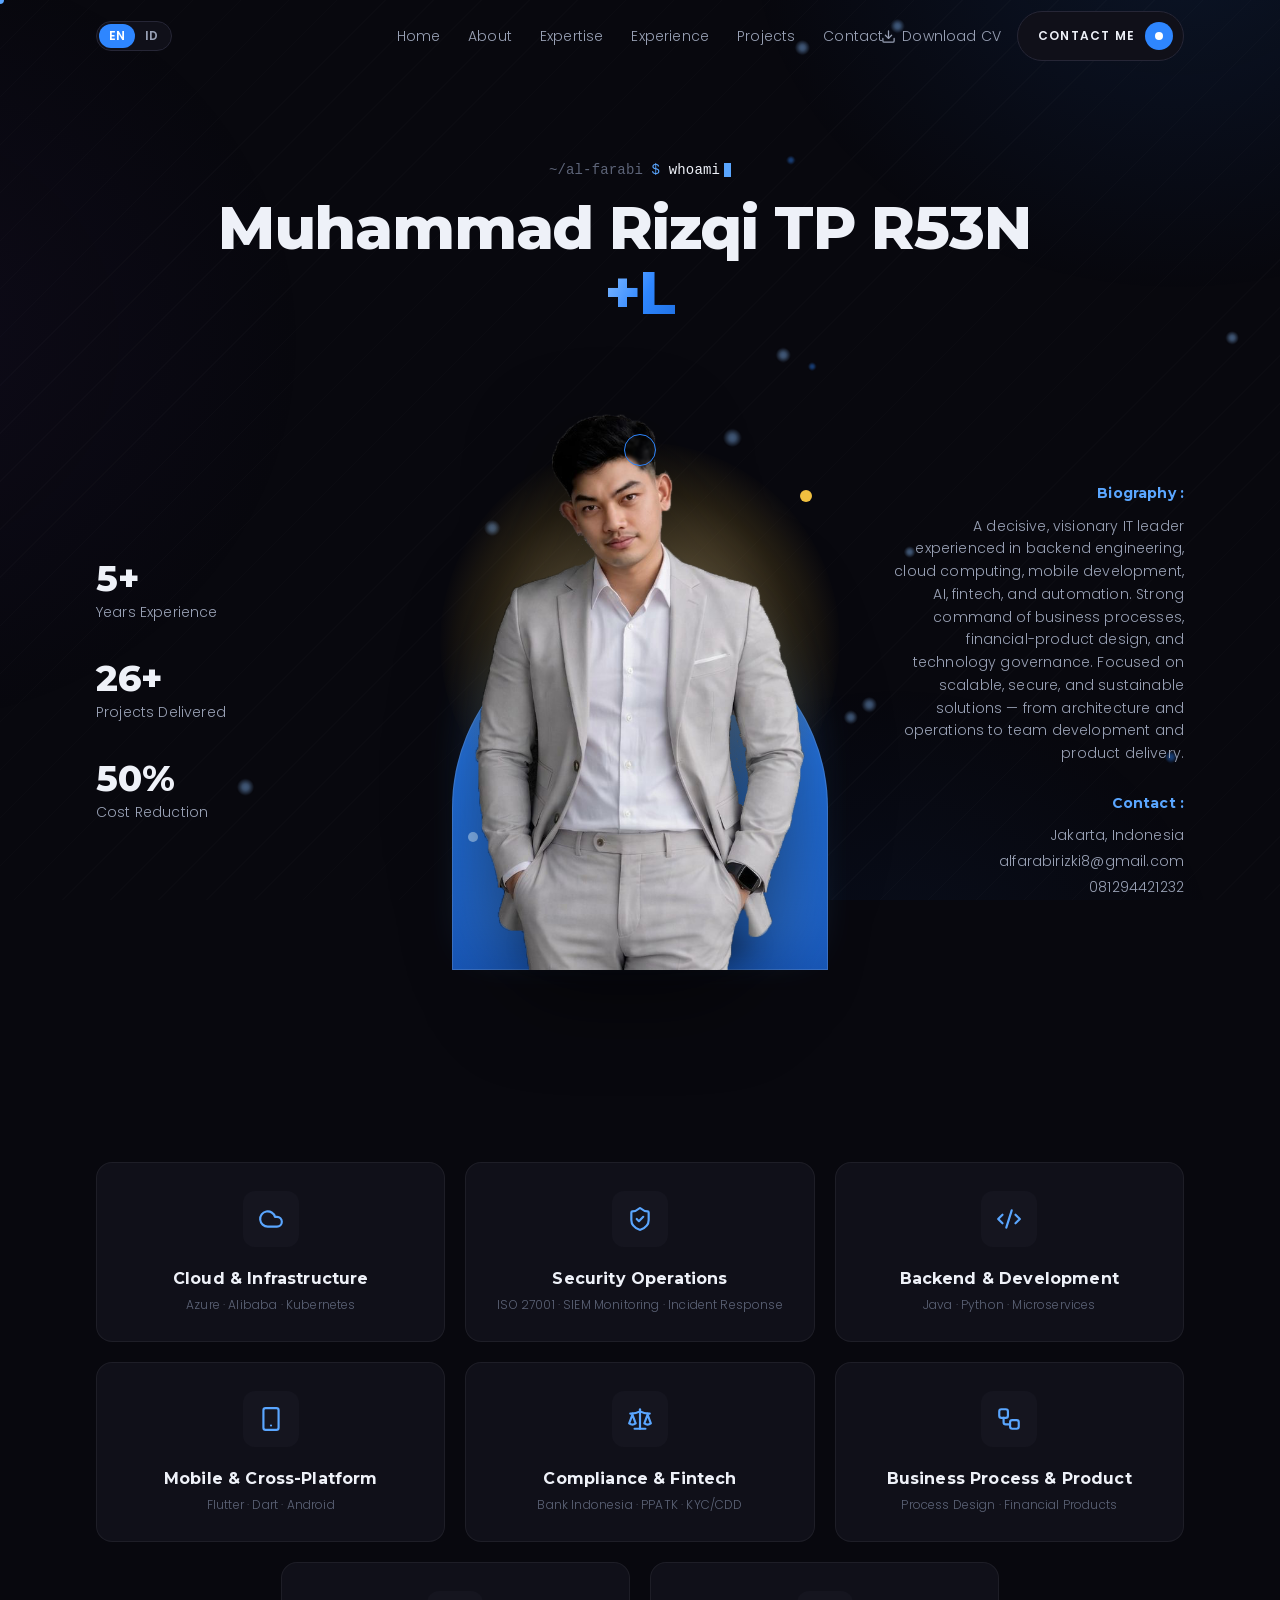
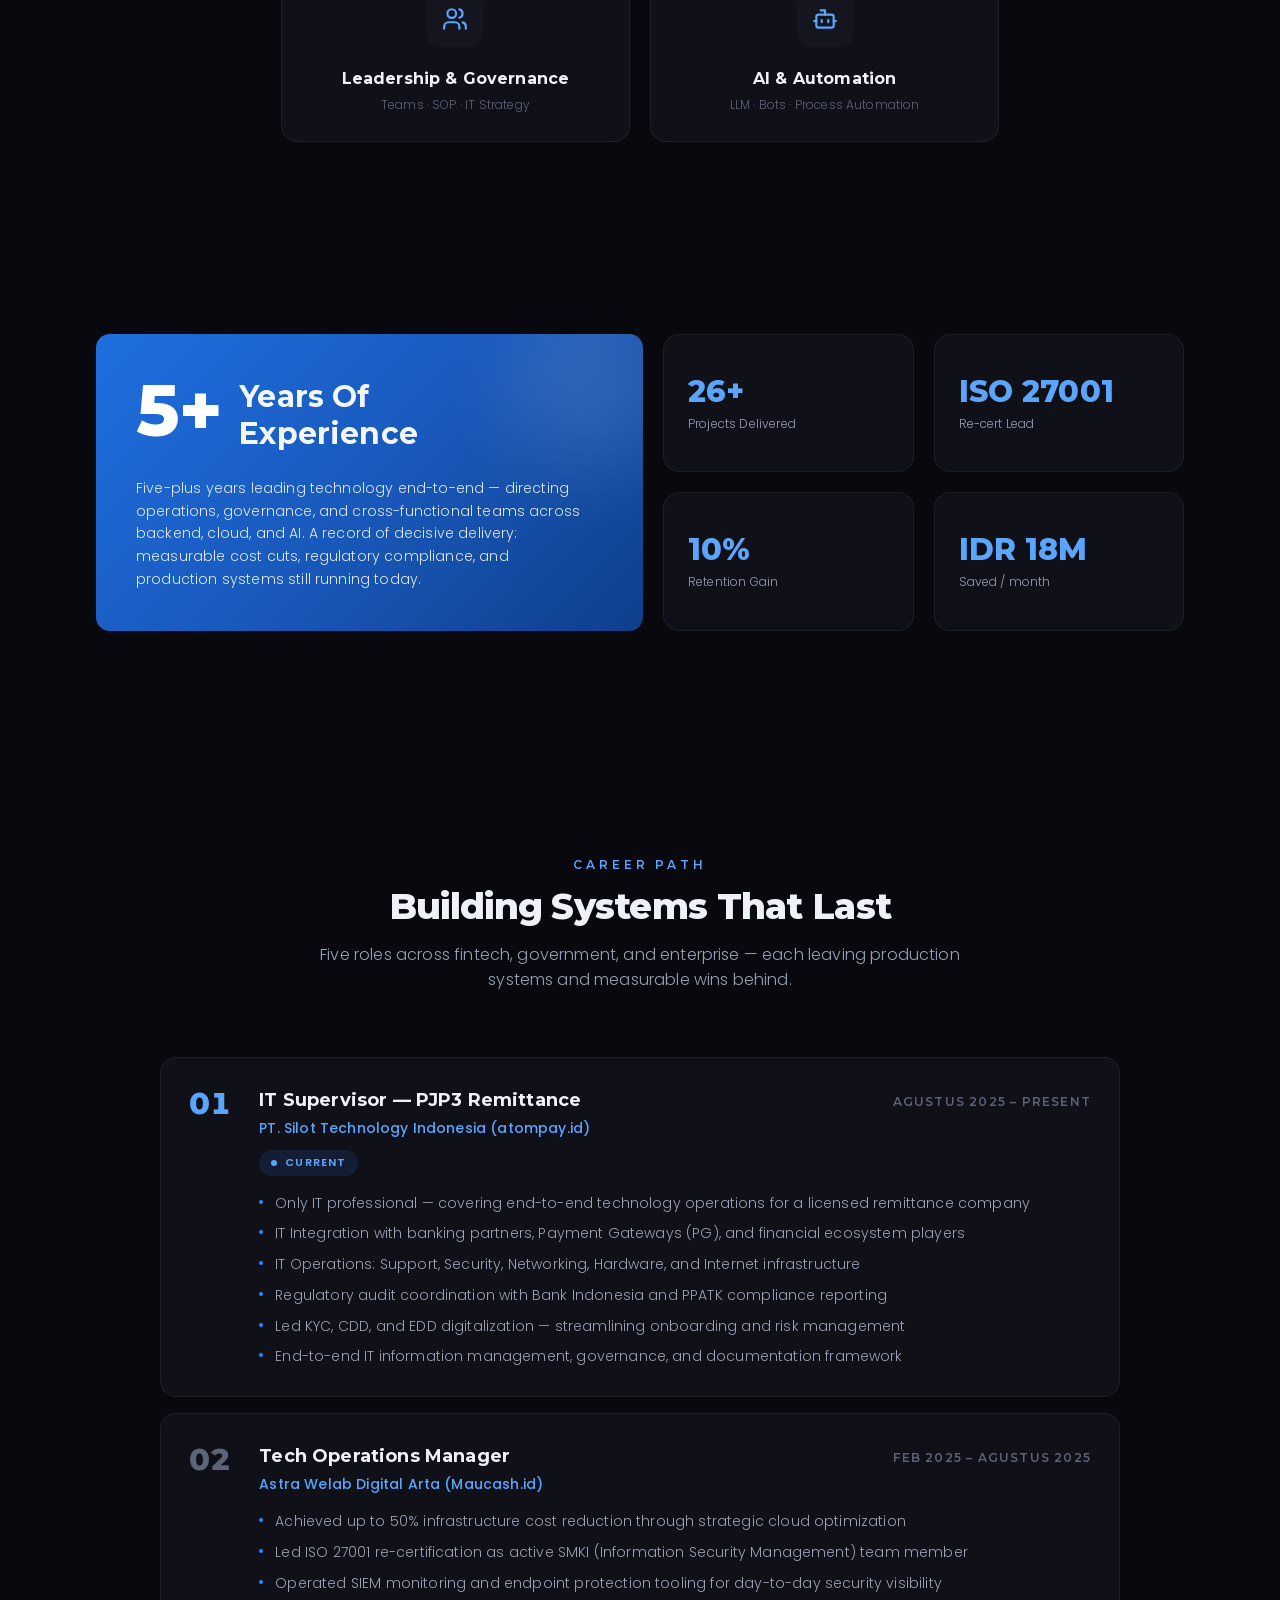
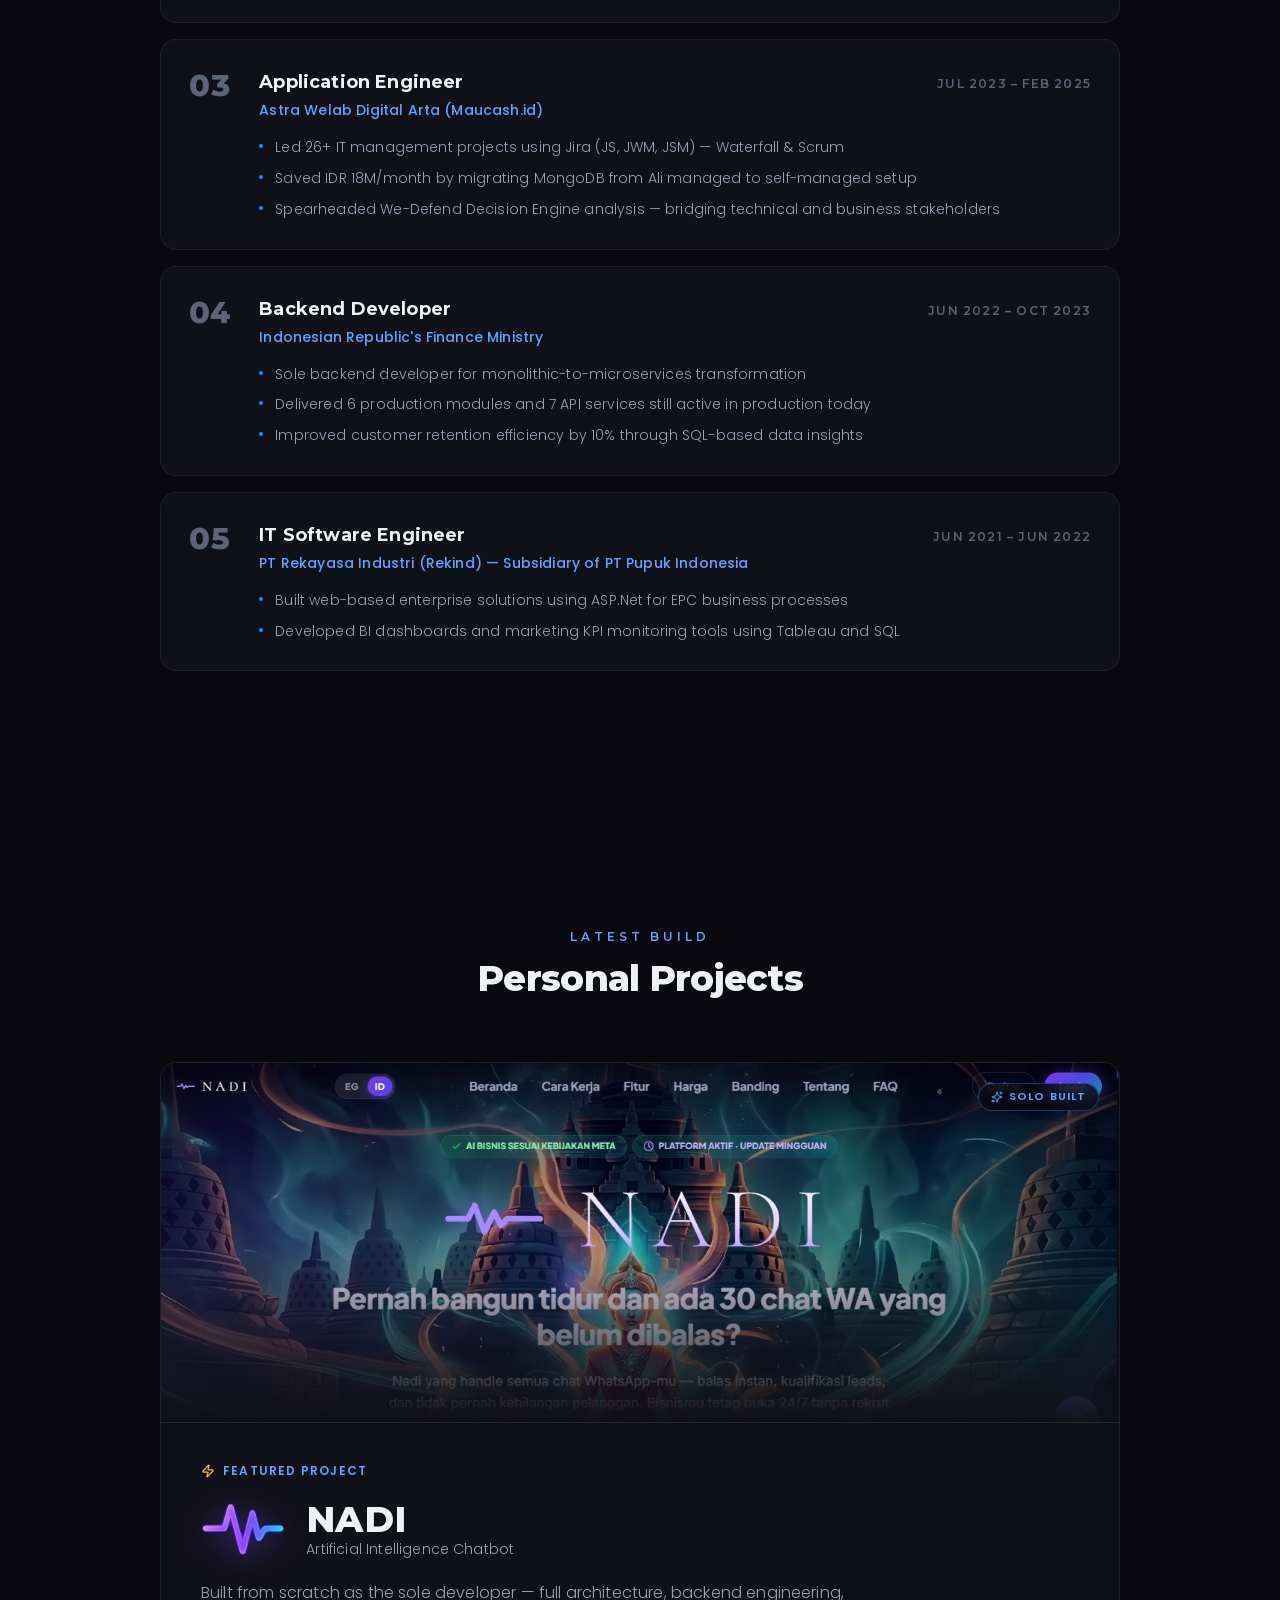
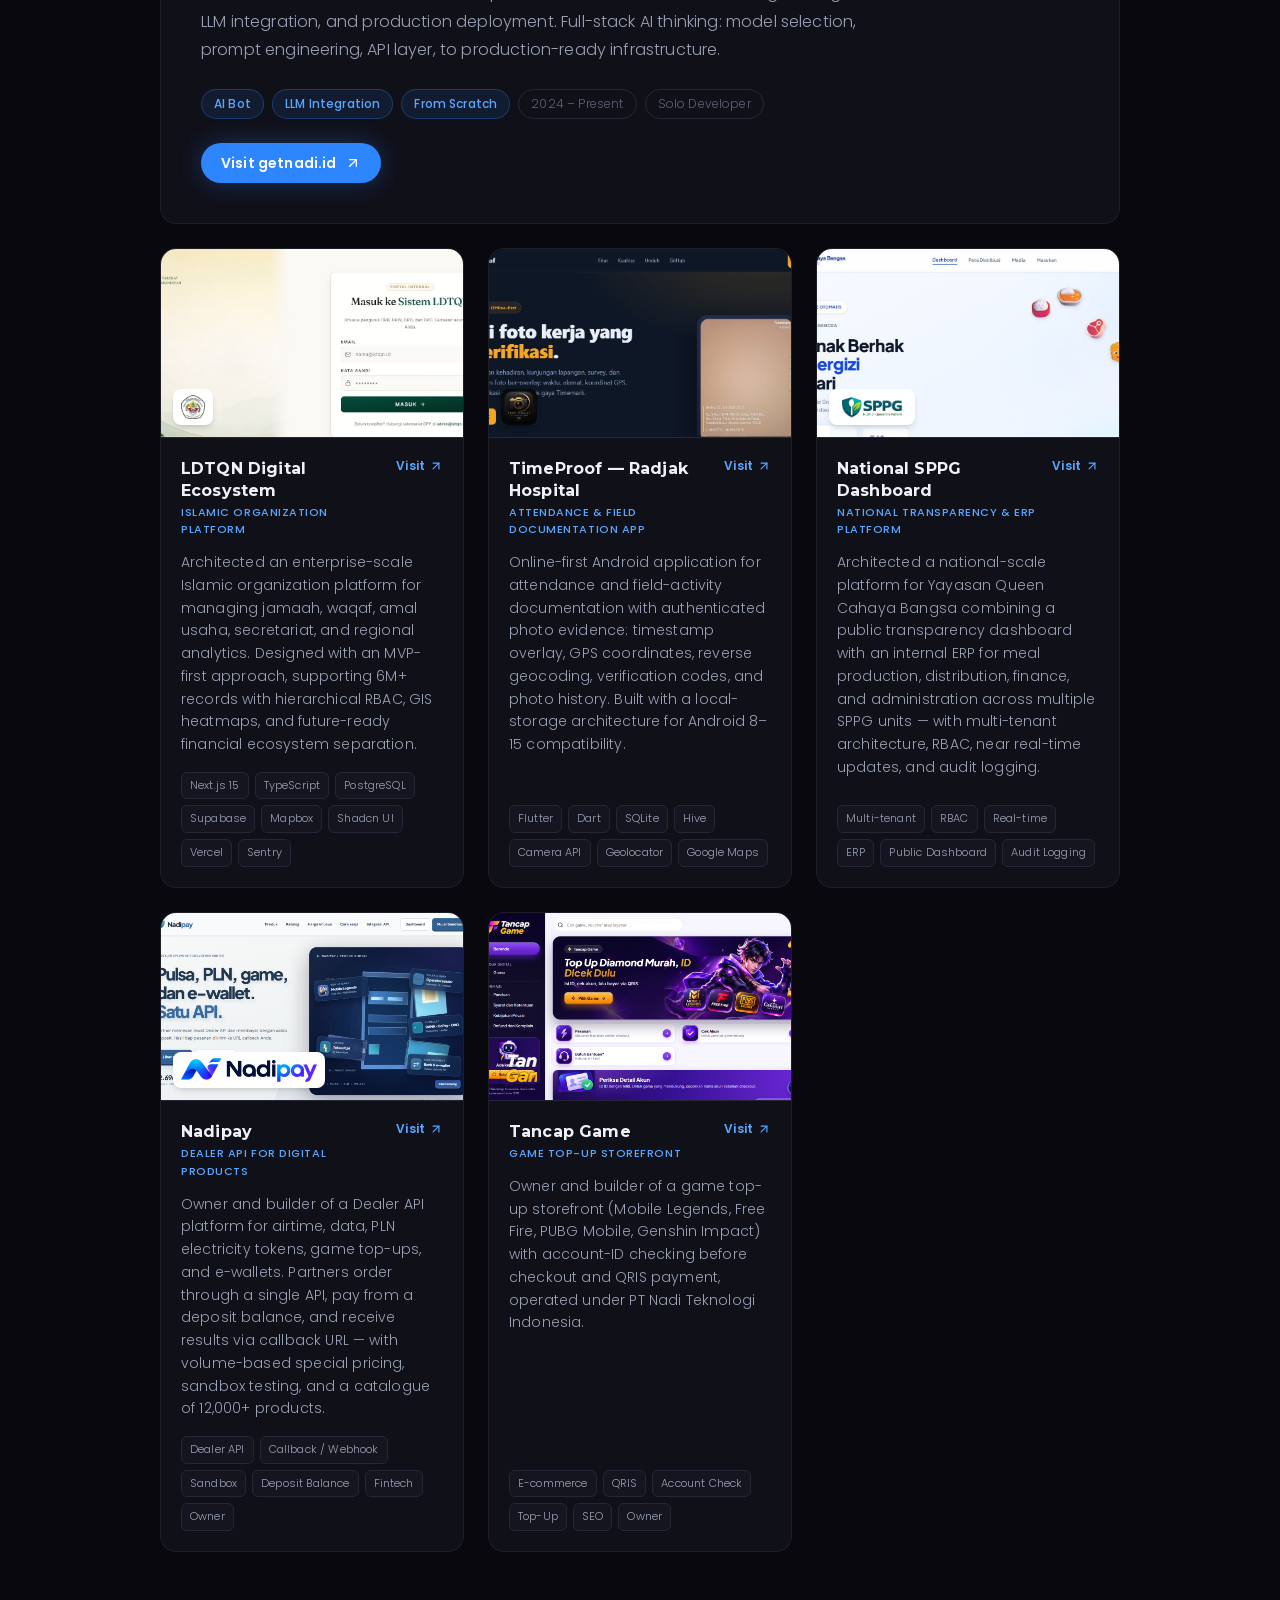
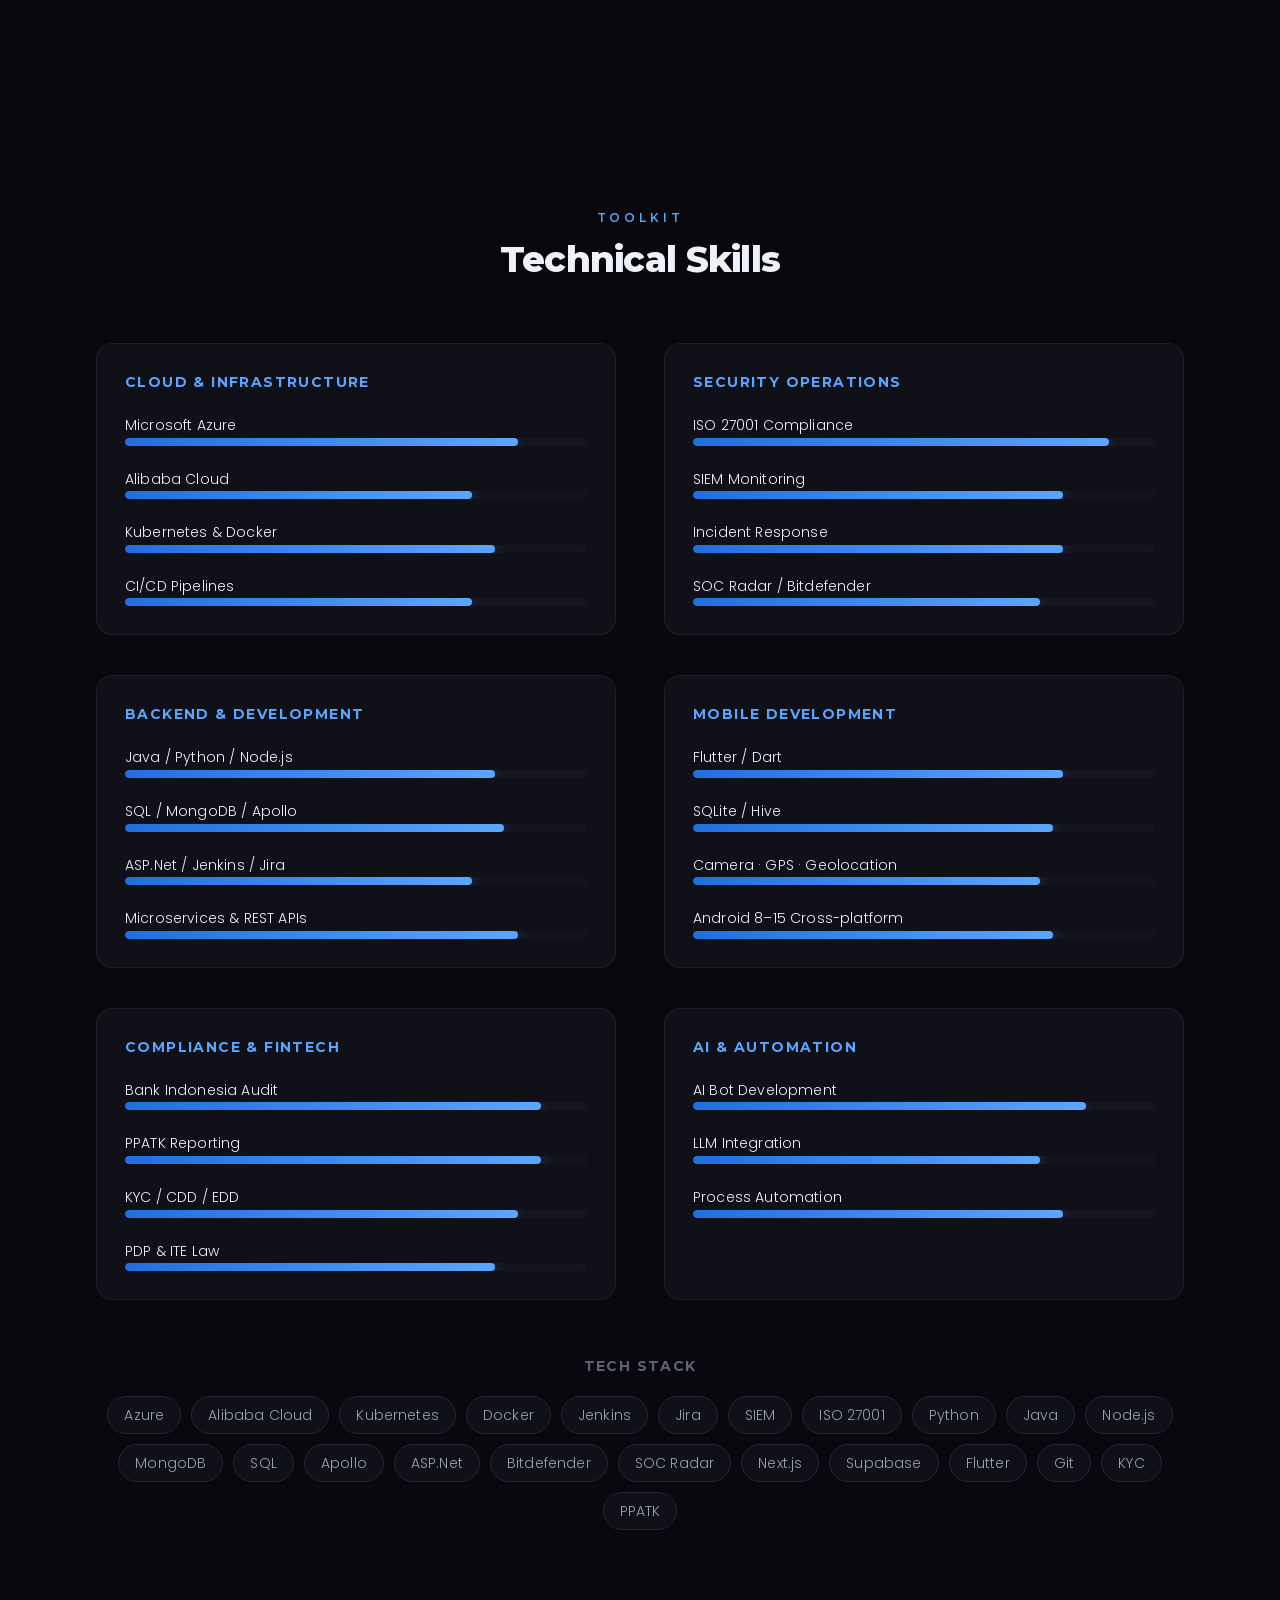
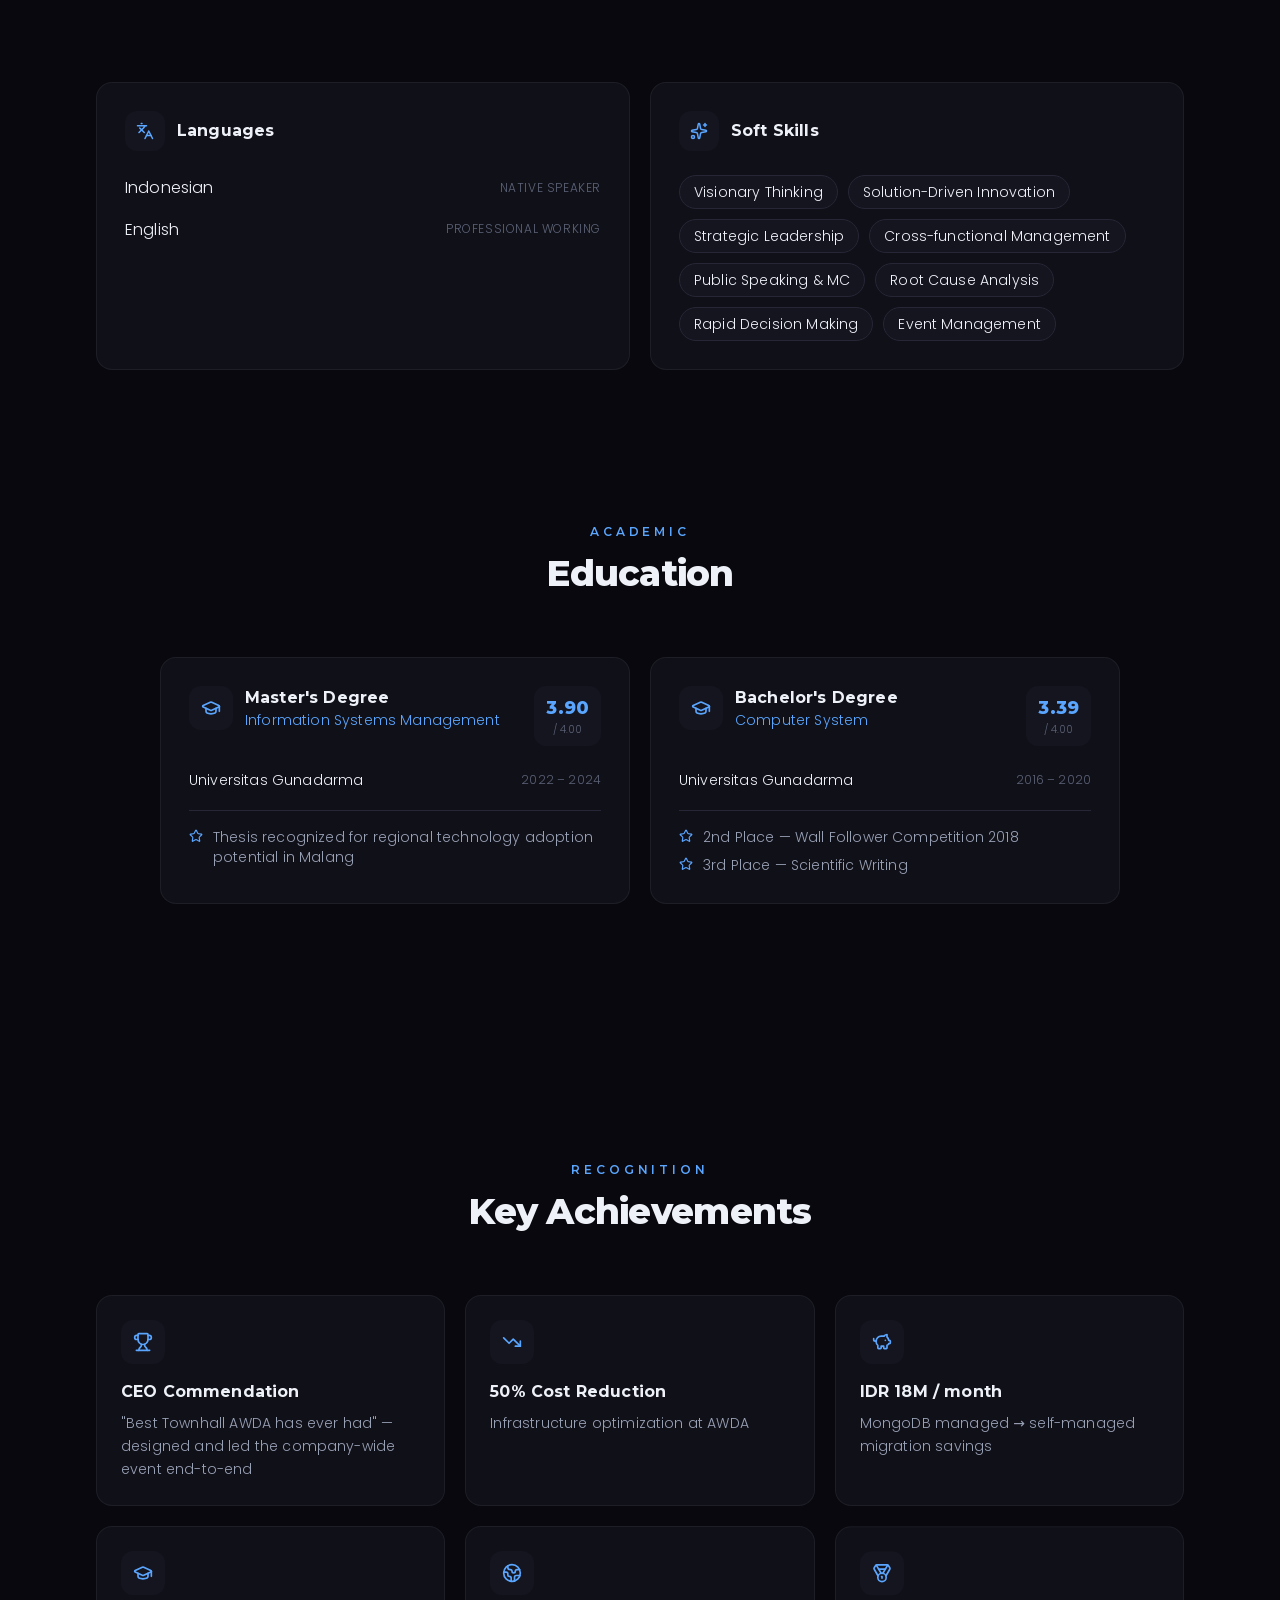
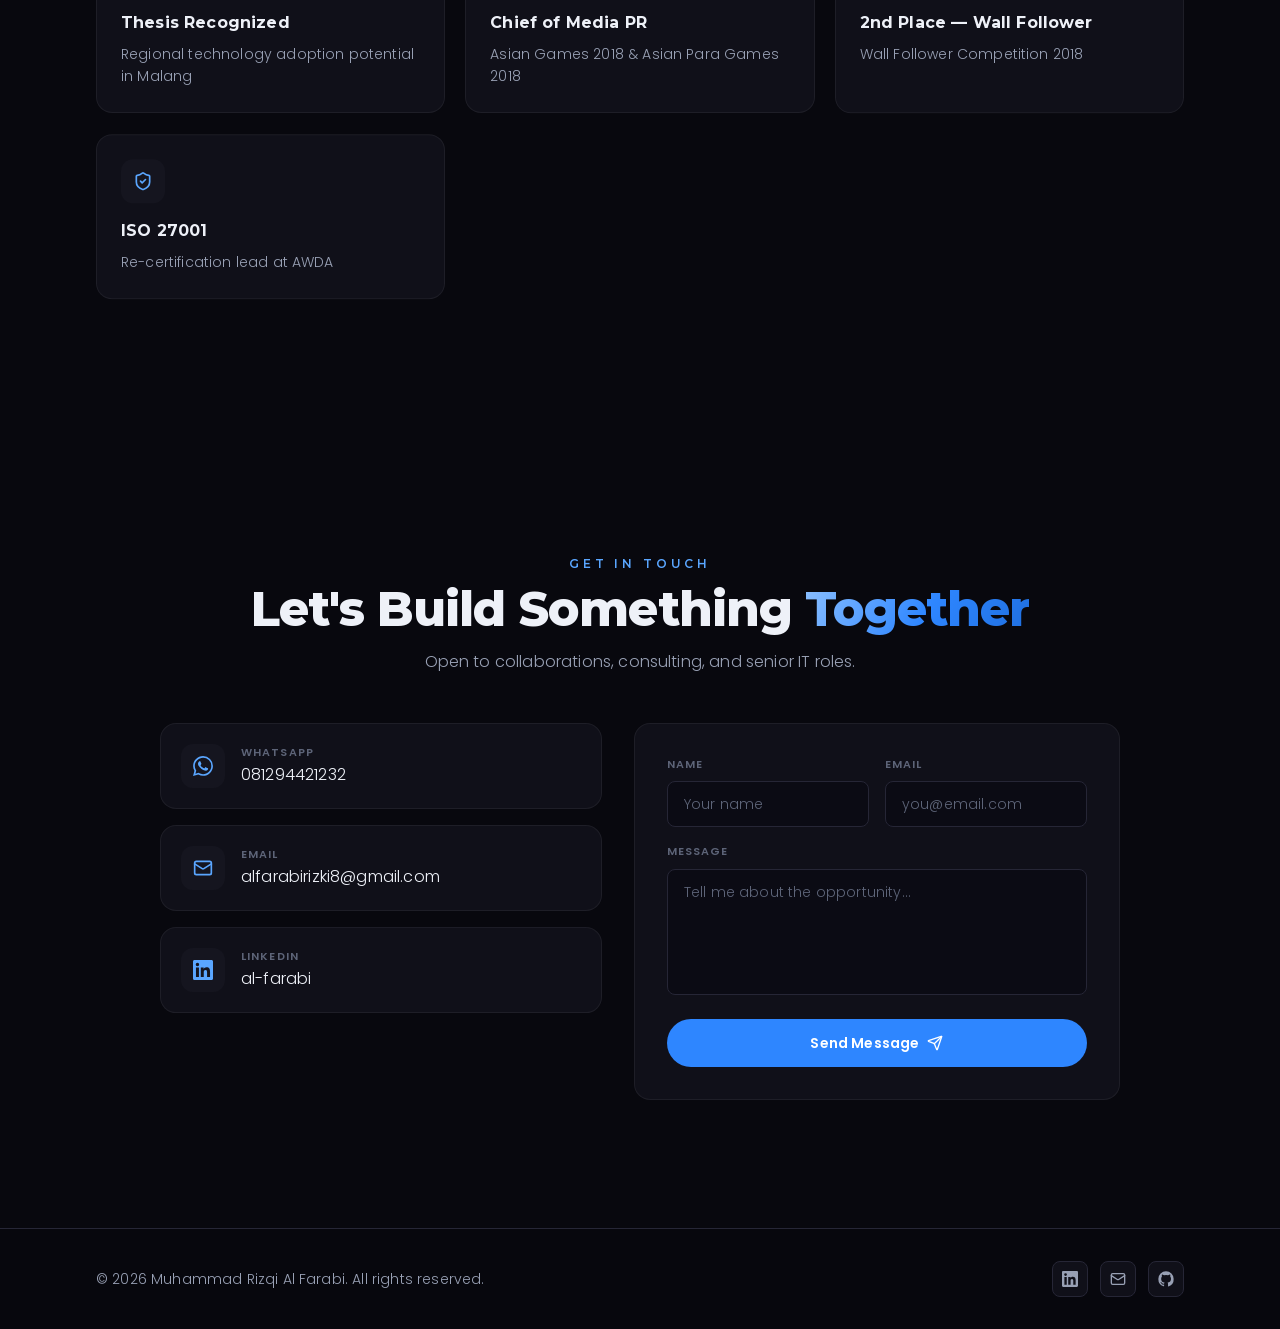
<file: index.html>
<!DOCTYPE html><html lang="en" class="montserrat_215e7918-module__QMhNja__variable poppins_9dca44cd-module__X3L-Oa__variable antialiased"><head><meta charSet="utf-8"/><meta name="viewport" content="width=device-width, initial-scale=1"/><link rel="preload" href="/_next/static/media/8e6fa89aa22d24ec-s.p.2o7m9ogm38dql.woff2" as="font" crossorigin="" type="font/woff2"/><link rel="preload" href="/_next/static/media/a218039a3287bcfd-s.p.43zbiuwnnoiok.woff2" as="font" crossorigin="" type="font/woff2"/><link rel="preload" href="/_next/static/media/c875c6f5d3e977ac-s.p.1h18_wedhzk4h.woff2" as="font" crossorigin="" type="font/woff2"/><link rel="preload" href="/_next/static/media/e2334d715941921e-s.p.3o_v2fun1jzxk.woff2" as="font" crossorigin="" type="font/woff2"/><link rel="preload" href="/_next/static/media/e8f2fbee2754df70-s.p.1dqa_6e_ad4sj.woff2" as="font" crossorigin="" type="font/woff2"/><link rel="preload" as="image" href="/photo.png"/><link rel="stylesheet" href="/_next/static/chunks/01qiyfp144fhr.css" data-precedence="next"/><link rel="preload" as="script" fetchPriority="low" href="/_next/static/chunks/1n9osgqq4gism.js"/><script src="/_next/static/chunks/0ebntuahan0ub.js" async=""></script><script src="/_next/static/chunks/3peubv2924kx4.js" async=""></script><script src="/_next/static/chunks/turbopack-3cn-w6olsgis5.js" async=""></script><script src="/_next/static/chunks/1kded4eumss_z.js" async=""></script><script src="/_next/static/chunks/14mumt5_n0xhi.js" async=""></script><script src="/_next/static/chunks/1swp6upooiqw_.js" async=""></script><script src="/_next/static/chunks/0d8bf14o58g-v.js" async=""></script><meta name="next-size-adjust" content=""/><title>Muhammad Rizqi Al Farabi - Tech Manager &amp; AI Builder</title><meta name="description" content="Decisive technology leader spanning backend, cloud, cybersecurity, AI, and fintech compliance. 5+ years leading IT operations, governance, and teams end-to-end."/><meta name="author" content="Muhammad Rizqi Al Farabi"/><meta name="keywords" content="Tech Manager,Technology Manager,AI Builder,IT Leadership,Cloud,Cybersecurity,Fintech Compliance,Indonesia IT"/><meta property="og:title" content="Muhammad Rizqi Al Farabi - Tech Manager &amp; AI Builder"/><meta property="og:description" content="Decisive technology leader across cloud, security, AI, and fintech compliance."/><meta property="og:type" content="website"/><meta name="twitter:card" content="summary"/><meta name="twitter:title" content="Muhammad Rizqi Al Farabi - Tech Manager &amp; AI Builder"/><meta name="twitter:description" content="Decisive technology leader across cloud, security, AI, and fintech compliance."/><link rel="icon" href="/favicon.ico?favicon.2vob68tjqpejf.ico" sizes="256x256" type="image/x-icon"/><script src="/_next/static/chunks/0cz1d0mv5g_q7.js" noModule=""></script></head><body><div hidden=""><!--$--><!--/$--></div><div aria-hidden="true" class="pointer-events-none fixed inset-0 z-0" style="background-image:radial-gradient(45rem 38rem at 92% -8%, rgba(31,111,224,0.12), transparent 60%),radial-gradient(42rem 40rem at -8% 38%, rgba(42,23,80,0.16), transparent 60%),radial-gradient(34rem 30rem at 70% 108%, rgba(24,87,184,0.08), transparent 60%),repeating-linear-gradient(135deg, rgba(255,255,255,0.016) 0px, rgba(255,255,255,0.016) 1px, transparent 1px, transparent 34px)"></div><header class="fixed inset-x-0 top-0 z-50 transition-all duration-300 border-b border-transparent"><nav class="relative mx-auto flex h-[68px] max-w-6xl items-center px-5 sm:px-8 md:h-[72px]"><div class="hidden md:block"><div class="flex items-center rounded-full border border-[var(--border-solid)] bg-[var(--surface)] p-0.5 text-xs font-semibold "><button class="rounded-full px-2.5 py-1 uppercase transition-colors bg-[var(--blue-500)] text-white" aria-pressed="true">en</button><button class="rounded-full px-2.5 py-1 uppercase transition-colors text-[var(--muted)] hover:text-[var(--blue-400)]" aria-pressed="false">id</button></div></div><ul class="absolute left-1/2 hidden -translate-x-1/2 items-center gap-7 md:flex"><li><a href="#hero" class="text-sm text-[var(--muted)] transition-colors hover:text-[var(--blue-400)]">Home</a></li><li><a href="#about" class="text-sm text-[var(--muted)] transition-colors hover:text-[var(--blue-400)]">About</a></li><li><a href="#expertise" class="text-sm text-[var(--muted)] transition-colors hover:text-[var(--blue-400)]">Expertise</a></li><li><a href="#experience" class="text-sm text-[var(--muted)] transition-colors hover:text-[var(--blue-400)]">Experience</a></li><li><a href="#projects" class="text-sm text-[var(--muted)] transition-colors hover:text-[var(--blue-400)]">Projects</a></li><li><a href="#contact" class="text-sm text-[var(--muted)] transition-colors hover:text-[var(--blue-400)]">Contact</a></li></ul><div class="ml-auto hidden items-center gap-4 md:flex"><a href="/cv" class="inline-flex items-center gap-1.5 text-sm text-[var(--muted)] transition-colors hover:text-[var(--blue-400)]"><svg xmlns="http://www.w3.org/2000/svg" width="15" height="15" viewBox="0 0 24 24" fill="none" stroke="currentColor" stroke-width="2" stroke-linecap="round" stroke-linejoin="round" class="lucide lucide-download" aria-hidden="true"><path d="M12 15V3"></path><path d="M21 15v4a2 2 0 0 1-2 2H5a2 2 0 0 1-2-2v-4"></path><path d="m7 10 5 5 5-5"></path></svg>Download CV</a><a href="#contact" class="group inline-flex items-center gap-2.5 rounded-full border border-[var(--border-solid)] bg-[var(--surface)] py-2.5 pl-5 pr-2.5 text-xs font-semibold uppercase tracking-widest text-[var(--text)] transition-colors hover:border-[var(--blue-500)]">Contact Me<span class="grid h-7 w-7 place-items-center rounded-full bg-[var(--blue-500)] transition-transform group-hover:scale-110"><span class="h-2 w-2 rounded-full bg-white"></span></span></a></div><div class="ml-auto flex items-center gap-3 md:hidden"><div class="flex items-center rounded-full border border-[var(--border-solid)] bg-[var(--surface)] p-0.5 text-xs font-semibold "><button class="rounded-full px-2.5 py-1 uppercase transition-colors bg-[var(--blue-500)] text-white" aria-pressed="true">en</button><button class="rounded-full px-2.5 py-1 uppercase transition-colors text-[var(--muted)] hover:text-[var(--blue-400)]" aria-pressed="false">id</button></div><button class="grid h-10 w-10 place-items-center rounded-lg border border-[var(--border-solid)] bg-[var(--surface)] text-[var(--text)]" aria-label="Toggle menu" aria-expanded="false"><svg xmlns="http://www.w3.org/2000/svg" width="20" height="20" viewBox="0 0 24 24" fill="none" stroke="currentColor" stroke-width="2" stroke-linecap="round" stroke-linejoin="round" class="lucide lucide-menu" aria-hidden="true"><path d="M4 5h16"></path><path d="M4 12h16"></path><path d="M4 19h16"></path></svg></button></div></nav></header><main class="relative"><section id="hero" class="relative z-10 mx-auto max-w-6xl px-5 pt-28 pb-16 sm:px-8 sm:pt-40 sm:pb-24"><div class="text-center"><p class="mb-4 font-mono text-xs text-[var(--blue-400)] sm:text-sm" style="opacity:0;transform:translateY(8px)"><span class="text-[var(--faint)]">~/al-farabi</span> $<!-- --> <span class="text-[var(--text)]">whoami</span><span class="ml-1 inline-block h-3.5 w-[7px] animate-pulse bg-[var(--blue-400)] align-middle"></span></p><h1 class="font-heading text-[30px] font-extrabold leading-[1.08] tracking-tight sm:text-6xl" style="opacity:0;filter:blur(14px)"><span>Muhammad Rizqi Al Farabi</span><br/><span class="inline-block min-h-[1.15em] text-blue-gradient"><span>an IT Supervisor</span></span></h1></div><div class="mt-14 grid items-center gap-12 sm:mt-20 lg:grid-cols-[0.9fr_1.1fr_0.9fr]"><div class="order-2 flex flex-row justify-center gap-6 sm:gap-8 lg:order-1 lg:flex-col lg:justify-start lg:gap-9"><div style="opacity:0;transform:translateY(32px)"><div class="font-heading text-3xl font-extrabold text-[var(--text)] sm:text-4xl">5+</div><div class="mt-1 text-xs text-[var(--muted)] sm:text-sm">Years Experience</div></div><div style="opacity:0;transform:translateY(32px)"><div class="font-heading text-3xl font-extrabold text-[var(--text)] sm:text-4xl">26+</div><div class="mt-1 text-xs text-[var(--muted)] sm:text-sm">Projects Delivered</div></div><div style="opacity:0;transform:translateY(32px)"><div class="font-heading text-3xl font-extrabold text-[var(--text)] sm:text-4xl">50%</div><div class="mt-1 text-xs text-[var(--muted)] sm:text-sm">Cost Reduction</div></div></div><div class="order-1 flex justify-center lg:order-2" style="opacity:0;transform:translateY(32px)"><div class="relative flex h-[500px] w-[340px] items-end justify-center sm:h-[560px] sm:w-[400px]"><div class="absolute inset-x-3 bottom-0 h-[350px] rounded-t-full bg-gradient-to-b from-[var(--blue-500)] via-[var(--blue-600)] to-[var(--blue-700)]"></div><div class="absolute inset-x-8 bottom-6 h-[360px] rounded-t-full bg-[var(--blue-400)] opacity-25 blur-xl"></div><div class="absolute inset-x-3 bottom-0 h-[350px] rounded-t-full border border-white/15"></div><div class="absolute left-1/2 top-8 z-[1] h-[400px] w-[400px] -translate-x-1/2 rounded-full" style="background:radial-gradient(circle, rgba(255,248,228,0.6) 0%, rgba(244,206,120,0.34) 34%, rgba(240,192,64,0.14) 54%, transparent 72%)"></div><div class="absolute bottom-3 z-[2] h-6 w-56 rounded-[50%] bg-black/45 blur-md"></div><img alt="Muhammad Rizqi Al Farabi" width="548" height="909" decoding="async" data-nimg="1" class="relative z-10 h-full w-auto object-contain object-bottom drop-shadow-[0_26px_42px_rgba(0,0,0,0.5)]" style="color:transparent" src="/photo.png"/><span class="absolute right-7 top-20 z-20 h-3 w-3 rounded-full bg-[var(--gold)]"></span><span class="absolute left-7 bottom-32 z-0 h-2.5 w-2.5 rounded-full bg-[var(--blue-300)]"></span></div></div><div class="order-3 space-y-7 text-center lg:text-right"><div style="opacity:0;transform:translateY(32px)"><p class="font-heading text-sm font-bold text-[var(--blue-400)]">Biography :</p><p class="mx-auto mt-3 max-w-xs text-sm leading-relaxed text-[var(--muted)] lg:ml-auto lg:mr-0">A decisive, visionary IT leader experienced in backend engineering, cloud computing, mobile development, AI, fintech, and automation. Strong command of business processes, financial-product design, and technology governance. Focused on scalable, secure, and sustainable solutions — from architecture and operations to team development and product delivery.</p></div><div style="opacity:0;transform:translateY(32px)"><p class="font-heading text-sm font-bold text-[var(--blue-400)]">Contact :</p><div class="mt-3 space-y-1.5 text-sm text-[var(--muted)]"><p>Jakarta, Indonesia</p><a href="mailto:alfarabirizki8@gmail.com" class="block hover:text-[var(--blue-400)]">alfarabirizki8@gmail.com</a><a href="tel:081294421232" class="block hover:text-[var(--blue-400)]">081294421232</a></div></div></div></div></section><section id="expertise" class="relative z-10 mx-auto max-w-6xl scroll-mt-24 px-5 py-16 sm:px-8 sm:py-24"><div class="flex flex-wrap justify-center gap-5"><div class="reeni-card group w-full p-7 text-center transition-colors hover:border-[var(--blue-500)] sm:w-[calc(50%-0.625rem)] lg:w-[calc(33.333%-0.84rem)]" style="opacity:0;transform:translateY(32px)"><div class="mx-auto grid h-14 w-14 place-items-center rounded-xl bg-[var(--surface-2)] text-[var(--blue-400)] transition-colors group-hover:bg-[var(--blue-500)] group-hover:text-white"><svg xmlns="http://www.w3.org/2000/svg" width="26" height="26" viewBox="0 0 24 24" fill="none" stroke="currentColor" stroke-width="2" stroke-linecap="round" stroke-linejoin="round" class="lucide lucide-cloud" aria-hidden="true"><path d="M17.5 19H9a7 7 0 1 1 6.71-9h1.79a4.5 4.5 0 1 1 0 9Z"></path></svg></div><h3 class="mt-5 font-heading text-base font-bold text-[var(--text)]">Cloud &amp; Infrastructure</h3><p class="mt-1.5 text-xs text-[var(--faint)]">Azure · Alibaba · Kubernetes</p></div><div class="reeni-card group w-full p-7 text-center transition-colors hover:border-[var(--blue-500)] sm:w-[calc(50%-0.625rem)] lg:w-[calc(33.333%-0.84rem)]" style="opacity:0;transform:translateY(32px)"><div class="mx-auto grid h-14 w-14 place-items-center rounded-xl bg-[var(--surface-2)] text-[var(--blue-400)] transition-colors group-hover:bg-[var(--blue-500)] group-hover:text-white"><svg xmlns="http://www.w3.org/2000/svg" width="26" height="26" viewBox="0 0 24 24" fill="none" stroke="currentColor" stroke-width="2" stroke-linecap="round" stroke-linejoin="round" class="lucide lucide-shield-check" aria-hidden="true"><path d="M20 13c0 5-3.5 7.5-7.66 8.95a1 1 0 0 1-.67-.01C7.5 20.5 4 18 4 13V6a1 1 0 0 1 1-1c2 0 4.5-1.2 6.24-2.72a1.17 1.17 0 0 1 1.52 0C14.51 3.81 17 5 19 5a1 1 0 0 1 1 1z"></path><path d="m9 12 2 2 4-4"></path></svg></div><h3 class="mt-5 font-heading text-base font-bold text-[var(--text)]">Security Operations</h3><p class="mt-1.5 text-xs text-[var(--faint)]">ISO 27001 · SIEM Monitoring · Incident Response</p></div><div class="reeni-card group w-full p-7 text-center transition-colors hover:border-[var(--blue-500)] sm:w-[calc(50%-0.625rem)] lg:w-[calc(33.333%-0.84rem)]" style="opacity:0;transform:translateY(32px)"><div class="mx-auto grid h-14 w-14 place-items-center rounded-xl bg-[var(--surface-2)] text-[var(--blue-400)] transition-colors group-hover:bg-[var(--blue-500)] group-hover:text-white"><svg xmlns="http://www.w3.org/2000/svg" width="26" height="26" viewBox="0 0 24 24" fill="none" stroke="currentColor" stroke-width="2" stroke-linecap="round" stroke-linejoin="round" class="lucide lucide-code-xml" aria-hidden="true"><path d="m18 16 4-4-4-4"></path><path d="m6 8-4 4 4 4"></path><path d="m14.5 4-5 16"></path></svg></div><h3 class="mt-5 font-heading text-base font-bold text-[var(--text)]">Backend &amp; Development</h3><p class="mt-1.5 text-xs text-[var(--faint)]">Java · Python · Microservices</p></div><div class="reeni-card group w-full p-7 text-center transition-colors hover:border-[var(--blue-500)] sm:w-[calc(50%-0.625rem)] lg:w-[calc(33.333%-0.84rem)]" style="opacity:0;transform:translateY(32px)"><div class="mx-auto grid h-14 w-14 place-items-center rounded-xl bg-[var(--surface-2)] text-[var(--blue-400)] transition-colors group-hover:bg-[var(--blue-500)] group-hover:text-white"><svg xmlns="http://www.w3.org/2000/svg" width="26" height="26" viewBox="0 0 24 24" fill="none" stroke="currentColor" stroke-width="2" stroke-linecap="round" stroke-linejoin="round" class="lucide lucide-smartphone" aria-hidden="true"><rect width="14" height="20" x="5" y="2" rx="2" ry="2"></rect><path d="M12 18h.01"></path></svg></div><h3 class="mt-5 font-heading text-base font-bold text-[var(--text)]">Mobile &amp; Cross-Platform</h3><p class="mt-1.5 text-xs text-[var(--faint)]">Flutter · Dart · Android</p></div><div class="reeni-card group w-full p-7 text-center transition-colors hover:border-[var(--blue-500)] sm:w-[calc(50%-0.625rem)] lg:w-[calc(33.333%-0.84rem)]" style="opacity:0;transform:translateY(32px)"><div class="mx-auto grid h-14 w-14 place-items-center rounded-xl bg-[var(--surface-2)] text-[var(--blue-400)] transition-colors group-hover:bg-[var(--blue-500)] group-hover:text-white"><svg xmlns="http://www.w3.org/2000/svg" width="26" height="26" viewBox="0 0 24 24" fill="none" stroke="currentColor" stroke-width="2" stroke-linecap="round" stroke-linejoin="round" class="lucide lucide-scale" aria-hidden="true"><path d="M12 3v18"></path><path d="m19 8 3 8a5 5 0 0 1-6 0zV7"></path><path d="M3 7h1a17 17 0 0 0 8-2 17 17 0 0 0 8 2h1"></path><path d="m5 8 3 8a5 5 0 0 1-6 0zV7"></path><path d="M7 21h10"></path></svg></div><h3 class="mt-5 font-heading text-base font-bold text-[var(--text)]">Compliance &amp; Fintech</h3><p class="mt-1.5 text-xs text-[var(--faint)]">Bank Indonesia · PPATK · KYC/CDD</p></div><div class="reeni-card group w-full p-7 text-center transition-colors hover:border-[var(--blue-500)] sm:w-[calc(50%-0.625rem)] lg:w-[calc(33.333%-0.84rem)]" style="opacity:0;transform:translateY(32px)"><div class="mx-auto grid h-14 w-14 place-items-center rounded-xl bg-[var(--surface-2)] text-[var(--blue-400)] transition-colors group-hover:bg-[var(--blue-500)] group-hover:text-white"><svg xmlns="http://www.w3.org/2000/svg" width="26" height="26" viewBox="0 0 24 24" fill="none" stroke="currentColor" stroke-width="2" stroke-linecap="round" stroke-linejoin="round" class="lucide lucide-workflow" aria-hidden="true"><rect width="8" height="8" x="3" y="3" rx="2"></rect><path d="M7 11v4a2 2 0 0 0 2 2h4"></path><rect width="8" height="8" x="13" y="13" rx="2"></rect></svg></div><h3 class="mt-5 font-heading text-base font-bold text-[var(--text)]">Business Process &amp; Product</h3><p class="mt-1.5 text-xs text-[var(--faint)]">Process Design · Financial Products</p></div><div class="reeni-card group w-full p-7 text-center transition-colors hover:border-[var(--blue-500)] sm:w-[calc(50%-0.625rem)] lg:w-[calc(33.333%-0.84rem)]" style="opacity:0;transform:translateY(32px)"><div class="mx-auto grid h-14 w-14 place-items-center rounded-xl bg-[var(--surface-2)] text-[var(--blue-400)] transition-colors group-hover:bg-[var(--blue-500)] group-hover:text-white"><svg xmlns="http://www.w3.org/2000/svg" width="26" height="26" viewBox="0 0 24 24" fill="none" stroke="currentColor" stroke-width="2" stroke-linecap="round" stroke-linejoin="round" class="lucide lucide-users" aria-hidden="true"><path d="M16 21v-2a4 4 0 0 0-4-4H6a4 4 0 0 0-4 4v2"></path><path d="M16 3.128a4 4 0 0 1 0 7.744"></path><path d="M22 21v-2a4 4 0 0 0-3-3.87"></path><circle cx="9" cy="7" r="4"></circle></svg></div><h3 class="mt-5 font-heading text-base font-bold text-[var(--text)]">Leadership &amp; Governance</h3><p class="mt-1.5 text-xs text-[var(--faint)]">Teams · SOP · IT Strategy</p></div><div class="reeni-card group w-full p-7 text-center transition-colors hover:border-[var(--blue-500)] sm:w-[calc(50%-0.625rem)] lg:w-[calc(33.333%-0.84rem)]" style="opacity:0;transform:translateY(32px)"><div class="mx-auto grid h-14 w-14 place-items-center rounded-xl bg-[var(--surface-2)] text-[var(--blue-400)] transition-colors group-hover:bg-[var(--blue-500)] group-hover:text-white"><svg xmlns="http://www.w3.org/2000/svg" width="26" height="26" viewBox="0 0 24 24" fill="none" stroke="currentColor" stroke-width="2" stroke-linecap="round" stroke-linejoin="round" class="lucide lucide-bot" aria-hidden="true"><path d="M12 8V4H8"></path><rect width="16" height="12" x="4" y="8" rx="2"></rect><path d="M2 14h2"></path><path d="M20 14h2"></path><path d="M15 13v2"></path><path d="M9 13v2"></path></svg></div><h3 class="mt-5 font-heading text-base font-bold text-[var(--text)]">AI &amp; Automation</h3><p class="mt-1.5 text-xs text-[var(--faint)]">LLM · Bots · Process Automation</p></div></div></section><section id="about" class="relative z-10 mx-auto max-w-6xl scroll-mt-24 px-5 py-16 sm:px-8 sm:py-24"><div class="grid gap-5 lg:grid-cols-[1.05fr_1fr]"><div class="feature-card relative overflow-hidden p-8 sm:p-10" style="opacity:0;transform:translateX(-60px)"><div class="absolute -right-10 -top-10 h-44 w-44 rounded-full bg-white/10 blur-2xl"></div><div class="relative flex items-start gap-4"><span class="font-heading text-6xl font-extrabold leading-none text-white sm:text-7xl">5+</span><span class="mt-1 whitespace-pre-line font-heading text-2xl font-bold leading-tight text-white/95 sm:text-3xl">Years Of
Experience</span></div><p class="relative mt-6 max-w-md text-sm leading-relaxed text-white/85">Five-plus years leading technology end-to-end — directing operations, governance, and cross-functional teams across backend, cloud, and AI. A record of decisive delivery: measurable cost cuts, regulatory compliance, and production systems still running today.</p></div><div class="grid grid-cols-2 gap-5"><div class="reeni-card flex flex-col justify-center p-6 transition-colors hover:border-[var(--blue-500)]" style="opacity:0;transform:translateY(32px)"><div class="font-heading text-2xl font-extrabold text-[var(--blue-400)] sm:text-3xl">26+</div><div class="mt-1.5 text-xs text-[var(--muted)]">Projects Delivered</div></div><div class="reeni-card flex flex-col justify-center p-6 transition-colors hover:border-[var(--blue-500)]" style="opacity:0;transform:translateY(32px)"><div class="font-heading text-2xl font-extrabold text-[var(--blue-400)] sm:text-3xl">ISO 27001</div><div class="mt-1.5 text-xs text-[var(--muted)]">Re-cert Lead</div></div><div class="reeni-card flex flex-col justify-center p-6 transition-colors hover:border-[var(--blue-500)]" style="opacity:0;transform:translateY(32px)"><div class="font-heading text-2xl font-extrabold text-[var(--blue-400)] sm:text-3xl">10%</div><div class="mt-1.5 text-xs text-[var(--muted)]">Retention Gain</div></div><div class="reeni-card flex flex-col justify-center p-6 transition-colors hover:border-[var(--blue-500)]" style="opacity:0;transform:translateY(32px)"><div class="font-heading text-2xl font-extrabold text-[var(--blue-400)] sm:text-3xl">IDR 18M</div><div class="mt-1.5 text-xs text-[var(--muted)]">Saved / month</div></div></div></div></section><section id="experience" class="relative z-10 mx-auto max-w-5xl scroll-mt-24 px-5 py-20 sm:px-8 sm:py-32"><div class="mb-16 text-center" style="opacity:0;transform:translateY(32px)"><p class="eyebrow mb-3">Career Path</p><h2 class="font-heading text-3xl font-extrabold tracking-tight text-[var(--text)] sm:text-4xl">Building Systems That Last</h2><p class="mt-4 max-w-2xl text-[var(--muted)] mx-auto">Five roles across fintech, government, and enterprise — each leaving production systems and measurable wins behind.</p></div><div class="space-y-4"><div class="reeni-card group flex gap-5 p-6 transition-colors hover:border-[var(--blue-500)] sm:gap-7 sm:p-7 border-[var(--blue-500)]" style="opacity:0;transform:translateY(32px)"><span class="font-heading text-2xl font-extrabold tabular-nums sm:text-3xl text-[var(--blue-400)] transition-colors group-hover:text-[var(--blue-400)]">01</span><div class="flex-1"><div class="flex flex-wrap items-baseline justify-between gap-x-4 gap-y-1"><h3 class="font-heading text-lg font-bold text-[var(--text)]">IT Supervisor — PJP3 Remittance</h3><span class="font-heading text-xs font-semibold uppercase tracking-widest text-[var(--faint)]">Agustus 2025 – Present</span></div><p class="mt-1 text-sm font-medium text-[var(--blue-400)]">PT. Silot Technology Indonesia (atompay.id)</p><span class="mt-3 inline-flex items-center gap-2 rounded-full bg-[var(--blue-500)]/12 px-3 py-1 text-[11px] font-semibold uppercase tracking-widest text-[var(--blue-400)]"><span class="h-1.5 w-1.5 animate-pulse rounded-full bg-[var(--blue-400)]"></span>Current</span><ul class="mt-4 space-y-2"><li class="flex gap-3 text-sm leading-relaxed text-[var(--muted)]"><span class="mt-2 h-1 w-1 shrink-0 rounded-full bg-[var(--blue-500)]"></span><span>Only IT professional — covering end-to-end technology operations for a licensed remittance company</span></li><li class="flex gap-3 text-sm leading-relaxed text-[var(--muted)]"><span class="mt-2 h-1 w-1 shrink-0 rounded-full bg-[var(--blue-500)]"></span><span>IT Integration with banking partners, Payment Gateways (PG), and financial ecosystem players</span></li><li class="flex gap-3 text-sm leading-relaxed text-[var(--muted)]"><span class="mt-2 h-1 w-1 shrink-0 rounded-full bg-[var(--blue-500)]"></span><span>IT Operations: Support, Security, Networking, Hardware, and Internet infrastructure</span></li><li class="flex gap-3 text-sm leading-relaxed text-[var(--muted)]"><span class="mt-2 h-1 w-1 shrink-0 rounded-full bg-[var(--blue-500)]"></span><span>Regulatory audit coordination with Bank Indonesia and PPATK compliance reporting</span></li><li class="flex gap-3 text-sm leading-relaxed text-[var(--muted)]"><span class="mt-2 h-1 w-1 shrink-0 rounded-full bg-[var(--blue-500)]"></span><span>Led KYC, CDD, and EDD digitalization — streamlining onboarding and risk management</span></li><li class="flex gap-3 text-sm leading-relaxed text-[var(--muted)]"><span class="mt-2 h-1 w-1 shrink-0 rounded-full bg-[var(--blue-500)]"></span><span>End-to-end IT information management, governance, and documentation framework</span></li></ul></div></div><div class="reeni-card group flex gap-5 p-6 transition-colors hover:border-[var(--blue-500)] sm:gap-7 sm:p-7 " style="opacity:0;transform:translateY(32px)"><span class="font-heading text-2xl font-extrabold tabular-nums sm:text-3xl text-[var(--faint)] transition-colors group-hover:text-[var(--blue-400)]">02</span><div class="flex-1"><div class="flex flex-wrap items-baseline justify-between gap-x-4 gap-y-1"><h3 class="font-heading text-lg font-bold text-[var(--text)]">Tech Operations Manager</h3><span class="font-heading text-xs font-semibold uppercase tracking-widest text-[var(--faint)]">Feb 2025 – Agustus 2025</span></div><p class="mt-1 text-sm font-medium text-[var(--blue-400)]">Astra Welab Digital Arta (Maucash.id)</p><ul class="mt-4 space-y-2"><li class="flex gap-3 text-sm leading-relaxed text-[var(--muted)]"><span class="mt-2 h-1 w-1 shrink-0 rounded-full bg-[var(--blue-500)]"></span><span>Achieved up to 50% infrastructure cost reduction through strategic cloud optimization</span></li><li class="flex gap-3 text-sm leading-relaxed text-[var(--muted)]"><span class="mt-2 h-1 w-1 shrink-0 rounded-full bg-[var(--blue-500)]"></span><span>Led ISO 27001 re-certification as active SMKI (Information Security Management) team member</span></li><li class="flex gap-3 text-sm leading-relaxed text-[var(--muted)]"><span class="mt-2 h-1 w-1 shrink-0 rounded-full bg-[var(--blue-500)]"></span><span>Operated SIEM monitoring and endpoint protection tooling for day-to-day security visibility</span></li></ul></div></div><div class="reeni-card group flex gap-5 p-6 transition-colors hover:border-[var(--blue-500)] sm:gap-7 sm:p-7 " style="opacity:0;transform:translateY(32px)"><span class="font-heading text-2xl font-extrabold tabular-nums sm:text-3xl text-[var(--faint)] transition-colors group-hover:text-[var(--blue-400)]">03</span><div class="flex-1"><div class="flex flex-wrap items-baseline justify-between gap-x-4 gap-y-1"><h3 class="font-heading text-lg font-bold text-[var(--text)]">Application Engineer</h3><span class="font-heading text-xs font-semibold uppercase tracking-widest text-[var(--faint)]">Jul 2023 – Feb 2025</span></div><p class="mt-1 text-sm font-medium text-[var(--blue-400)]">Astra Welab Digital Arta (Maucash.id)</p><ul class="mt-4 space-y-2"><li class="flex gap-3 text-sm leading-relaxed text-[var(--muted)]"><span class="mt-2 h-1 w-1 shrink-0 rounded-full bg-[var(--blue-500)]"></span><span>Led 26+ IT management projects using Jira (JS, JWM, JSM) — Waterfall &amp; Scrum</span></li><li class="flex gap-3 text-sm leading-relaxed text-[var(--muted)]"><span class="mt-2 h-1 w-1 shrink-0 rounded-full bg-[var(--blue-500)]"></span><span>Saved IDR 18M/month by migrating MongoDB from Ali managed to self-managed setup</span></li><li class="flex gap-3 text-sm leading-relaxed text-[var(--muted)]"><span class="mt-2 h-1 w-1 shrink-0 rounded-full bg-[var(--blue-500)]"></span><span>Spearheaded We-Defend Decision Engine analysis — bridging technical and business stakeholders</span></li></ul></div></div><div class="reeni-card group flex gap-5 p-6 transition-colors hover:border-[var(--blue-500)] sm:gap-7 sm:p-7 " style="opacity:0;transform:translateY(32px)"><span class="font-heading text-2xl font-extrabold tabular-nums sm:text-3xl text-[var(--faint)] transition-colors group-hover:text-[var(--blue-400)]">04</span><div class="flex-1"><div class="flex flex-wrap items-baseline justify-between gap-x-4 gap-y-1"><h3 class="font-heading text-lg font-bold text-[var(--text)]">Backend Developer</h3><span class="font-heading text-xs font-semibold uppercase tracking-widest text-[var(--faint)]">Jun 2022 – Oct 2023</span></div><p class="mt-1 text-sm font-medium text-[var(--blue-400)]">Indonesian Republic&#x27;s Finance Ministry</p><ul class="mt-4 space-y-2"><li class="flex gap-3 text-sm leading-relaxed text-[var(--muted)]"><span class="mt-2 h-1 w-1 shrink-0 rounded-full bg-[var(--blue-500)]"></span><span>Sole backend developer for monolithic-to-microservices transformation</span></li><li class="flex gap-3 text-sm leading-relaxed text-[var(--muted)]"><span class="mt-2 h-1 w-1 shrink-0 rounded-full bg-[var(--blue-500)]"></span><span>Delivered 6 production modules and 7 API services still active in production today</span></li><li class="flex gap-3 text-sm leading-relaxed text-[var(--muted)]"><span class="mt-2 h-1 w-1 shrink-0 rounded-full bg-[var(--blue-500)]"></span><span>Improved customer retention efficiency by 10% through SQL-based data insights</span></li></ul></div></div><div class="reeni-card group flex gap-5 p-6 transition-colors hover:border-[var(--blue-500)] sm:gap-7 sm:p-7 " style="opacity:0;transform:translateY(32px)"><span class="font-heading text-2xl font-extrabold tabular-nums sm:text-3xl text-[var(--faint)] transition-colors group-hover:text-[var(--blue-400)]">05</span><div class="flex-1"><div class="flex flex-wrap items-baseline justify-between gap-x-4 gap-y-1"><h3 class="font-heading text-lg font-bold text-[var(--text)]">IT Software Engineer</h3><span class="font-heading text-xs font-semibold uppercase tracking-widest text-[var(--faint)]">Jun 2021 – Jun 2022</span></div><p class="mt-1 text-sm font-medium text-[var(--blue-400)]">PT Rekayasa Industri (Rekind) — Subsidiary of PT Pupuk Indonesia</p><ul class="mt-4 space-y-2"><li class="flex gap-3 text-sm leading-relaxed text-[var(--muted)]"><span class="mt-2 h-1 w-1 shrink-0 rounded-full bg-[var(--blue-500)]"></span><span>Built web-based enterprise solutions using ASP.Net for EPC business processes</span></li><li class="flex gap-3 text-sm leading-relaxed text-[var(--muted)]"><span class="mt-2 h-1 w-1 shrink-0 rounded-full bg-[var(--blue-500)]"></span><span>Developed BI dashboards and marketing KPI monitoring tools using Tableau and SQL</span></li></ul></div></div></div></section><section id="projects" class="relative z-10 mx-auto max-w-5xl scroll-mt-24 px-5 py-20 sm:px-8 sm:py-32"><div class="mb-16 text-center" style="opacity:0;transform:translateY(32px)"><p class="eyebrow mb-3">Latest Build</p><h2 class="font-heading text-3xl font-extrabold tracking-tight text-[var(--text)] sm:text-4xl">Personal Projects</h2></div><div class="reeni-card group relative overflow-hidden p-0 transition-colors hover:border-[var(--blue-500)]" style="opacity:0;transform:translateY(32px)"><button type="button" class="relative block aspect-[16/6] w-full cursor-zoom-in overflow-hidden border-b border-[var(--border-solid)]"><img alt="NADI" loading="lazy" decoding="async" data-nimg="fill" class="object-cover object-top transition-transform duration-500 group-hover:scale-[1.03]" style="position:absolute;height:100%;width:100%;left:0;top:0;right:0;bottom:0;color:transparent" src="/shot-nadi.jpg"/><div class="absolute inset-0 bg-gradient-to-t from-[var(--surface)] via-transparent to-transparent"></div><span class="absolute right-5 top-5 flex items-center gap-1.5 rounded-full border border-[var(--blue-500)]/40 bg-[var(--bg)]/80 px-3 py-1 text-[11px] font-semibold uppercase tracking-widest text-[var(--blue-400)] backdrop-blur-sm"><svg xmlns="http://www.w3.org/2000/svg" width="12" height="12" viewBox="0 0 24 24" fill="none" stroke="currentColor" stroke-width="2" stroke-linecap="round" stroke-linejoin="round" class="lucide lucide-sparkles" aria-hidden="true"><path d="M11.017 2.814a1 1 0 0 1 1.966 0l1.051 5.558a2 2 0 0 0 1.594 1.594l5.558 1.051a1 1 0 0 1 0 1.966l-5.558 1.051a2 2 0 0 0-1.594 1.594l-1.051 5.558a1 1 0 0 1-1.966 0l-1.051-5.558a2 2 0 0 0-1.594-1.594l-5.558-1.051a1 1 0 0 1 0-1.966l5.558-1.051a2 2 0 0 0 1.594-1.594z"></path><path d="M20 2v4"></path><path d="M22 4h-4"></path><circle cx="4" cy="20" r="2"></circle></svg>Solo Built</span><span class="absolute bottom-4 right-4 grid h-9 w-9 place-items-center rounded-full bg-black/40 text-white opacity-0 backdrop-blur-sm transition-opacity group-hover:opacity-100"><svg xmlns="http://www.w3.org/2000/svg" width="16" height="16" viewBox="0 0 24 24" fill="none" stroke="currentColor" stroke-width="2" stroke-linecap="round" stroke-linejoin="round" class="lucide lucide-expand" aria-hidden="true"><path d="m15 15 6 6"></path><path d="m15 9 6-6"></path><path d="M21 16v5h-5"></path><path d="M21 8V3h-5"></path><path d="M3 16v5h5"></path><path d="m3 21 6-6"></path><path d="M3 8V3h5"></path><path d="M9 9 3 3"></path></svg></span></button><div class="p-8 sm:p-10"><div class="flex items-center gap-2 text-xs font-semibold uppercase tracking-widest text-[var(--blue-400)]"><svg xmlns="http://www.w3.org/2000/svg" width="14" height="14" viewBox="0 0 24 24" fill="none" stroke="currentColor" stroke-width="2" stroke-linecap="round" stroke-linejoin="round" class="lucide lucide-zap text-[var(--gold)]" aria-hidden="true"><path d="M4 14a1 1 0 0 1-.78-1.63l9.9-10.2a.5.5 0 0 1 .86.46l-1.92 6.02A1 1 0 0 0 13 10h7a1 1 0 0 1 .78 1.63l-9.9 10.2a.5.5 0 0 1-.86-.46l1.92-6.02A1 1 0 0 0 11 14z"></path></svg>Featured Project</div><div class="mt-5 flex items-center gap-5"><img alt="NADI" loading="lazy" width="160" height="106" decoding="async" data-nimg="1" class="h-12 w-auto shrink-0 object-contain drop-shadow-[0_4px_16px_rgba(124,92,255,0.4)] sm:h-14" style="color:transparent" src="/logo-nadi.png"/><div><h3 class="font-heading text-3xl font-extrabold text-[var(--text)] sm:text-4xl">NADI</h3><p class="text-sm text-[var(--muted)]">Artificial Intelligence Chatbot</p></div></div><p class="mt-5 max-w-2xl text-base leading-[1.8] text-[var(--muted)]">Built from scratch as the sole developer — full architecture, backend engineering, LLM integration, and production deployment. Full-stack AI thinking: model selection, prompt engineering, API layer, to production-ready infrastructure.</p><div class="mt-6 flex flex-wrap gap-2"><span class="rounded-full border border-[var(--blue-500)]/30 bg-[var(--blue-500)]/10 px-3 py-1.5 text-xs font-medium text-[var(--blue-400)]">AI Bot</span><span class="rounded-full border border-[var(--blue-500)]/30 bg-[var(--blue-500)]/10 px-3 py-1.5 text-xs font-medium text-[var(--blue-400)]">LLM Integration</span><span class="rounded-full border border-[var(--blue-500)]/30 bg-[var(--blue-500)]/10 px-3 py-1.5 text-xs font-medium text-[var(--blue-400)]">From Scratch</span><span class="rounded-full border border-[var(--border-solid)] px-3 py-1.5 text-xs text-[var(--faint)]">2024 – Present</span><span class="rounded-full border border-[var(--border-solid)] px-3 py-1.5 text-xs text-[var(--faint)]">Solo Developer</span></div><a href="https://getnadi.id" target="_blank" rel="noopener noreferrer" class="mt-6 inline-flex items-center gap-2 rounded-full bg-[var(--blue-500)] px-5 py-2.5 text-sm font-semibold text-white shadow-[0_0_24px_rgba(46,134,255,0.3)] transition-transform hover:scale-[1.03]">Visit<!-- --> getnadi.id<svg xmlns="http://www.w3.org/2000/svg" width="16" height="16" viewBox="0 0 24 24" fill="none" stroke="currentColor" stroke-width="2" stroke-linecap="round" stroke-linejoin="round" class="lucide lucide-arrow-up-right" aria-hidden="true"><path d="M7 7h10v10"></path><path d="M7 17 17 7"></path></svg></a></div></div><div class="mt-6 grid gap-6 md:grid-cols-3"><div class="reeni-card group flex flex-col overflow-hidden p-0 transition-colors hover:border-[var(--blue-500)]" style="opacity:0;transform:translateY(32px)"><button type="button" class="relative block aspect-[16/10] w-full cursor-zoom-in overflow-hidden border-b border-[var(--border-solid)]"><img alt="LDTQN Digital Ecosystem" loading="lazy" decoding="async" data-nimg="fill" class="object-cover object-top transition-transform duration-500 group-hover:scale-105" style="position:absolute;height:100%;width:100%;left:0;top:0;right:0;bottom:0;color:transparent" src="/shot-ldtqn.jpg"/><span class="absolute right-2.5 top-2.5 grid h-8 w-8 place-items-center rounded-full bg-black/40 text-white opacity-0 backdrop-blur-sm transition-opacity group-hover:opacity-100"><svg xmlns="http://www.w3.org/2000/svg" width="14" height="14" viewBox="0 0 24 24" fill="none" stroke="currentColor" stroke-width="2" stroke-linecap="round" stroke-linejoin="round" class="lucide lucide-expand" aria-hidden="true"><path d="m15 15 6 6"></path><path d="m15 9 6-6"></path><path d="M21 16v5h-5"></path><path d="M21 8V3h-5"></path><path d="M3 16v5h5"></path><path d="m3 21 6-6"></path><path d="M3 8V3h5"></path><path d="M9 9 3 3"></path></svg></span><div class="absolute bottom-3 left-3 flex h-9 items-center rounded-lg bg-white px-2 shadow-md"><img alt="LDTQN Digital Ecosystem" loading="lazy" width="110" height="36" decoding="async" data-nimg="1" class="h-6 w-auto object-contain" style="color:transparent" src="/logo-ldtqn.png"/></div></button><div class="flex flex-1 flex-col p-5"><div class="flex items-start justify-between gap-2"><div><h3 class="font-heading text-base font-bold leading-snug text-[var(--text)]">LDTQN Digital Ecosystem</h3><p class="mt-0.5 text-[11px] font-medium uppercase tracking-wider text-[var(--blue-400)]">Islamic Organization Platform</p></div><a href="https://ltqbn.vercel.app/login" target="_blank" rel="noopener noreferrer" class="inline-flex shrink-0 items-center gap-1 text-xs font-semibold text-[var(--blue-400)] transition-colors hover:text-[var(--blue-300)]">Visit<svg xmlns="http://www.w3.org/2000/svg" width="14" height="14" viewBox="0 0 24 24" fill="none" stroke="currentColor" stroke-width="2" stroke-linecap="round" stroke-linejoin="round" class="lucide lucide-arrow-up-right" aria-hidden="true"><path d="M7 7h10v10"></path><path d="M7 17 17 7"></path></svg></a></div><p class="mt-3 flex-1 text-sm leading-relaxed text-[var(--muted)]">Architected an enterprise-scale Islamic organization platform for managing jamaah, waqaf, amal usaha, secretariat, and regional analytics. Designed with an MVP-first approach, supporting 6M+ records with hierarchical RBAC, GIS heatmaps, and future-ready financial ecosystem separation.</p><div class="mt-4 flex flex-wrap gap-1.5"><span class="rounded-md border border-[var(--border-solid)] bg-[var(--surface-2)] px-2 py-1 text-[11px] text-[var(--muted)]">Next.js 15</span><span class="rounded-md border border-[var(--border-solid)] bg-[var(--surface-2)] px-2 py-1 text-[11px] text-[var(--muted)]">TypeScript</span><span class="rounded-md border border-[var(--border-solid)] bg-[var(--surface-2)] px-2 py-1 text-[11px] text-[var(--muted)]">PostgreSQL</span><span class="rounded-md border border-[var(--border-solid)] bg-[var(--surface-2)] px-2 py-1 text-[11px] text-[var(--muted)]">Supabase</span><span class="rounded-md border border-[var(--border-solid)] bg-[var(--surface-2)] px-2 py-1 text-[11px] text-[var(--muted)]">Mapbox</span><span class="rounded-md border border-[var(--border-solid)] bg-[var(--surface-2)] px-2 py-1 text-[11px] text-[var(--muted)]">Shadcn UI</span><span class="rounded-md border border-[var(--border-solid)] bg-[var(--surface-2)] px-2 py-1 text-[11px] text-[var(--muted)]">Vercel</span><span class="rounded-md border border-[var(--border-solid)] bg-[var(--surface-2)] px-2 py-1 text-[11px] text-[var(--muted)]">Sentry</span></div></div></div><div class="reeni-card group flex flex-col overflow-hidden p-0 transition-colors hover:border-[var(--blue-500)]" style="opacity:0;transform:translateY(32px)"><button type="button" class="relative block aspect-[16/10] w-full cursor-zoom-in overflow-hidden border-b border-[var(--border-solid)]"><img alt="TimeProof — Radjak Hospital" loading="lazy" decoding="async" data-nimg="fill" class="object-cover object-top transition-transform duration-500 group-hover:scale-105" style="position:absolute;height:100%;width:100%;left:0;top:0;right:0;bottom:0;color:transparent" src="/shot-timeproof.jpg"/><span class="absolute right-2.5 top-2.5 grid h-8 w-8 place-items-center rounded-full bg-black/40 text-white opacity-0 backdrop-blur-sm transition-opacity group-hover:opacity-100"><svg xmlns="http://www.w3.org/2000/svg" width="14" height="14" viewBox="0 0 24 24" fill="none" stroke="currentColor" stroke-width="2" stroke-linecap="round" stroke-linejoin="round" class="lucide lucide-expand" aria-hidden="true"><path d="m15 15 6 6"></path><path d="m15 9 6-6"></path><path d="M21 16v5h-5"></path><path d="M21 8V3h-5"></path><path d="M3 16v5h5"></path><path d="m3 21 6-6"></path><path d="M3 8V3h5"></path><path d="M9 9 3 3"></path></svg></span><img alt="TimeProof — Radjak Hospital" loading="lazy" width="44" height="44" decoding="async" data-nimg="1" class="absolute bottom-3 left-3 h-9 w-9 rounded-lg object-cover shadow-md ring-1 ring-black/10" style="color:transparent" src="/logo-timeproof.png"/></button><div class="flex flex-1 flex-col p-5"><div class="flex items-start justify-between gap-2"><div><h3 class="font-heading text-base font-bold leading-snug text-[var(--text)]">TimeProof — Radjak Hospital</h3><p class="mt-0.5 text-[11px] font-medium uppercase tracking-wider text-[var(--blue-400)]">Attendance &amp; Field Documentation App</p></div><a href="https://timeproof.vercel.app/" target="_blank" rel="noopener noreferrer" class="inline-flex shrink-0 items-center gap-1 text-xs font-semibold text-[var(--blue-400)] transition-colors hover:text-[var(--blue-300)]">Visit<svg xmlns="http://www.w3.org/2000/svg" width="14" height="14" viewBox="0 0 24 24" fill="none" stroke="currentColor" stroke-width="2" stroke-linecap="round" stroke-linejoin="round" class="lucide lucide-arrow-up-right" aria-hidden="true"><path d="M7 7h10v10"></path><path d="M7 17 17 7"></path></svg></a></div><p class="mt-3 flex-1 text-sm leading-relaxed text-[var(--muted)]">Online-first Android application for attendance and field-activity documentation with authenticated photo evidence: timestamp overlay, GPS coordinates, reverse geocoding, verification codes, and photo history. Built with a local-storage architecture for Android 8–15 compatibility.</p><div class="mt-4 flex flex-wrap gap-1.5"><span class="rounded-md border border-[var(--border-solid)] bg-[var(--surface-2)] px-2 py-1 text-[11px] text-[var(--muted)]">Flutter</span><span class="rounded-md border border-[var(--border-solid)] bg-[var(--surface-2)] px-2 py-1 text-[11px] text-[var(--muted)]">Dart</span><span class="rounded-md border border-[var(--border-solid)] bg-[var(--surface-2)] px-2 py-1 text-[11px] text-[var(--muted)]">SQLite</span><span class="rounded-md border border-[var(--border-solid)] bg-[var(--surface-2)] px-2 py-1 text-[11px] text-[var(--muted)]">Hive</span><span class="rounded-md border border-[var(--border-solid)] bg-[var(--surface-2)] px-2 py-1 text-[11px] text-[var(--muted)]">Camera API</span><span class="rounded-md border border-[var(--border-solid)] bg-[var(--surface-2)] px-2 py-1 text-[11px] text-[var(--muted)]">Geolocator</span><span class="rounded-md border border-[var(--border-solid)] bg-[var(--surface-2)] px-2 py-1 text-[11px] text-[var(--muted)]">Google Maps</span></div></div></div><div class="reeni-card group flex flex-col overflow-hidden p-0 transition-colors hover:border-[var(--blue-500)]" style="opacity:0;transform:translateY(32px)"><button type="button" class="relative block aspect-[16/10] w-full cursor-zoom-in overflow-hidden border-b border-[var(--border-solid)]"><img alt="National SPPG Dashboard" loading="lazy" decoding="async" data-nimg="fill" class="object-cover object-top transition-transform duration-500 group-hover:scale-105" style="position:absolute;height:100%;width:100%;left:0;top:0;right:0;bottom:0;color:transparent" src="/shot-sppg.jpg"/><span class="absolute right-2.5 top-2.5 grid h-8 w-8 place-items-center rounded-full bg-black/40 text-white opacity-0 backdrop-blur-sm transition-opacity group-hover:opacity-100"><svg xmlns="http://www.w3.org/2000/svg" width="14" height="14" viewBox="0 0 24 24" fill="none" stroke="currentColor" stroke-width="2" stroke-linecap="round" stroke-linejoin="round" class="lucide lucide-expand" aria-hidden="true"><path d="m15 15 6 6"></path><path d="m15 9 6-6"></path><path d="M21 16v5h-5"></path><path d="M21 8V3h-5"></path><path d="M3 16v5h5"></path><path d="m3 21 6-6"></path><path d="M3 8V3h5"></path><path d="M9 9 3 3"></path></svg></span><div class="absolute bottom-3 left-3 flex h-9 items-center rounded-lg bg-white px-2 shadow-md"><img alt="National SPPG Dashboard" loading="lazy" width="110" height="36" decoding="async" data-nimg="1" class="h-6 w-auto object-contain" style="color:transparent" src="/logo-sppg.png"/></div></button><div class="flex flex-1 flex-col p-5"><div class="flex items-start justify-between gap-2"><div><h3 class="font-heading text-base font-bold leading-snug text-[var(--text)]">National SPPG Dashboard</h3><p class="mt-0.5 text-[11px] font-medium uppercase tracking-wider text-[var(--blue-400)]">National Transparency &amp; ERP Platform</p></div><a href="https://sppg-platform.vercel.app/" target="_blank" rel="noopener noreferrer" class="inline-flex shrink-0 items-center gap-1 text-xs font-semibold text-[var(--blue-400)] transition-colors hover:text-[var(--blue-300)]">Visit<svg xmlns="http://www.w3.org/2000/svg" width="14" height="14" viewBox="0 0 24 24" fill="none" stroke="currentColor" stroke-width="2" stroke-linecap="round" stroke-linejoin="round" class="lucide lucide-arrow-up-right" aria-hidden="true"><path d="M7 7h10v10"></path><path d="M7 17 17 7"></path></svg></a></div><p class="mt-3 flex-1 text-sm leading-relaxed text-[var(--muted)]">Architected a national-scale platform for Yayasan Queen Cahaya Bangsa combining a public transparency dashboard with an internal ERP for meal production, distribution, finance, and administration across multiple SPPG units — with multi-tenant architecture, RBAC, near real-time updates, and audit logging.</p><div class="mt-4 flex flex-wrap gap-1.5"><span class="rounded-md border border-[var(--border-solid)] bg-[var(--surface-2)] px-2 py-1 text-[11px] text-[var(--muted)]">Multi-tenant</span><span class="rounded-md border border-[var(--border-solid)] bg-[var(--surface-2)] px-2 py-1 text-[11px] text-[var(--muted)]">RBAC</span><span class="rounded-md border border-[var(--border-solid)] bg-[var(--surface-2)] px-2 py-1 text-[11px] text-[var(--muted)]">Real-time</span><span class="rounded-md border border-[var(--border-solid)] bg-[var(--surface-2)] px-2 py-1 text-[11px] text-[var(--muted)]">ERP</span><span class="rounded-md border border-[var(--border-solid)] bg-[var(--surface-2)] px-2 py-1 text-[11px] text-[var(--muted)]">Public Dashboard</span><span class="rounded-md border border-[var(--border-solid)] bg-[var(--surface-2)] px-2 py-1 text-[11px] text-[var(--muted)]">Audit Logging</span></div></div></div><div class="reeni-card group flex flex-col overflow-hidden p-0 transition-colors hover:border-[var(--blue-500)]" style="opacity:0;transform:translateY(32px)"><button type="button" class="relative block aspect-[16/10] w-full cursor-zoom-in overflow-hidden border-b border-[var(--border-solid)]"><img alt="Nadipay" loading="lazy" decoding="async" data-nimg="fill" class="object-cover object-top transition-transform duration-500 group-hover:scale-105" style="position:absolute;height:100%;width:100%;left:0;top:0;right:0;bottom:0;color:transparent" src="/shot-nadipay.png"/><span class="absolute right-2.5 top-2.5 grid h-8 w-8 place-items-center rounded-full bg-black/40 text-white opacity-0 backdrop-blur-sm transition-opacity group-hover:opacity-100"><svg xmlns="http://www.w3.org/2000/svg" width="14" height="14" viewBox="0 0 24 24" fill="none" stroke="currentColor" stroke-width="2" stroke-linecap="round" stroke-linejoin="round" class="lucide lucide-expand" aria-hidden="true"><path d="m15 15 6 6"></path><path d="m15 9 6-6"></path><path d="M21 16v5h-5"></path><path d="M21 8V3h-5"></path><path d="M3 16v5h5"></path><path d="m3 21 6-6"></path><path d="M3 8V3h5"></path><path d="M9 9 3 3"></path></svg></span><div class="absolute bottom-3 left-3 flex h-9 items-center rounded-lg bg-white px-2 shadow-md"><img alt="Nadipay" loading="lazy" width="110" height="36" decoding="async" data-nimg="1" class="h-6 w-auto object-contain" style="color:transparent" src="/logo-nadipay.png"/></div></button><div class="flex flex-1 flex-col p-5"><div class="flex items-start justify-between gap-2"><div><h3 class="font-heading text-base font-bold leading-snug text-[var(--text)]">Nadipay</h3><p class="mt-0.5 text-[11px] font-medium uppercase tracking-wider text-[var(--blue-400)]">Dealer API for Digital Products</p></div><a href="https://nadipay.getnadi.id/" target="_blank" rel="noopener noreferrer" class="inline-flex shrink-0 items-center gap-1 text-xs font-semibold text-[var(--blue-400)] transition-colors hover:text-[var(--blue-300)]">Visit<svg xmlns="http://www.w3.org/2000/svg" width="14" height="14" viewBox="0 0 24 24" fill="none" stroke="currentColor" stroke-width="2" stroke-linecap="round" stroke-linejoin="round" class="lucide lucide-arrow-up-right" aria-hidden="true"><path d="M7 7h10v10"></path><path d="M7 17 17 7"></path></svg></a></div><p class="mt-3 flex-1 text-sm leading-relaxed text-[var(--muted)]">Owner and builder of a Dealer API platform for airtime, data, PLN electricity tokens, game top-ups, and e-wallets. Partners order through a single API, pay from a deposit balance, and receive results via callback URL — with volume-based special pricing, sandbox testing, and a catalogue of 12,000+ products.</p><div class="mt-4 flex flex-wrap gap-1.5"><span class="rounded-md border border-[var(--border-solid)] bg-[var(--surface-2)] px-2 py-1 text-[11px] text-[var(--muted)]">Dealer API</span><span class="rounded-md border border-[var(--border-solid)] bg-[var(--surface-2)] px-2 py-1 text-[11px] text-[var(--muted)]">Callback / Webhook</span><span class="rounded-md border border-[var(--border-solid)] bg-[var(--surface-2)] px-2 py-1 text-[11px] text-[var(--muted)]">Sandbox</span><span class="rounded-md border border-[var(--border-solid)] bg-[var(--surface-2)] px-2 py-1 text-[11px] text-[var(--muted)]">Deposit Balance</span><span class="rounded-md border border-[var(--border-solid)] bg-[var(--surface-2)] px-2 py-1 text-[11px] text-[var(--muted)]">Fintech</span><span class="rounded-md border border-[var(--border-solid)] bg-[var(--surface-2)] px-2 py-1 text-[11px] text-[var(--muted)]">Owner</span></div></div></div><div class="reeni-card group flex flex-col overflow-hidden p-0 transition-colors hover:border-[var(--blue-500)]" style="opacity:0;transform:translateY(32px)"><button type="button" class="relative block aspect-[16/10] w-full cursor-zoom-in overflow-hidden border-b border-[var(--border-solid)]"><img alt="Tancap Game" loading="lazy" decoding="async" data-nimg="fill" class="object-cover object-top transition-transform duration-500 group-hover:scale-105" style="position:absolute;height:100%;width:100%;left:0;top:0;right:0;bottom:0;color:transparent" src="/shot-tancapgame.png"/><span class="absolute right-2.5 top-2.5 grid h-8 w-8 place-items-center rounded-full bg-black/40 text-white opacity-0 backdrop-blur-sm transition-opacity group-hover:opacity-100"><svg xmlns="http://www.w3.org/2000/svg" width="14" height="14" viewBox="0 0 24 24" fill="none" stroke="currentColor" stroke-width="2" stroke-linecap="round" stroke-linejoin="round" class="lucide lucide-expand" aria-hidden="true"><path d="m15 15 6 6"></path><path d="m15 9 6-6"></path><path d="M21 16v5h-5"></path><path d="M21 8V3h-5"></path><path d="M3 16v5h5"></path><path d="m3 21 6-6"></path><path d="M3 8V3h5"></path><path d="M9 9 3 3"></path></svg></span><img alt="Tancap Game" loading="lazy" width="44" height="44" decoding="async" data-nimg="1" class="absolute bottom-3 left-3 h-9 w-9 rounded-lg object-cover shadow-md ring-1 ring-black/10" style="color:transparent" src="/logo-tancapgame.png"/></button><div class="flex flex-1 flex-col p-5"><div class="flex items-start justify-between gap-2"><div><h3 class="font-heading text-base font-bold leading-snug text-[var(--text)]">Tancap Game</h3><p class="mt-0.5 text-[11px] font-medium uppercase tracking-wider text-[var(--blue-400)]">Game Top-Up Storefront</p></div><a href="https://tancapgame.com/" target="_blank" rel="noopener noreferrer" class="inline-flex shrink-0 items-center gap-1 text-xs font-semibold text-[var(--blue-400)] transition-colors hover:text-[var(--blue-300)]">Visit<svg xmlns="http://www.w3.org/2000/svg" width="14" height="14" viewBox="0 0 24 24" fill="none" stroke="currentColor" stroke-width="2" stroke-linecap="round" stroke-linejoin="round" class="lucide lucide-arrow-up-right" aria-hidden="true"><path d="M7 7h10v10"></path><path d="M7 17 17 7"></path></svg></a></div><p class="mt-3 flex-1 text-sm leading-relaxed text-[var(--muted)]">Owner and builder of a game top-up storefront (Mobile Legends, Free Fire, PUBG Mobile, Genshin Impact) with account-ID checking before checkout and QRIS payment, operated under PT Nadi Teknologi Indonesia.</p><div class="mt-4 flex flex-wrap gap-1.5"><span class="rounded-md border border-[var(--border-solid)] bg-[var(--surface-2)] px-2 py-1 text-[11px] text-[var(--muted)]">E-commerce</span><span class="rounded-md border border-[var(--border-solid)] bg-[var(--surface-2)] px-2 py-1 text-[11px] text-[var(--muted)]">QRIS</span><span class="rounded-md border border-[var(--border-solid)] bg-[var(--surface-2)] px-2 py-1 text-[11px] text-[var(--muted)]">Account Check</span><span class="rounded-md border border-[var(--border-solid)] bg-[var(--surface-2)] px-2 py-1 text-[11px] text-[var(--muted)]">Top-Up</span><span class="rounded-md border border-[var(--border-solid)] bg-[var(--surface-2)] px-2 py-1 text-[11px] text-[var(--muted)]">SEO</span><span class="rounded-md border border-[var(--border-solid)] bg-[var(--surface-2)] px-2 py-1 text-[11px] text-[var(--muted)]">Owner</span></div></div></div></div></section><section id="skills" class="relative z-10 mx-auto max-w-6xl scroll-mt-24 px-5 py-20 sm:px-8 sm:py-32"><div class="mb-16 text-center" style="opacity:0;transform:translateY(32px)"><p class="eyebrow mb-3">Toolkit</p><h2 class="font-heading text-3xl font-extrabold tracking-tight text-[var(--text)] sm:text-4xl">Technical Skills</h2></div><div class="grid gap-x-12 gap-y-10 md:grid-cols-2"><div class="reeni-card p-7" style="opacity:0;transform:translateY(32px)"><h3 class="mb-5 font-heading text-sm font-bold uppercase tracking-widest text-[var(--blue-400)]">Cloud &amp; Infrastructure</h3><div class="space-y-5"><div class="space-y-2"><span class="text-sm text-[var(--text)]">Microsoft Azure</span><div class="h-2 w-full overflow-hidden rounded-full bg-[var(--surface-2)]"><div class="h-full rounded-full" style="background:linear-gradient(90deg, var(--blue-600), var(--blue-400));box-shadow:0 0 12px rgba(46,134,255,0.4);width:0px"></div></div></div><div class="space-y-2"><span class="text-sm text-[var(--text)]">Alibaba Cloud</span><div class="h-2 w-full overflow-hidden rounded-full bg-[var(--surface-2)]"><div class="h-full rounded-full" style="background:linear-gradient(90deg, var(--blue-600), var(--blue-400));box-shadow:0 0 12px rgba(46,134,255,0.4);width:0px"></div></div></div><div class="space-y-2"><span class="text-sm text-[var(--text)]">Kubernetes &amp; Docker</span><div class="h-2 w-full overflow-hidden rounded-full bg-[var(--surface-2)]"><div class="h-full rounded-full" style="background:linear-gradient(90deg, var(--blue-600), var(--blue-400));box-shadow:0 0 12px rgba(46,134,255,0.4);width:0px"></div></div></div><div class="space-y-2"><span class="text-sm text-[var(--text)]">CI/CD Pipelines</span><div class="h-2 w-full overflow-hidden rounded-full bg-[var(--surface-2)]"><div class="h-full rounded-full" style="background:linear-gradient(90deg, var(--blue-600), var(--blue-400));box-shadow:0 0 12px rgba(46,134,255,0.4);width:0px"></div></div></div></div></div><div class="reeni-card p-7" style="opacity:0;transform:translateY(32px)"><h3 class="mb-5 font-heading text-sm font-bold uppercase tracking-widest text-[var(--blue-400)]">Security Operations</h3><div class="space-y-5"><div class="space-y-2"><span class="text-sm text-[var(--text)]">ISO 27001 Compliance</span><div class="h-2 w-full overflow-hidden rounded-full bg-[var(--surface-2)]"><div class="h-full rounded-full" style="background:linear-gradient(90deg, var(--blue-600), var(--blue-400));box-shadow:0 0 12px rgba(46,134,255,0.4);width:0px"></div></div></div><div class="space-y-2"><span class="text-sm text-[var(--text)]">SIEM Monitoring</span><div class="h-2 w-full overflow-hidden rounded-full bg-[var(--surface-2)]"><div class="h-full rounded-full" style="background:linear-gradient(90deg, var(--blue-600), var(--blue-400));box-shadow:0 0 12px rgba(46,134,255,0.4);width:0px"></div></div></div><div class="space-y-2"><span class="text-sm text-[var(--text)]">Incident Response</span><div class="h-2 w-full overflow-hidden rounded-full bg-[var(--surface-2)]"><div class="h-full rounded-full" style="background:linear-gradient(90deg, var(--blue-600), var(--blue-400));box-shadow:0 0 12px rgba(46,134,255,0.4);width:0px"></div></div></div><div class="space-y-2"><span class="text-sm text-[var(--text)]">SOC Radar / Bitdefender</span><div class="h-2 w-full overflow-hidden rounded-full bg-[var(--surface-2)]"><div class="h-full rounded-full" style="background:linear-gradient(90deg, var(--blue-600), var(--blue-400));box-shadow:0 0 12px rgba(46,134,255,0.4);width:0px"></div></div></div></div></div><div class="reeni-card p-7" style="opacity:0;transform:translateY(32px)"><h3 class="mb-5 font-heading text-sm font-bold uppercase tracking-widest text-[var(--blue-400)]">Backend &amp; Development</h3><div class="space-y-5"><div class="space-y-2"><span class="text-sm text-[var(--text)]">Java / Python / Node.js</span><div class="h-2 w-full overflow-hidden rounded-full bg-[var(--surface-2)]"><div class="h-full rounded-full" style="background:linear-gradient(90deg, var(--blue-600), var(--blue-400));box-shadow:0 0 12px rgba(46,134,255,0.4);width:0px"></div></div></div><div class="space-y-2"><span class="text-sm text-[var(--text)]">SQL / MongoDB / Apollo</span><div class="h-2 w-full overflow-hidden rounded-full bg-[var(--surface-2)]"><div class="h-full rounded-full" style="background:linear-gradient(90deg, var(--blue-600), var(--blue-400));box-shadow:0 0 12px rgba(46,134,255,0.4);width:0px"></div></div></div><div class="space-y-2"><span class="text-sm text-[var(--text)]">ASP.Net / Jenkins / Jira</span><div class="h-2 w-full overflow-hidden rounded-full bg-[var(--surface-2)]"><div class="h-full rounded-full" style="background:linear-gradient(90deg, var(--blue-600), var(--blue-400));box-shadow:0 0 12px rgba(46,134,255,0.4);width:0px"></div></div></div><div class="space-y-2"><span class="text-sm text-[var(--text)]">Microservices &amp; REST APIs</span><div class="h-2 w-full overflow-hidden rounded-full bg-[var(--surface-2)]"><div class="h-full rounded-full" style="background:linear-gradient(90deg, var(--blue-600), var(--blue-400));box-shadow:0 0 12px rgba(46,134,255,0.4);width:0px"></div></div></div></div></div><div class="reeni-card p-7" style="opacity:0;transform:translateY(32px)"><h3 class="mb-5 font-heading text-sm font-bold uppercase tracking-widest text-[var(--blue-400)]">Mobile Development</h3><div class="space-y-5"><div class="space-y-2"><span class="text-sm text-[var(--text)]">Flutter / Dart</span><div class="h-2 w-full overflow-hidden rounded-full bg-[var(--surface-2)]"><div class="h-full rounded-full" style="background:linear-gradient(90deg, var(--blue-600), var(--blue-400));box-shadow:0 0 12px rgba(46,134,255,0.4);width:0px"></div></div></div><div class="space-y-2"><span class="text-sm text-[var(--text)]">SQLite / Hive</span><div class="h-2 w-full overflow-hidden rounded-full bg-[var(--surface-2)]"><div class="h-full rounded-full" style="background:linear-gradient(90deg, var(--blue-600), var(--blue-400));box-shadow:0 0 12px rgba(46,134,255,0.4);width:0px"></div></div></div><div class="space-y-2"><span class="text-sm text-[var(--text)]">Camera · GPS · Geolocation</span><div class="h-2 w-full overflow-hidden rounded-full bg-[var(--surface-2)]"><div class="h-full rounded-full" style="background:linear-gradient(90deg, var(--blue-600), var(--blue-400));box-shadow:0 0 12px rgba(46,134,255,0.4);width:0px"></div></div></div><div class="space-y-2"><span class="text-sm text-[var(--text)]">Android 8–15 Cross-platform</span><div class="h-2 w-full overflow-hidden rounded-full bg-[var(--surface-2)]"><div class="h-full rounded-full" style="background:linear-gradient(90deg, var(--blue-600), var(--blue-400));box-shadow:0 0 12px rgba(46,134,255,0.4);width:0px"></div></div></div></div></div><div class="reeni-card p-7" style="opacity:0;transform:translateY(32px)"><h3 class="mb-5 font-heading text-sm font-bold uppercase tracking-widest text-[var(--blue-400)]">Compliance &amp; Fintech</h3><div class="space-y-5"><div class="space-y-2"><span class="text-sm text-[var(--text)]">Bank Indonesia Audit</span><div class="h-2 w-full overflow-hidden rounded-full bg-[var(--surface-2)]"><div class="h-full rounded-full" style="background:linear-gradient(90deg, var(--blue-600), var(--blue-400));box-shadow:0 0 12px rgba(46,134,255,0.4);width:0px"></div></div></div><div class="space-y-2"><span class="text-sm text-[var(--text)]">PPATK Reporting</span><div class="h-2 w-full overflow-hidden rounded-full bg-[var(--surface-2)]"><div class="h-full rounded-full" style="background:linear-gradient(90deg, var(--blue-600), var(--blue-400));box-shadow:0 0 12px rgba(46,134,255,0.4);width:0px"></div></div></div><div class="space-y-2"><span class="text-sm text-[var(--text)]">KYC / CDD / EDD</span><div class="h-2 w-full overflow-hidden rounded-full bg-[var(--surface-2)]"><div class="h-full rounded-full" style="background:linear-gradient(90deg, var(--blue-600), var(--blue-400));box-shadow:0 0 12px rgba(46,134,255,0.4);width:0px"></div></div></div><div class="space-y-2"><span class="text-sm text-[var(--text)]">PDP &amp; ITE Law</span><div class="h-2 w-full overflow-hidden rounded-full bg-[var(--surface-2)]"><div class="h-full rounded-full" style="background:linear-gradient(90deg, var(--blue-600), var(--blue-400));box-shadow:0 0 12px rgba(46,134,255,0.4);width:0px"></div></div></div></div></div><div class="reeni-card p-7" style="opacity:0;transform:translateY(32px)"><h3 class="mb-5 font-heading text-sm font-bold uppercase tracking-widest text-[var(--blue-400)]">AI &amp; Automation</h3><div class="space-y-5"><div class="space-y-2"><span class="text-sm text-[var(--text)]">AI Bot Development</span><div class="h-2 w-full overflow-hidden rounded-full bg-[var(--surface-2)]"><div class="h-full rounded-full" style="background:linear-gradient(90deg, var(--blue-600), var(--blue-400));box-shadow:0 0 12px rgba(46,134,255,0.4);width:0px"></div></div></div><div class="space-y-2"><span class="text-sm text-[var(--text)]">LLM Integration</span><div class="h-2 w-full overflow-hidden rounded-full bg-[var(--surface-2)]"><div class="h-full rounded-full" style="background:linear-gradient(90deg, var(--blue-600), var(--blue-400));box-shadow:0 0 12px rgba(46,134,255,0.4);width:0px"></div></div></div><div class="space-y-2"><span class="text-sm text-[var(--text)]">Process Automation</span><div class="h-2 w-full overflow-hidden rounded-full bg-[var(--surface-2)]"><div class="h-full rounded-full" style="background:linear-gradient(90deg, var(--blue-600), var(--blue-400));box-shadow:0 0 12px rgba(46,134,255,0.4);width:0px"></div></div></div></div></div></div><div class="mt-14" style="opacity:0;transform:translateY(32px)"><h3 class="mb-5 text-center font-heading text-sm font-bold uppercase tracking-widest text-[var(--faint)]">Tech Stack</h3><div class="flex flex-wrap justify-center gap-2.5"><span data-cursor="hover" class="cursor-default rounded-full border border-[var(--border-solid)] bg-[var(--surface)] px-4 py-2 text-sm text-[var(--muted)] transition-all duration-200 hover:-translate-y-0.5 hover:border-[var(--blue-500)] hover:text-[var(--blue-400)]">Azure</span><span data-cursor="hover" class="cursor-default rounded-full border border-[var(--border-solid)] bg-[var(--surface)] px-4 py-2 text-sm text-[var(--muted)] transition-all duration-200 hover:-translate-y-0.5 hover:border-[var(--blue-500)] hover:text-[var(--blue-400)]">Alibaba Cloud</span><span data-cursor="hover" class="cursor-default rounded-full border border-[var(--border-solid)] bg-[var(--surface)] px-4 py-2 text-sm text-[var(--muted)] transition-all duration-200 hover:-translate-y-0.5 hover:border-[var(--blue-500)] hover:text-[var(--blue-400)]">Kubernetes</span><span data-cursor="hover" class="cursor-default rounded-full border border-[var(--border-solid)] bg-[var(--surface)] px-4 py-2 text-sm text-[var(--muted)] transition-all duration-200 hover:-translate-y-0.5 hover:border-[var(--blue-500)] hover:text-[var(--blue-400)]">Docker</span><span data-cursor="hover" class="cursor-default rounded-full border border-[var(--border-solid)] bg-[var(--surface)] px-4 py-2 text-sm text-[var(--muted)] transition-all duration-200 hover:-translate-y-0.5 hover:border-[var(--blue-500)] hover:text-[var(--blue-400)]">Jenkins</span><span data-cursor="hover" class="cursor-default rounded-full border border-[var(--border-solid)] bg-[var(--surface)] px-4 py-2 text-sm text-[var(--muted)] transition-all duration-200 hover:-translate-y-0.5 hover:border-[var(--blue-500)] hover:text-[var(--blue-400)]">Jira</span><span data-cursor="hover" class="cursor-default rounded-full border border-[var(--border-solid)] bg-[var(--surface)] px-4 py-2 text-sm text-[var(--muted)] transition-all duration-200 hover:-translate-y-0.5 hover:border-[var(--blue-500)] hover:text-[var(--blue-400)]">SIEM</span><span data-cursor="hover" class="cursor-default rounded-full border border-[var(--border-solid)] bg-[var(--surface)] px-4 py-2 text-sm text-[var(--muted)] transition-all duration-200 hover:-translate-y-0.5 hover:border-[var(--blue-500)] hover:text-[var(--blue-400)]">ISO 27001</span><span data-cursor="hover" class="cursor-default rounded-full border border-[var(--border-solid)] bg-[var(--surface)] px-4 py-2 text-sm text-[var(--muted)] transition-all duration-200 hover:-translate-y-0.5 hover:border-[var(--blue-500)] hover:text-[var(--blue-400)]">Python</span><span data-cursor="hover" class="cursor-default rounded-full border border-[var(--border-solid)] bg-[var(--surface)] px-4 py-2 text-sm text-[var(--muted)] transition-all duration-200 hover:-translate-y-0.5 hover:border-[var(--blue-500)] hover:text-[var(--blue-400)]">Java</span><span data-cursor="hover" class="cursor-default rounded-full border border-[var(--border-solid)] bg-[var(--surface)] px-4 py-2 text-sm text-[var(--muted)] transition-all duration-200 hover:-translate-y-0.5 hover:border-[var(--blue-500)] hover:text-[var(--blue-400)]">Node.js</span><span data-cursor="hover" class="cursor-default rounded-full border border-[var(--border-solid)] bg-[var(--surface)] px-4 py-2 text-sm text-[var(--muted)] transition-all duration-200 hover:-translate-y-0.5 hover:border-[var(--blue-500)] hover:text-[var(--blue-400)]">MongoDB</span><span data-cursor="hover" class="cursor-default rounded-full border border-[var(--border-solid)] bg-[var(--surface)] px-4 py-2 text-sm text-[var(--muted)] transition-all duration-200 hover:-translate-y-0.5 hover:border-[var(--blue-500)] hover:text-[var(--blue-400)]">SQL</span><span data-cursor="hover" class="cursor-default rounded-full border border-[var(--border-solid)] bg-[var(--surface)] px-4 py-2 text-sm text-[var(--muted)] transition-all duration-200 hover:-translate-y-0.5 hover:border-[var(--blue-500)] hover:text-[var(--blue-400)]">Apollo</span><span data-cursor="hover" class="cursor-default rounded-full border border-[var(--border-solid)] bg-[var(--surface)] px-4 py-2 text-sm text-[var(--muted)] transition-all duration-200 hover:-translate-y-0.5 hover:border-[var(--blue-500)] hover:text-[var(--blue-400)]">ASP.Net</span><span data-cursor="hover" class="cursor-default rounded-full border border-[var(--border-solid)] bg-[var(--surface)] px-4 py-2 text-sm text-[var(--muted)] transition-all duration-200 hover:-translate-y-0.5 hover:border-[var(--blue-500)] hover:text-[var(--blue-400)]">Bitdefender</span><span data-cursor="hover" class="cursor-default rounded-full border border-[var(--border-solid)] bg-[var(--surface)] px-4 py-2 text-sm text-[var(--muted)] transition-all duration-200 hover:-translate-y-0.5 hover:border-[var(--blue-500)] hover:text-[var(--blue-400)]">SOC Radar</span><span data-cursor="hover" class="cursor-default rounded-full border border-[var(--border-solid)] bg-[var(--surface)] px-4 py-2 text-sm text-[var(--muted)] transition-all duration-200 hover:-translate-y-0.5 hover:border-[var(--blue-500)] hover:text-[var(--blue-400)]">Next.js</span><span data-cursor="hover" class="cursor-default rounded-full border border-[var(--border-solid)] bg-[var(--surface)] px-4 py-2 text-sm text-[var(--muted)] transition-all duration-200 hover:-translate-y-0.5 hover:border-[var(--blue-500)] hover:text-[var(--blue-400)]">Supabase</span><span data-cursor="hover" class="cursor-default rounded-full border border-[var(--border-solid)] bg-[var(--surface)] px-4 py-2 text-sm text-[var(--muted)] transition-all duration-200 hover:-translate-y-0.5 hover:border-[var(--blue-500)] hover:text-[var(--blue-400)]">Flutter</span><span data-cursor="hover" class="cursor-default rounded-full border border-[var(--border-solid)] bg-[var(--surface)] px-4 py-2 text-sm text-[var(--muted)] transition-all duration-200 hover:-translate-y-0.5 hover:border-[var(--blue-500)] hover:text-[var(--blue-400)]">Git</span><span data-cursor="hover" class="cursor-default rounded-full border border-[var(--border-solid)] bg-[var(--surface)] px-4 py-2 text-sm text-[var(--muted)] transition-all duration-200 hover:-translate-y-0.5 hover:border-[var(--blue-500)] hover:text-[var(--blue-400)]">KYC</span><span data-cursor="hover" class="cursor-default rounded-full border border-[var(--border-solid)] bg-[var(--surface)] px-4 py-2 text-sm text-[var(--muted)] transition-all duration-200 hover:-translate-y-0.5 hover:border-[var(--blue-500)] hover:text-[var(--blue-400)]">PPATK</span></div></div></section><section id="strengths" class="relative z-10 mx-auto max-w-6xl scroll-mt-24 px-5 py-6 sm:px-8"><div class="grid gap-5 md:grid-cols-2"><div class="reeni-card p-7" style="opacity:0;transform:translateY(32px)"><div class="flex items-center gap-3"><div class="grid h-10 w-10 place-items-center rounded-xl bg-[var(--surface-2)] text-[var(--blue-400)]"><svg xmlns="http://www.w3.org/2000/svg" width="18" height="18" viewBox="0 0 24 24" fill="none" stroke="currentColor" stroke-width="2" stroke-linecap="round" stroke-linejoin="round" class="lucide lucide-languages" aria-hidden="true"><path d="m5 8 6 6"></path><path d="m4 14 6-6 2-3"></path><path d="M2 5h12"></path><path d="M7 2h1"></path><path d="m22 22-5-10-5 10"></path><path d="M14 18h6"></path></svg></div><h3 class="font-heading text-base font-bold text-[var(--text)]">Languages</h3></div><div class="mt-6 space-y-4"><div class="flex items-center justify-between"><span class="text-[var(--text)]">Indonesian</span><span class="text-xs uppercase tracking-wider text-[var(--faint)]">Native Speaker</span></div><div class="flex items-center justify-between"><span class="text-[var(--text)]">English</span><span class="text-xs uppercase tracking-wider text-[var(--faint)]">Professional Working</span></div></div></div><div class="reeni-card p-7" style="opacity:0;transform:translateY(32px)"><div class="flex items-center gap-3"><div class="grid h-10 w-10 place-items-center rounded-xl bg-[var(--surface-2)] text-[var(--blue-400)]"><svg xmlns="http://www.w3.org/2000/svg" width="18" height="18" viewBox="0 0 24 24" fill="none" stroke="currentColor" stroke-width="2" stroke-linecap="round" stroke-linejoin="round" class="lucide lucide-sparkles" aria-hidden="true"><path d="M11.017 2.814a1 1 0 0 1 1.966 0l1.051 5.558a2 2 0 0 0 1.594 1.594l5.558 1.051a1 1 0 0 1 0 1.966l-5.558 1.051a2 2 0 0 0-1.594 1.594l-1.051 5.558a1 1 0 0 1-1.966 0l-1.051-5.558a2 2 0 0 0-1.594-1.594l-5.558-1.051a1 1 0 0 1 0-1.966l5.558-1.051a2 2 0 0 0 1.594-1.594z"></path><path d="M20 2v4"></path><path d="M22 4h-4"></path><circle cx="4" cy="20" r="2"></circle></svg></div><h3 class="font-heading text-base font-bold text-[var(--text)]">Soft Skills</h3></div><div class="mt-6 flex flex-wrap gap-2.5"><span class="rounded-full border border-[var(--border-solid)] bg-[var(--surface-2)] px-3.5 py-1.5 text-sm text-[var(--text)]">Visionary Thinking</span><span class="rounded-full border border-[var(--border-solid)] bg-[var(--surface-2)] px-3.5 py-1.5 text-sm text-[var(--text)]">Solution-Driven Innovation</span><span class="rounded-full border border-[var(--border-solid)] bg-[var(--surface-2)] px-3.5 py-1.5 text-sm text-[var(--text)]">Strategic Leadership</span><span class="rounded-full border border-[var(--border-solid)] bg-[var(--surface-2)] px-3.5 py-1.5 text-sm text-[var(--text)]">Cross-functional Management</span><span class="rounded-full border border-[var(--border-solid)] bg-[var(--surface-2)] px-3.5 py-1.5 text-sm text-[var(--text)]">Public Speaking &amp; MC</span><span class="rounded-full border border-[var(--border-solid)] bg-[var(--surface-2)] px-3.5 py-1.5 text-sm text-[var(--text)]">Root Cause Analysis</span><span class="rounded-full border border-[var(--border-solid)] bg-[var(--surface-2)] px-3.5 py-1.5 text-sm text-[var(--text)]">Rapid Decision Making</span><span class="rounded-full border border-[var(--border-solid)] bg-[var(--surface-2)] px-3.5 py-1.5 text-sm text-[var(--text)]">Event Management</span></div></div></div></section><section id="education" class="relative z-10 mx-auto max-w-5xl scroll-mt-24 px-5 py-20 sm:px-8 sm:py-32"><div class="mb-16 text-center" style="opacity:0;transform:translateY(32px)"><p class="eyebrow mb-3">Academic</p><h2 class="font-heading text-3xl font-extrabold tracking-tight text-[var(--text)] sm:text-4xl">Education</h2></div><div class="grid gap-5 md:grid-cols-2"><div class="reeni-card p-7 transition-colors hover:border-[var(--blue-500)]" style="opacity:0;transform:translateY(32px)"><div class="flex items-start justify-between gap-4"><div class="flex items-center gap-3"><div class="grid h-11 w-11 place-items-center rounded-xl bg-[var(--surface-2)] text-[var(--blue-400)]"><svg xmlns="http://www.w3.org/2000/svg" width="20" height="20" viewBox="0 0 24 24" fill="none" stroke="currentColor" stroke-width="2" stroke-linecap="round" stroke-linejoin="round" class="lucide lucide-graduation-cap" aria-hidden="true"><path d="M21.42 10.922a1 1 0 0 0-.019-1.838L12.83 5.18a2 2 0 0 0-1.66 0L2.6 9.08a1 1 0 0 0 0 1.832l8.57 3.908a2 2 0 0 0 1.66 0z"></path><path d="M22 10v6"></path><path d="M6 12.5V16a6 3 0 0 0 12 0v-3.5"></path></svg></div><div><h3 class="font-heading text-base font-bold text-[var(--text)]">Master&#x27;s Degree</h3><p class="text-sm text-[var(--blue-400)]">Information Systems Management</p></div></div><div class="shrink-0 rounded-xl bg-[var(--surface-2)] px-3 py-2 text-center"><div class="font-heading text-lg font-extrabold text-[var(--blue-400)]">3.90</div><div class="text-[10px] text-[var(--faint)]">/ 4.00</div></div></div><div class="mt-6 flex items-center justify-between text-sm"><span class="text-[var(--text)]">Universitas Gunadarma</span><span class="text-xs text-[var(--faint)]">2022 – 2024</span></div><ul class="mt-5 space-y-2 border-t border-[var(--border-solid)] pt-4"><li class="flex gap-2.5 text-sm text-[var(--muted)]"><svg xmlns="http://www.w3.org/2000/svg" width="14" height="14" viewBox="0 0 24 24" fill="none" stroke="currentColor" stroke-width="2" stroke-linecap="round" stroke-linejoin="round" class="lucide lucide-star mt-0.5 shrink-0 text-[var(--blue-400)]" aria-hidden="true"><path d="M11.525 2.295a.53.53 0 0 1 .95 0l2.31 4.679a2.123 2.123 0 0 0 1.595 1.16l5.166.756a.53.53 0 0 1 .294.904l-3.736 3.638a2.123 2.123 0 0 0-.611 1.878l.882 5.14a.53.53 0 0 1-.771.56l-4.618-2.428a2.122 2.122 0 0 0-1.973 0L6.396 21.01a.53.53 0 0 1-.77-.56l.881-5.139a2.122 2.122 0 0 0-.611-1.879L2.16 9.795a.53.53 0 0 1 .294-.906l5.165-.755a2.122 2.122 0 0 0 1.597-1.16z"></path></svg><span>Thesis recognized for regional technology adoption potential in Malang</span></li></ul></div><div class="reeni-card p-7 transition-colors hover:border-[var(--blue-500)]" style="opacity:0;transform:translateY(32px)"><div class="flex items-start justify-between gap-4"><div class="flex items-center gap-3"><div class="grid h-11 w-11 place-items-center rounded-xl bg-[var(--surface-2)] text-[var(--blue-400)]"><svg xmlns="http://www.w3.org/2000/svg" width="20" height="20" viewBox="0 0 24 24" fill="none" stroke="currentColor" stroke-width="2" stroke-linecap="round" stroke-linejoin="round" class="lucide lucide-graduation-cap" aria-hidden="true"><path d="M21.42 10.922a1 1 0 0 0-.019-1.838L12.83 5.18a2 2 0 0 0-1.66 0L2.6 9.08a1 1 0 0 0 0 1.832l8.57 3.908a2 2 0 0 0 1.66 0z"></path><path d="M22 10v6"></path><path d="M6 12.5V16a6 3 0 0 0 12 0v-3.5"></path></svg></div><div><h3 class="font-heading text-base font-bold text-[var(--text)]">Bachelor&#x27;s Degree</h3><p class="text-sm text-[var(--blue-400)]">Computer System</p></div></div><div class="shrink-0 rounded-xl bg-[var(--surface-2)] px-3 py-2 text-center"><div class="font-heading text-lg font-extrabold text-[var(--blue-400)]">3.39</div><div class="text-[10px] text-[var(--faint)]">/ 4.00</div></div></div><div class="mt-6 flex items-center justify-between text-sm"><span class="text-[var(--text)]">Universitas Gunadarma</span><span class="text-xs text-[var(--faint)]">2016 – 2020</span></div><ul class="mt-5 space-y-2 border-t border-[var(--border-solid)] pt-4"><li class="flex gap-2.5 text-sm text-[var(--muted)]"><svg xmlns="http://www.w3.org/2000/svg" width="14" height="14" viewBox="0 0 24 24" fill="none" stroke="currentColor" stroke-width="2" stroke-linecap="round" stroke-linejoin="round" class="lucide lucide-star mt-0.5 shrink-0 text-[var(--blue-400)]" aria-hidden="true"><path d="M11.525 2.295a.53.53 0 0 1 .95 0l2.31 4.679a2.123 2.123 0 0 0 1.595 1.16l5.166.756a.53.53 0 0 1 .294.904l-3.736 3.638a2.123 2.123 0 0 0-.611 1.878l.882 5.14a.53.53 0 0 1-.771.56l-4.618-2.428a2.122 2.122 0 0 0-1.973 0L6.396 21.01a.53.53 0 0 1-.77-.56l.881-5.139a2.122 2.122 0 0 0-.611-1.879L2.16 9.795a.53.53 0 0 1 .294-.906l5.165-.755a2.122 2.122 0 0 0 1.597-1.16z"></path></svg><span>2nd Place — Wall Follower Competition 2018</span></li><li class="flex gap-2.5 text-sm text-[var(--muted)]"><svg xmlns="http://www.w3.org/2000/svg" width="14" height="14" viewBox="0 0 24 24" fill="none" stroke="currentColor" stroke-width="2" stroke-linecap="round" stroke-linejoin="round" class="lucide lucide-star mt-0.5 shrink-0 text-[var(--blue-400)]" aria-hidden="true"><path d="M11.525 2.295a.53.53 0 0 1 .95 0l2.31 4.679a2.123 2.123 0 0 0 1.595 1.16l5.166.756a.53.53 0 0 1 .294.904l-3.736 3.638a2.123 2.123 0 0 0-.611 1.878l.882 5.14a.53.53 0 0 1-.771.56l-4.618-2.428a2.122 2.122 0 0 0-1.973 0L6.396 21.01a.53.53 0 0 1-.77-.56l.881-5.139a2.122 2.122 0 0 0-.611-1.879L2.16 9.795a.53.53 0 0 1 .294-.906l5.165-.755a2.122 2.122 0 0 0 1.597-1.16z"></path></svg><span>3rd Place — Scientific Writing</span></li></ul></div></div></section><section id="achievements" class="relative z-10 mx-auto max-w-6xl scroll-mt-24 px-5 py-20 sm:px-8 sm:py-32"><div class="mb-16 text-center" style="opacity:0;transform:translateY(32px)"><p class="eyebrow mb-3">Recognition</p><h2 class="font-heading text-3xl font-extrabold tracking-tight text-[var(--text)] sm:text-4xl">Key Achievements</h2></div><div class="grid gap-5 sm:grid-cols-2 lg:grid-cols-3"><div class="reeni-card group p-6 transition-colors hover:border-[var(--blue-500)]" style="opacity:0;transform:translateY(32px)"><div class="grid h-11 w-11 place-items-center rounded-xl bg-[var(--surface-2)] text-[var(--blue-400)] transition-colors group-hover:bg-[var(--blue-500)] group-hover:text-white"><svg xmlns="http://www.w3.org/2000/svg" width="20" height="20" viewBox="0 0 24 24" fill="none" stroke="currentColor" stroke-width="2" stroke-linecap="round" stroke-linejoin="round" class="lucide lucide-trophy" aria-hidden="true"><path d="M10 14.66v1.626a2 2 0 0 1-.976 1.696A5 5 0 0 0 7 21.978"></path><path d="M14 14.66v1.626a2 2 0 0 0 .976 1.696A5 5 0 0 1 17 21.978"></path><path d="M18 9h1.5a1 1 0 0 0 0-5H18"></path><path d="M4 22h16"></path><path d="M6 9a6 6 0 0 0 12 0V3a1 1 0 0 0-1-1H7a1 1 0 0 0-1 1z"></path><path d="M6 9H4.5a1 1 0 0 1 0-5H6"></path></svg></div><h3 class="mt-4 font-heading text-base font-bold text-[var(--text)]">CEO Commendation</h3><p class="mt-2 text-sm leading-relaxed text-[var(--muted)]">&quot;Best Townhall AWDA has ever had&quot; — designed and led the company-wide event end-to-end</p></div><div class="reeni-card group p-6 transition-colors hover:border-[var(--blue-500)]" style="opacity:0;transform:translateY(32px)"><div class="grid h-11 w-11 place-items-center rounded-xl bg-[var(--surface-2)] text-[var(--blue-400)] transition-colors group-hover:bg-[var(--blue-500)] group-hover:text-white"><svg xmlns="http://www.w3.org/2000/svg" width="20" height="20" viewBox="0 0 24 24" fill="none" stroke="currentColor" stroke-width="2" stroke-linecap="round" stroke-linejoin="round" class="lucide lucide-trending-down" aria-hidden="true"><path d="M16 17h6v-6"></path><path d="m22 17-8.5-8.5-5 5L2 7"></path></svg></div><h3 class="mt-4 font-heading text-base font-bold text-[var(--text)]">50% Cost Reduction</h3><p class="mt-2 text-sm leading-relaxed text-[var(--muted)]">Infrastructure optimization at AWDA</p></div><div class="reeni-card group p-6 transition-colors hover:border-[var(--blue-500)]" style="opacity:0;transform:translateY(32px)"><div class="grid h-11 w-11 place-items-center rounded-xl bg-[var(--surface-2)] text-[var(--blue-400)] transition-colors group-hover:bg-[var(--blue-500)] group-hover:text-white"><svg xmlns="http://www.w3.org/2000/svg" width="20" height="20" viewBox="0 0 24 24" fill="none" stroke="currentColor" stroke-width="2" stroke-linecap="round" stroke-linejoin="round" class="lucide lucide-piggy-bank" aria-hidden="true"><path d="M11 17h3v2a1 1 0 0 0 1 1h2a1 1 0 0 0 1-1v-3a3.16 3.16 0 0 0 2-2h1a1 1 0 0 0 1-1v-2a1 1 0 0 0-1-1h-1a5 5 0 0 0-2-4V3a4 4 0 0 0-3.2 1.6l-.3.4H11a6 6 0 0 0-6 6v1a5 5 0 0 0 2 4v3a1 1 0 0 0 1 1h2a1 1 0 0 0 1-1z"></path><path d="M16 10h.01"></path><path d="M2 8v1a2 2 0 0 0 2 2h1"></path></svg></div><h3 class="mt-4 font-heading text-base font-bold text-[var(--text)]">IDR 18M / month</h3><p class="mt-2 text-sm leading-relaxed text-[var(--muted)]">MongoDB managed → self-managed migration savings</p></div><div class="reeni-card group p-6 transition-colors hover:border-[var(--blue-500)]" style="opacity:0;transform:translateY(32px)"><div class="grid h-11 w-11 place-items-center rounded-xl bg-[var(--surface-2)] text-[var(--blue-400)] transition-colors group-hover:bg-[var(--blue-500)] group-hover:text-white"><svg xmlns="http://www.w3.org/2000/svg" width="20" height="20" viewBox="0 0 24 24" fill="none" stroke="currentColor" stroke-width="2" stroke-linecap="round" stroke-linejoin="round" class="lucide lucide-graduation-cap" aria-hidden="true"><path d="M21.42 10.922a1 1 0 0 0-.019-1.838L12.83 5.18a2 2 0 0 0-1.66 0L2.6 9.08a1 1 0 0 0 0 1.832l8.57 3.908a2 2 0 0 0 1.66 0z"></path><path d="M22 10v6"></path><path d="M6 12.5V16a6 3 0 0 0 12 0v-3.5"></path></svg></div><h3 class="mt-4 font-heading text-base font-bold text-[var(--text)]">Thesis Recognized</h3><p class="mt-2 text-sm leading-relaxed text-[var(--muted)]">Regional technology adoption potential in Malang</p></div><div class="reeni-card group p-6 transition-colors hover:border-[var(--blue-500)]" style="opacity:0;transform:translateY(32px)"><div class="grid h-11 w-11 place-items-center rounded-xl bg-[var(--surface-2)] text-[var(--blue-400)] transition-colors group-hover:bg-[var(--blue-500)] group-hover:text-white"><svg xmlns="http://www.w3.org/2000/svg" width="20" height="20" viewBox="0 0 24 24" fill="none" stroke="currentColor" stroke-width="2" stroke-linecap="round" stroke-linejoin="round" class="lucide lucide-earth" aria-hidden="true"><path d="M21.54 15H17a2 2 0 0 0-2 2v4.54"></path><path d="M7 3.34V5a3 3 0 0 0 3 3a2 2 0 0 1 2 2c0 1.1.9 2 2 2a2 2 0 0 0 2-2c0-1.1.9-2 2-2h3.17"></path><path d="M11 21.95V18a2 2 0 0 0-2-2a2 2 0 0 1-2-2v-1a2 2 0 0 0-2-2H2.05"></path><circle cx="12" cy="12" r="10"></circle></svg></div><h3 class="mt-4 font-heading text-base font-bold text-[var(--text)]">Chief of Media PR</h3><p class="mt-2 text-sm leading-relaxed text-[var(--muted)]">Asian Games 2018 &amp; Asian Para Games 2018</p></div><div class="reeni-card group p-6 transition-colors hover:border-[var(--blue-500)]" style="opacity:0;transform:translateY(32px)"><div class="grid h-11 w-11 place-items-center rounded-xl bg-[var(--surface-2)] text-[var(--blue-400)] transition-colors group-hover:bg-[var(--blue-500)] group-hover:text-white"><svg xmlns="http://www.w3.org/2000/svg" width="20" height="20" viewBox="0 0 24 24" fill="none" stroke="currentColor" stroke-width="2" stroke-linecap="round" stroke-linejoin="round" class="lucide lucide-medal" aria-hidden="true"><path d="M7.21 15 2.66 7.14a2 2 0 0 1 .13-2.2L4.4 2.8A2 2 0 0 1 6 2h12a2 2 0 0 1 1.6.8l1.6 2.14a2 2 0 0 1 .14 2.2L16.79 15"></path><path d="M11 12 5.12 2.2"></path><path d="m13 12 5.88-9.8"></path><path d="M8 7h8"></path><circle cx="12" cy="17" r="5"></circle><path d="M12 18v-2h-.5"></path></svg></div><h3 class="mt-4 font-heading text-base font-bold text-[var(--text)]">2nd Place — Wall Follower</h3><p class="mt-2 text-sm leading-relaxed text-[var(--muted)]">Wall Follower Competition 2018</p></div><div class="reeni-card group p-6 transition-colors hover:border-[var(--blue-500)]" style="opacity:0;transform:translateY(32px)"><div class="grid h-11 w-11 place-items-center rounded-xl bg-[var(--surface-2)] text-[var(--blue-400)] transition-colors group-hover:bg-[var(--blue-500)] group-hover:text-white"><svg xmlns="http://www.w3.org/2000/svg" width="20" height="20" viewBox="0 0 24 24" fill="none" stroke="currentColor" stroke-width="2" stroke-linecap="round" stroke-linejoin="round" class="lucide lucide-shield-check" aria-hidden="true"><path d="M20 13c0 5-3.5 7.5-7.66 8.95a1 1 0 0 1-.67-.01C7.5 20.5 4 18 4 13V6a1 1 0 0 1 1-1c2 0 4.5-1.2 6.24-2.72a1.17 1.17 0 0 1 1.52 0C14.51 3.81 17 5 19 5a1 1 0 0 1 1 1z"></path><path d="m9 12 2 2 4-4"></path></svg></div><h3 class="mt-4 font-heading text-base font-bold text-[var(--text)]">ISO 27001</h3><p class="mt-2 text-sm leading-relaxed text-[var(--muted)]">Re-certification lead at AWDA</p></div></div></section><section id="contact" class="relative z-10 mx-auto max-w-5xl scroll-mt-24 px-5 py-20 sm:px-8 sm:py-32"><div class="text-center"><p class="eyebrow mb-3" style="opacity:0;transform:translateY(32px)">Get In Touch</p><h2 class="font-heading text-3xl font-extrabold tracking-tight sm:text-5xl" style="opacity:0;transform:translateY(32px)">Let&#x27;s Build Something<!-- --> <span class="text-blue-gradient">Together</span></h2><p class="mx-auto mt-4 max-w-xl text-[var(--muted)]" style="opacity:0;transform:translateY(32px)">Open to collaborations, consulting, and senior IT roles.</p></div><div class="mt-12 grid gap-8 lg:grid-cols-[1fr_1.1fr]"><div class="space-y-4"><a href="https://wa.me/6281294421232" target="_blank" rel="noopener noreferrer" class="reeni-card flex items-center gap-4 p-5 transition-colors hover:border-[var(--blue-500)]" style="opacity:0;transform:translateY(32px)"><div class="grid h-11 w-11 shrink-0 place-items-center rounded-xl bg-[var(--surface-2)] text-[var(--blue-400)]"><svg width="20" height="20" viewBox="0 0 24 24" fill="currentColor" aria-hidden="true"><path d="M17.472 14.382c-.297-.149-1.758-.867-2.03-.967-.273-.099-.471-.148-.67.15-.197.297-.767.966-.94 1.164-.173.199-.347.223-.644.075-.297-.15-1.255-.463-2.39-1.475-.883-.788-1.48-1.761-1.653-2.059-.173-.297-.018-.458.13-.606.134-.133.298-.347.446-.52.149-.174.198-.298.298-.497.099-.198.05-.371-.025-.52-.075-.149-.669-1.612-.916-2.207-.242-.579-.487-.5-.669-.51-.173-.008-.371-.01-.57-.01-.198 0-.52.074-.792.372-.272.297-1.04 1.016-1.04 2.479 0 1.462 1.065 2.875 1.213 3.074.149.198 2.096 3.2 5.077 4.487.709.306 1.262.489 1.694.625.712.227 1.36.195 1.871.118.571-.085 1.758-.719 2.006-1.413.248-.694.248-1.289.173-1.413-.074-.124-.272-.198-.57-.347m-5.421 7.403h-.004a9.87 9.87 0 01-5.031-1.378l-.361-.214-3.741.982.998-3.648-.235-.374a9.86 9.86 0 01-1.51-5.26c.001-5.45 4.436-9.884 9.888-9.884 2.64 0 5.122 1.03 6.988 2.898a9.825 9.825 0 012.893 6.994c-.003 5.45-4.437 9.884-9.885 9.884m8.413-18.297A11.815 11.815 0 0012.05 0C5.495 0 .16 5.335.157 11.892c0 2.096.547 4.142 1.588 5.945L.057 24l6.305-1.654a11.882 11.882 0 005.683 1.448h.005c6.554 0 11.89-5.335 11.893-11.893a11.821 11.821 0 00-3.48-8.413z"></path></svg></div><div class="min-w-0"><div class="text-[11px] font-semibold uppercase tracking-widest text-[var(--faint)]">WhatsApp</div><div class="truncate text-[var(--text)]">081294421232</div></div></a><a href="mailto:alfarabirizki8@gmail.com" class="reeni-card flex items-center gap-4 p-5 transition-colors hover:border-[var(--blue-500)]" style="opacity:0;transform:translateY(32px)"><div class="grid h-11 w-11 shrink-0 place-items-center rounded-xl bg-[var(--surface-2)] text-[var(--blue-400)]"><svg xmlns="http://www.w3.org/2000/svg" width="20" height="20" viewBox="0 0 24 24" fill="none" stroke="currentColor" stroke-width="2" stroke-linecap="round" stroke-linejoin="round" class="lucide lucide-mail" aria-hidden="true"><path d="m22 7-8.991 5.727a2 2 0 0 1-2.009 0L2 7"></path><rect x="2" y="4" width="20" height="16" rx="2"></rect></svg></div><div class="min-w-0"><div class="text-[11px] font-semibold uppercase tracking-widest text-[var(--faint)]">Email</div><div class="truncate text-[var(--text)]">alfarabirizki8@gmail.com</div></div></a><a href="https://linkedin.com/in/al-farabi-1b0945202/" target="_blank" rel="noopener noreferrer" class="reeni-card flex items-center gap-4 p-5 transition-colors hover:border-[var(--blue-500)]" style="opacity:0;transform:translateY(32px)"><div class="grid h-11 w-11 shrink-0 place-items-center rounded-xl bg-[var(--surface-2)] text-[var(--blue-400)]"><svg width="20" height="20" viewBox="0 0 24 24" fill="currentColor" aria-hidden="true"><path d="M20.45 20.45h-3.56v-5.57c0-1.33-.02-3.04-1.85-3.04-1.85 0-2.13 1.45-2.13 2.94v5.67H9.35V9h3.41v1.56h.05c.48-.9 1.64-1.85 3.37-1.85 3.6 0 4.27 2.37 4.27 5.46v6.28zM5.34 7.43a2.07 2.07 0 1 1 0-4.14 2.07 2.07 0 0 1 0 4.14zM7.12 20.45H3.56V9h3.56v11.45zM22.22 0H1.77C.79 0 0 .77 0 1.73v20.54C0 23.23.79 24 1.77 24h20.45c.98 0 1.78-.77 1.78-1.73V1.73C24 .77 23.2 0 22.22 0z"></path></svg></div><div class="min-w-0"><div class="text-[11px] font-semibold uppercase tracking-widest text-[var(--faint)]">LinkedIn</div><div class="truncate text-[var(--text)]">al-farabi</div></div></a></div><form class="reeni-card space-y-4 p-6 sm:p-8" style="opacity:0;transform:translateY(32px)" action="mailto:alfarabirizki8@gmail.com?subject=Portfolio%20contact%20from%20someone&amp;body=%0A%0A%E2%80%94%20%20()" method="get"><div class="grid gap-4 sm:grid-cols-2"><label class="block"><span class="mb-2 block text-[11px] font-semibold uppercase tracking-widest text-[var(--faint)]">Name</span><input required="" class="w-full rounded-lg border border-[var(--border-solid)] bg-[var(--bg-2)] px-4 py-3 text-sm text-[var(--text)] outline-none transition-colors placeholder:text-[var(--faint)] focus:border-[var(--blue-500)]" placeholder="Your name" value=""/></label><label class="block"><span class="mb-2 block text-[11px] font-semibold uppercase tracking-widest text-[var(--faint)]">Email</span><input required="" type="email" class="w-full rounded-lg border border-[var(--border-solid)] bg-[var(--bg-2)] px-4 py-3 text-sm text-[var(--text)] outline-none transition-colors placeholder:text-[var(--faint)] focus:border-[var(--blue-500)]" placeholder="you@email.com" value=""/></label></div><label class="block"><span class="mb-2 block text-[11px] font-semibold uppercase tracking-widest text-[var(--faint)]">Message</span><textarea required="" rows="5" class="w-full resize-none rounded-lg border border-[var(--border-solid)] bg-[var(--bg-2)] px-4 py-3 text-sm text-[var(--text)] outline-none transition-colors placeholder:text-[var(--faint)] focus:border-[var(--blue-500)]" placeholder="Tell me about the opportunity…"></textarea></label><button type="submit" class="flex w-full items-center justify-center gap-2 rounded-full bg-[var(--blue-500)] px-6 py-3.5 text-sm font-semibold text-white transition-transform hover:scale-[1.02]">Send Message<svg xmlns="http://www.w3.org/2000/svg" width="16" height="16" viewBox="0 0 24 24" fill="none" stroke="currentColor" stroke-width="2" stroke-linecap="round" stroke-linejoin="round" class="lucide lucide-send" aria-hidden="true"><path d="M14.536 21.686a.5.5 0 0 0 .937-.024l6.5-19a.496.496 0 0 0-.635-.635l-19 6.5a.5.5 0 0 0-.024.937l7.93 3.18a2 2 0 0 1 1.112 1.11z"></path><path d="m21.854 2.147-10.94 10.939"></path></svg></button></form></div></section></main><footer class="relative z-10 border-t border-[var(--border-solid)] bg-[var(--bg)]/80"><div class="mx-auto flex max-w-6xl flex-col items-center justify-between gap-4 px-5 py-8 sm:flex-row sm:px-8"><p class="text-sm text-[var(--muted)]">© 2026 <!-- -->Muhammad Rizqi Al Farabi<!-- -->. <!-- -->All rights reserved.</p><div class="flex items-center gap-3"><a href="https://linkedin.com/in/al-farabi-1b0945202/" target="_blank" rel="noopener noreferrer" aria-label="LinkedIn" class="grid h-9 w-9 place-items-center rounded-lg border border-[var(--border-solid)] bg-[var(--surface)] text-[var(--muted)] transition-colors hover:border-[var(--blue-500)] hover:text-[var(--blue-400)]"><svg width="16" height="16" viewBox="0 0 24 24" fill="currentColor" aria-hidden="true"><path d="M20.45 20.45h-3.56v-5.57c0-1.33-.02-3.04-1.85-3.04-1.85 0-2.13 1.45-2.13 2.94v5.67H9.35V9h3.41v1.56h.05c.48-.9 1.64-1.85 3.37-1.85 3.6 0 4.27 2.37 4.27 5.46v6.28zM5.34 7.43a2.07 2.07 0 1 1 0-4.14 2.07 2.07 0 0 1 0 4.14zM7.12 20.45H3.56V9h3.56v11.45zM22.22 0H1.77C.79 0 0 .77 0 1.73v20.54C0 23.23.79 24 1.77 24h20.45c.98 0 1.78-.77 1.78-1.73V1.73C24 .77 23.2 0 22.22 0z"></path></svg></a><a href="mailto:alfarabirizki8@gmail.com" aria-label="Email" class="grid h-9 w-9 place-items-center rounded-lg border border-[var(--border-solid)] bg-[var(--surface)] text-[var(--muted)] transition-colors hover:border-[var(--blue-500)] hover:text-[var(--blue-400)]"><svg xmlns="http://www.w3.org/2000/svg" width="16" height="16" viewBox="0 0 24 24" fill="none" stroke="currentColor" stroke-width="2" stroke-linecap="round" stroke-linejoin="round" class="lucide lucide-mail" aria-hidden="true"><path d="m22 7-8.991 5.727a2 2 0 0 1-2.009 0L2 7"></path><rect x="2" y="4" width="20" height="16" rx="2"></rect></svg></a><a href="https://github.com/" target="_blank" rel="noopener noreferrer" aria-label="GitHub" class="grid h-9 w-9 place-items-center rounded-lg border border-[var(--border-solid)] bg-[var(--surface)] text-[var(--muted)] transition-colors hover:border-[var(--blue-500)] hover:text-[var(--blue-400)]"><svg width="16" height="16" viewBox="0 0 24 24" fill="currentColor" aria-hidden="true"><path d="M12 .5A11.5 11.5 0 0 0 .5 12a11.5 11.5 0 0 0 7.86 10.92c.58.1.79-.25.79-.56v-2c-3.2.7-3.88-1.37-3.88-1.37-.53-1.34-1.3-1.7-1.3-1.7-1.06-.72.08-.71.08-.71 1.17.08 1.79 1.2 1.79 1.2 1.04 1.79 2.73 1.27 3.4.97.1-.76.41-1.27.74-1.56-2.55-.29-5.23-1.28-5.23-5.69 0-1.26.45-2.28 1.19-3.09-.12-.29-.52-1.46.11-3.05 0 0 .97-.31 3.18 1.18a11 11 0 0 1 5.8 0c2.2-1.49 3.17-1.18 3.17-1.18.63 1.59.23 2.76.11 3.05.74.81 1.19 1.83 1.19 3.09 0 4.42-2.69 5.39-5.25 5.68.42.36.8 1.08.8 2.18v3.23c0 .31.21.67.8.56A11.5 11.5 0 0 0 23.5 12 11.5 11.5 0 0 0 12 .5z"></path></svg></a></div></div></footer><!--$--><!--/$--><script src="/_next/static/chunks/1n9osgqq4gism.js" id="_R_" async=""></script><script>(self.__next_f=self.__next_f||[]).push([0])</script><script>self.__next_f.push([1,"1:\"$Sreact.fragment\"\n2:I[33550,[\"/_next/static/chunks/1kded4eumss_z.js\",\"/_next/static/chunks/14mumt5_n0xhi.js\"],\"LanguageProvider\"]\n3:I[39756,[\"/_next/static/chunks/1kded4eumss_z.js\",\"/_next/static/chunks/14mumt5_n0xhi.js\"],\"default\"]\n4:I[37457,[\"/_next/static/chunks/1kded4eumss_z.js\",\"/_next/static/chunks/14mumt5_n0xhi.js\"],\"default\"]\n5:I[33447,[\"/_next/static/chunks/1kded4eumss_z.js\",\"/_next/static/chunks/14mumt5_n0xhi.js\",\"/_next/static/chunks/1swp6upooiqw_.js\",\"/_next/static/chunks/0d8bf14o58g-v.js\"],\"default\"]\n6:I[29111,[\"/_next/static/chunks/1kded4eumss_z.js\",\"/_next/static/chunks/14mumt5_n0xhi.js\",\"/_next/static/chunks/1swp6upooiqw_.js\",\"/_next/static/chunks/0d8bf14o58g-v.js\"],\"default\"]\n7:I[40242,[\"/_next/static/chunks/1kded4eumss_z.js\",\"/_next/static/chunks/14mumt5_n0xhi.js\",\"/_next/static/chunks/1swp6upooiqw_.js\",\"/_next/static/chunks/0d8bf14o58g-v.js\"],\"default\"]\n8:I[3265,[\"/_next/static/chunks/1kded4eumss_z.js\",\"/_next/static/chunks/14mumt5_n0xhi.js\",\"/_next/static/chunks/1swp6upooiqw_.js\",\"/_next/static/chunks/0d8bf14o58g-v.js\"],\"default\"]\n9:I[77258,[\"/_next/static/chunks/1kded4eumss_z.js\",\"/_next/static/chunks/14mumt5_n0xhi.js\",\"/_next/static/chunks/1swp6upooiqw_.js\",\"/_next/static/chunks/0d8bf14o58g-v.js\"],\"default\"]\na:I[53113,[\"/_next/static/chunks/1kded4eumss_z.js\",\"/_next/static/chunks/14mumt5_n0xhi.js\",\"/_next/static/chunks/1swp6upooiqw_.js\",\"/_next/static/chunks/0d8bf14o58g-v.js\"],\"default\"]\nb:I[95116,[\"/_next/static/chunks/1kded4eumss_z.js\",\"/_next/static/chunks/14mumt5_n0xhi.js\",\"/_next/static/chunks/1swp6upooiqw_.js\",\"/_next/static/chunks/0d8bf14o58g-v.js\"],\"default\"]\nc:I[34506,[\"/_next/static/chunks/1kded4eumss_z.js\",\"/_next/static/chunks/14mumt5_n0xhi.js\",\"/_next/static/chunks/1swp6upooiqw_.js\",\"/_next/static/chunks/0d8bf14o58g-v.js\"],\"default\"]\nd:I[68264,[\"/_next/static/chunks/1kded4eumss_z.js\",\"/_next/static/chunks/14mumt5_n0xhi.js\",\"/_next/static/chunks/1swp6upooiqw_.js\",\"/_next/static/chunks/0d8bf14o58g-v.js\"],\"default\"]\ne:I[13659,[\"/_next/static/chunks/1kded4eumss_z.js\",\"/_next/static/chunks/14mumt5_n0xhi.js\",\"/_next/static/chunks/1swp6upooiqw_.js\",\"/_next/static/chunks/0d8bf14o58g-v.js\"],\"default\"]\nf:I[35841,[\"/_next/static/chunks/1kded4eumss_z.js\",\"/_next/static/chunks/14mumt5_n0xhi.js\",\"/_next/static/chunks/1swp6upooiqw_.js\",\"/_next/static/chunks/0d8bf14o58g-v.js\"],\"default\"]\n10:I[74586,[\"/_next/static/chunks/1kded4eumss_z.js\",\"/_next/static/chunks/14mumt5_n0xhi.js\",\"/_next/static/chunks/1swp6upooiqw_.js\",\"/_next/static/chunks/0d8bf14o58g-v.js\"],\"default\"]\n11:I[88925,[\"/_next/static/chunks/1kded4eumss_z.js\",\"/_next/static/chunks/14mumt5_n0xhi.js\",\"/_next/static/chunks/1swp6upooiqw_.js\",\"/_next/static/chunks/0d8bf14o58g-v.js\"],\"default\"]\n12:I[47710,[\"/_next/static/chunks/1kded4eumss_z.js\",\"/_next/static/chunks/14mumt5_n0xhi.js\",\"/_next/static/chunks/1swp6upooiqw_.js\",\"/_next/static/chunks/0d8bf14o58g-v.js\"],\"default\"]\n13:I[58234,[\"/_next/static/chunks/1kded4eumss_z.js\",\"/_next/static/chunks/14mumt5_n0xhi.js\",\"/_next/static/chunks/1swp6upooiqw_.js\",\"/_next/static/chunks/0d8bf14o58g-v.js\"],\"default\"]\n14:I[97367,[\"/_next/static/chunks/1kded4eumss_z.js\",\"/_next/static/chunks/14mumt5_n0xhi.js\"],\"OutletBoundary\"]\n15:\"$Sreact.suspense\"\n17:I[97367,[\"/_next/static/chunks/1kded4eumss_z.js\",\"/_next/static/chunks/14mumt5_n0xhi.js\"],\"ViewportBoundary\"]\n19:I[97367,[\"/_next/static/chunks/1kded4eumss_z.js\",\"/_next/static/chunks/14mumt5_n0xhi.js\"],\"MetadataBoundary\"]\n1b:I[68027,[\"/_next/static/chunks/1kded4eumss_z.js\",\"/_next/static/chunks/14mumt5_n0xhi.js\"],\"default\",1]\n:HL[\"/_next/static/chunks/01qiyfp144fhr.css\",\"style\"]\n:HL[\"/_next/static/media/8e6fa89aa22d24ec-s.p.2o7m9ogm38dql.woff2\",\"font\",{\"crossOrigin\":\"\",\"type\":\"font/woff2\"}]\n:HL[\"/_next/static/media/a218039a3287bcfd-s.p.43zbiuwnnoiok.woff2\",\"font\",{\"crossOrigin\":\"\",\"type\":\"font/woff2\"}]\n:HL[\"/_next/static/media/c875c6f5d3e977ac-s.p.1h18_wedhzk4h.woff2\",\"font\",{\"crossOrigin\":\"\",\"type\":\"font/woff2\"}]\n:HL[\"/_next/static/media/e2334d715941921e-s.p.3o_v2fun1jzxk.woff2\",\"font\",{\"crossOrigin\":\"\",\"type\":\"font/woff2\"}]\n:HL[\"/_next/static/media/e8f2fbee2"])</script><script>self.__next_f.push([1,"754df70-s.p.1dqa_6e_ad4sj.woff2\",\"font\",{\"crossOrigin\":\"\",\"type\":\"font/woff2\"}]\n"])</script><script>self.__next_f.push([1,"0:{\"P\":null,\"c\":[\"\",\"\"],\"q\":\"\",\"i\":false,\"f\":[[[\"\",{\"children\":[\"__PAGE__\",{}]},\"$undefined\",\"$undefined\",16],[[\"$\",\"$1\",\"c\",{\"children\":[[[\"$\",\"link\",\"0\",{\"rel\":\"stylesheet\",\"href\":\"/_next/static/chunks/01qiyfp144fhr.css\",\"precedence\":\"next\",\"crossOrigin\":\"$undefined\",\"nonce\":\"$undefined\"}],[\"$\",\"script\",\"script-0\",{\"src\":\"/_next/static/chunks/1kded4eumss_z.js\",\"async\":true,\"nonce\":\"$undefined\"}],[\"$\",\"script\",\"script-1\",{\"src\":\"/_next/static/chunks/14mumt5_n0xhi.js\",\"async\":true,\"nonce\":\"$undefined\"}]],[\"$\",\"html\",null,{\"lang\":\"en\",\"className\":\"montserrat_215e7918-module__QMhNja__variable poppins_9dca44cd-module__X3L-Oa__variable antialiased\",\"children\":[\"$\",\"body\",null,{\"children\":[\"$\",\"$L2\",null,{\"children\":[\"$\",\"$L3\",null,{\"parallelRouterKey\":\"children\",\"error\":\"$undefined\",\"errorStyles\":\"$undefined\",\"errorScripts\":\"$undefined\",\"template\":[\"$\",\"$L4\",null,{}],\"templateStyles\":\"$undefined\",\"templateScripts\":\"$undefined\",\"notFound\":[[[\"$\",\"title\",null,{\"children\":\"404: This page could not be found.\"}],[\"$\",\"div\",null,{\"style\":{\"fontFamily\":\"system-ui,\\\"Segoe UI\\\",Roboto,Helvetica,Arial,sans-serif,\\\"Apple Color Emoji\\\",\\\"Segoe UI Emoji\\\"\",\"height\":\"100vh\",\"textAlign\":\"center\",\"display\":\"flex\",\"flexDirection\":\"column\",\"alignItems\":\"center\",\"justifyContent\":\"center\"},\"children\":[\"$\",\"div\",null,{\"children\":[[\"$\",\"style\",null,{\"dangerouslySetInnerHTML\":{\"__html\":\"body{color:#000;background:#fff;margin:0}.next-error-h1{border-right:1px solid rgba(0,0,0,.3)}@media (prefers-color-scheme:dark){body{color:#fff;background:#000}.next-error-h1{border-right:1px solid rgba(255,255,255,.3)}}\"}}],[\"$\",\"h1\",null,{\"className\":\"next-error-h1\",\"style\":{\"display\":\"inline-block\",\"margin\":\"0 20px 0 0\",\"padding\":\"0 23px 0 0\",\"fontSize\":24,\"fontWeight\":500,\"verticalAlign\":\"top\",\"lineHeight\":\"49px\"},\"children\":404}],[\"$\",\"div\",null,{\"style\":{\"display\":\"inline-block\"},\"children\":[\"$\",\"h2\",null,{\"style\":{\"fontSize\":14,\"fontWeight\":400,\"lineHeight\":\"49px\",\"margin\":0},\"children\":\"This page could not be found.\"}]}]]}]}]],[]],\"forbidden\":\"$undefined\",\"unauthorized\":\"$undefined\"}]}]}]}]]}],{\"children\":[[\"$\",\"$1\",\"c\",{\"children\":[[[\"$\",\"$L5\",null,{}],[\"$\",\"$L6\",null,{}],[\"$\",\"div\",null,{\"aria-hidden\":true,\"className\":\"pointer-events-none fixed inset-0 z-0\",\"style\":{\"backgroundImage\":\"radial-gradient(45rem 38rem at 92% -8%, rgba(31,111,224,0.12), transparent 60%),radial-gradient(42rem 40rem at -8% 38%, rgba(42,23,80,0.16), transparent 60%),radial-gradient(34rem 30rem at 70% 108%, rgba(24,87,184,0.08), transparent 60%),repeating-linear-gradient(135deg, rgba(255,255,255,0.016) 0px, rgba(255,255,255,0.016) 1px, transparent 1px, transparent 34px)\"}}],[\"$\",\"$L7\",null,{}],[\"$\",\"$L8\",null,{}],[\"$\",\"main\",null,{\"className\":\"relative\",\"children\":[[\"$\",\"$L9\",null,{}],[\"$\",\"$La\",null,{}],[\"$\",\"$Lb\",null,{}],[\"$\",\"$Lc\",null,{}],[\"$\",\"$Ld\",null,{}],[\"$\",\"$Le\",null,{}],[\"$\",\"$Lf\",null,{}],[\"$\",\"$L10\",null,{}],[\"$\",\"$L11\",null,{}],[\"$\",\"$L12\",null,{}]]}],[\"$\",\"$L13\",null,{}]],[[\"$\",\"script\",\"script-0\",{\"src\":\"/_next/static/chunks/1swp6upooiqw_.js\",\"async\":true,\"nonce\":\"$undefined\"}],[\"$\",\"script\",\"script-1\",{\"src\":\"/_next/static/chunks/0d8bf14o58g-v.js\",\"async\":true,\"nonce\":\"$undefined\"}]],[\"$\",\"$L14\",null,{\"children\":[\"$\",\"$15\",null,{\"name\":\"Next.MetadataOutlet\",\"children\":\"$@16\"}]}]]}],{},null,false,null]},null,false,null],[\"$\",\"$1\",\"h\",{\"children\":[null,[\"$\",\"$L17\",null,{\"children\":\"$L18\"}],[\"$\",\"div\",null,{\"hidden\":true,\"children\":[\"$\",\"$L19\",null,{\"children\":[\"$\",\"$15\",null,{\"name\":\"Next.Metadata\",\"children\":\"$L1a\"}]}]}],[\"$\",\"meta\",null,{\"name\":\"next-size-adjust\",\"content\":\"\"}]]}],false]],\"m\":\"$undefined\",\"G\":[\"$1b\",[[\"$\",\"link\",\"0\",{\"rel\":\"stylesheet\",\"href\":\"/_next/static/chunks/01qiyfp144fhr.css\",\"precedence\":\"next\",\"crossOrigin\":\"$undefined\",\"nonce\":\"$undefined\"}]]],\"S\":true,\"h\":null,\"s\":\"$undefined\",\"l\":\"$undefined\",\"p\":\"$undefined\",\"d\":\"$undefined\",\"b\":\"PvWgWZwLIX9qDTzkwTlgT\"}\n"])</script><script>self.__next_f.push([1,"18:[[\"$\",\"meta\",\"0\",{\"charSet\":\"utf-8\"}],[\"$\",\"meta\",\"1\",{\"name\":\"viewport\",\"content\":\"width=device-width, initial-scale=1\"}]]\n"])</script><script>self.__next_f.push([1,"1c:I[27201,[\"/_next/static/chunks/1kded4eumss_z.js\",\"/_next/static/chunks/14mumt5_n0xhi.js\"],\"IconMark\"]\n16:null\n1a:[[\"$\",\"title\",\"0\",{\"children\":\"Muhammad Rizqi Al Farabi - Tech Manager \u0026 AI Builder\"}],[\"$\",\"meta\",\"1\",{\"name\":\"description\",\"content\":\"Decisive technology leader spanning backend, cloud, cybersecurity, AI, and fintech compliance. 5+ years leading IT operations, governance, and teams end-to-end.\"}],[\"$\",\"meta\",\"2\",{\"name\":\"author\",\"content\":\"Muhammad Rizqi Al Farabi\"}],[\"$\",\"meta\",\"3\",{\"name\":\"keywords\",\"content\":\"Tech Manager,Technology Manager,AI Builder,IT Leadership,Cloud,Cybersecurity,Fintech Compliance,Indonesia IT\"}],[\"$\",\"meta\",\"4\",{\"property\":\"og:title\",\"content\":\"Muhammad Rizqi Al Farabi - Tech Manager \u0026 AI Builder\"}],[\"$\",\"meta\",\"5\",{\"property\":\"og:description\",\"content\":\"Decisive technology leader across cloud, security, AI, and fintech compliance.\"}],[\"$\",\"meta\",\"6\",{\"property\":\"og:type\",\"content\":\"website\"}],[\"$\",\"meta\",\"7\",{\"name\":\"twitter:card\",\"content\":\"summary\"}],[\"$\",\"meta\",\"8\",{\"name\":\"twitter:title\",\"content\":\"Muhammad Rizqi Al Farabi - Tech Manager \u0026 AI Builder\"}],[\"$\",\"meta\",\"9\",{\"name\":\"twitter:description\",\"content\":\"Decisive technology leader across cloud, security, AI, and fintech compliance.\"}],[\"$\",\"link\",\"10\",{\"rel\":\"icon\",\"href\":\"/favicon.ico?favicon.2vob68tjqpejf.ico\",\"sizes\":\"256x256\",\"type\":\"image/x-icon\"}],[\"$\",\"$L1c\",\"11\",{}]]\n"])</script></body></html>
</file>
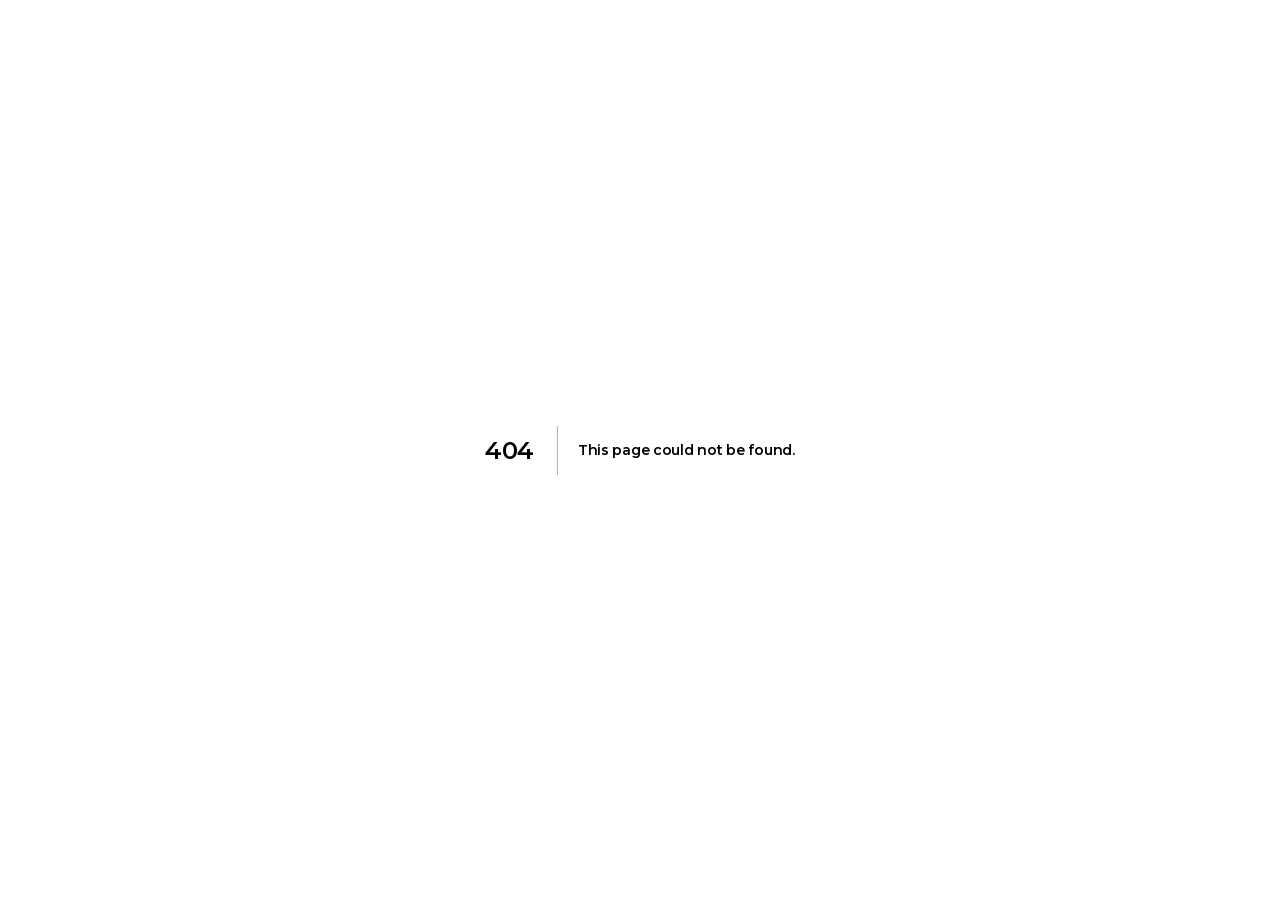
<file: 404/index.html>
<!DOCTYPE html><html lang="en" class="montserrat_215e7918-module__QMhNja__variable poppins_9dca44cd-module__X3L-Oa__variable antialiased"><head><meta charSet="utf-8"/><meta name="viewport" content="width=device-width, initial-scale=1"/><link rel="stylesheet" href="/_next/static/chunks/01qiyfp144fhr.css" data-precedence="next"/><link rel="preload" as="script" fetchPriority="low" href="/_next/static/chunks/1n9osgqq4gism.js"/><script src="/_next/static/chunks/0ebntuahan0ub.js" async=""></script><script src="/_next/static/chunks/3peubv2924kx4.js" async=""></script><script src="/_next/static/chunks/turbopack-3cn-w6olsgis5.js" async=""></script><script src="/_next/static/chunks/1kded4eumss_z.js" async=""></script><script src="/_next/static/chunks/14mumt5_n0xhi.js" async=""></script><meta name="robots" content="noindex"/><meta name="next-size-adjust" content=""/><title>404: This page could not be found.</title><title>Muhammad Rizqi Al Farabi - Tech Manager &amp; AI Builder</title><meta name="description" content="Decisive technology leader spanning backend, cloud, cybersecurity, AI, and fintech compliance. 5+ years leading IT operations, governance, and teams end-to-end."/><meta name="author" content="Muhammad Rizqi Al Farabi"/><meta name="keywords" content="Tech Manager,Technology Manager,AI Builder,IT Leadership,Cloud,Cybersecurity,Fintech Compliance,Indonesia IT"/><meta property="og:title" content="Muhammad Rizqi Al Farabi - Tech Manager &amp; AI Builder"/><meta property="og:description" content="Decisive technology leader across cloud, security, AI, and fintech compliance."/><meta property="og:type" content="website"/><meta name="twitter:card" content="summary"/><meta name="twitter:title" content="Muhammad Rizqi Al Farabi - Tech Manager &amp; AI Builder"/><meta name="twitter:description" content="Decisive technology leader across cloud, security, AI, and fintech compliance."/><link rel="icon" href="/favicon.ico?favicon.2vob68tjqpejf.ico" sizes="256x256" type="image/x-icon"/><script src="/_next/static/chunks/0cz1d0mv5g_q7.js" noModule=""></script></head><body><div hidden=""><!--$--><!--/$--></div><div style="font-family:system-ui,&quot;Segoe UI&quot;,Roboto,Helvetica,Arial,sans-serif,&quot;Apple Color Emoji&quot;,&quot;Segoe UI Emoji&quot;;height:100vh;text-align:center;display:flex;flex-direction:column;align-items:center;justify-content:center"><div><style>body{color:#000;background:#fff;margin:0}.next-error-h1{border-right:1px solid rgba(0,0,0,.3)}@media (prefers-color-scheme:dark){body{color:#fff;background:#000}.next-error-h1{border-right:1px solid rgba(255,255,255,.3)}}</style><h1 class="next-error-h1" style="display:inline-block;margin:0 20px 0 0;padding:0 23px 0 0;font-size:24px;font-weight:500;vertical-align:top;line-height:49px">404</h1><div style="display:inline-block"><h2 style="font-size:14px;font-weight:400;line-height:49px;margin:0">This page could not be found.</h2></div></div></div><!--$--><!--/$--><script src="/_next/static/chunks/1n9osgqq4gism.js" id="_R_" async=""></script><script>(self.__next_f=self.__next_f||[]).push([0])</script><script>self.__next_f.push([1,"1:\"$Sreact.fragment\"\n2:I[33550,[\"/_next/static/chunks/1kded4eumss_z.js\",\"/_next/static/chunks/14mumt5_n0xhi.js\"],\"LanguageProvider\"]\n3:I[39756,[\"/_next/static/chunks/1kded4eumss_z.js\",\"/_next/static/chunks/14mumt5_n0xhi.js\"],\"default\"]\n4:I[37457,[\"/_next/static/chunks/1kded4eumss_z.js\",\"/_next/static/chunks/14mumt5_n0xhi.js\"],\"default\"]\n5:I[97367,[\"/_next/static/chunks/1kded4eumss_z.js\",\"/_next/static/chunks/14mumt5_n0xhi.js\"],\"OutletBoundary\"]\n6:\"$Sreact.suspense\"\n9:I[97367,[\"/_next/static/chunks/1kded4eumss_z.js\",\"/_next/static/chunks/14mumt5_n0xhi.js\"],\"ViewportBoundary\"]\nb:I[97367,[\"/_next/static/chunks/1kded4eumss_z.js\",\"/_next/static/chunks/14mumt5_n0xhi.js\"],\"MetadataBoundary\"]\nd:I[68027,[\"/_next/static/chunks/1kded4eumss_z.js\",\"/_next/static/chunks/14mumt5_n0xhi.js\"],\"default\",1]\n:HL[\"/_next/static/chunks/01qiyfp144fhr.css\",\"style\"]\n"])</script><script>self.__next_f.push([1,"0:{\"P\":null,\"c\":[\"\",\"_not-found\",\"\"],\"q\":\"\",\"i\":false,\"f\":[[[\"\",{\"children\":[\"/_not-found\",{\"children\":[\"__PAGE__\",{}]}]},\"$undefined\",\"$undefined\",16],[[\"$\",\"$1\",\"c\",{\"children\":[[[\"$\",\"link\",\"0\",{\"rel\":\"stylesheet\",\"href\":\"/_next/static/chunks/01qiyfp144fhr.css\",\"precedence\":\"next\",\"crossOrigin\":\"$undefined\",\"nonce\":\"$undefined\"}],[\"$\",\"script\",\"script-0\",{\"src\":\"/_next/static/chunks/1kded4eumss_z.js\",\"async\":true,\"nonce\":\"$undefined\"}],[\"$\",\"script\",\"script-1\",{\"src\":\"/_next/static/chunks/14mumt5_n0xhi.js\",\"async\":true,\"nonce\":\"$undefined\"}]],[\"$\",\"html\",null,{\"lang\":\"en\",\"className\":\"montserrat_215e7918-module__QMhNja__variable poppins_9dca44cd-module__X3L-Oa__variable antialiased\",\"children\":[\"$\",\"body\",null,{\"children\":[\"$\",\"$L2\",null,{\"children\":[\"$\",\"$L3\",null,{\"parallelRouterKey\":\"children\",\"error\":\"$undefined\",\"errorStyles\":\"$undefined\",\"errorScripts\":\"$undefined\",\"template\":[\"$\",\"$L4\",null,{}],\"templateStyles\":\"$undefined\",\"templateScripts\":\"$undefined\",\"notFound\":[[[\"$\",\"title\",null,{\"children\":\"404: This page could not be found.\"}],[\"$\",\"div\",null,{\"style\":{\"fontFamily\":\"system-ui,\\\"Segoe UI\\\",Roboto,Helvetica,Arial,sans-serif,\\\"Apple Color Emoji\\\",\\\"Segoe UI Emoji\\\"\",\"height\":\"100vh\",\"textAlign\":\"center\",\"display\":\"flex\",\"flexDirection\":\"column\",\"alignItems\":\"center\",\"justifyContent\":\"center\"},\"children\":[\"$\",\"div\",null,{\"children\":[[\"$\",\"style\",null,{\"dangerouslySetInnerHTML\":{\"__html\":\"body{color:#000;background:#fff;margin:0}.next-error-h1{border-right:1px solid rgba(0,0,0,.3)}@media (prefers-color-scheme:dark){body{color:#fff;background:#000}.next-error-h1{border-right:1px solid rgba(255,255,255,.3)}}\"}}],[\"$\",\"h1\",null,{\"className\":\"next-error-h1\",\"style\":{\"display\":\"inline-block\",\"margin\":\"0 20px 0 0\",\"padding\":\"0 23px 0 0\",\"fontSize\":24,\"fontWeight\":500,\"verticalAlign\":\"top\",\"lineHeight\":\"49px\"},\"children\":404}],[\"$\",\"div\",null,{\"style\":{\"display\":\"inline-block\"},\"children\":[\"$\",\"h2\",null,{\"style\":{\"fontSize\":14,\"fontWeight\":400,\"lineHeight\":\"49px\",\"margin\":0},\"children\":\"This page could not be found.\"}]}]]}]}]],[]],\"forbidden\":\"$undefined\",\"unauthorized\":\"$undefined\"}]}]}]}]]}],{\"children\":[[\"$\",\"$1\",\"c\",{\"children\":[null,[\"$\",\"$L3\",null,{\"parallelRouterKey\":\"children\",\"error\":\"$undefined\",\"errorStyles\":\"$undefined\",\"errorScripts\":\"$undefined\",\"template\":[\"$\",\"$L4\",null,{}],\"templateStyles\":\"$undefined\",\"templateScripts\":\"$undefined\",\"notFound\":\"$undefined\",\"forbidden\":\"$undefined\",\"unauthorized\":\"$undefined\"}]]}],{\"children\":[[\"$\",\"$1\",\"c\",{\"children\":[[[\"$\",\"title\",null,{\"children\":\"404: This page could not be found.\"}],[\"$\",\"div\",null,{\"style\":\"$0:f:0:1:0:props:children:1:props:children:props:children:props:children:props:notFound:0:1:props:style\",\"children\":[\"$\",\"div\",null,{\"children\":[[\"$\",\"style\",null,{\"dangerouslySetInnerHTML\":{\"__html\":\"body{color:#000;background:#fff;margin:0}.next-error-h1{border-right:1px solid rgba(0,0,0,.3)}@media (prefers-color-scheme:dark){body{color:#fff;background:#000}.next-error-h1{border-right:1px solid rgba(255,255,255,.3)}}\"}}],[\"$\",\"h1\",null,{\"className\":\"next-error-h1\",\"style\":\"$0:f:0:1:0:props:children:1:props:children:props:children:props:children:props:notFound:0:1:props:children:props:children:1:props:style\",\"children\":404}],[\"$\",\"div\",null,{\"style\":\"$0:f:0:1:0:props:children:1:props:children:props:children:props:children:props:notFound:0:1:props:children:props:children:2:props:style\",\"children\":[\"$\",\"h2\",null,{\"style\":\"$0:f:0:1:0:props:children:1:props:children:props:children:props:children:props:notFound:0:1:props:children:props:children:2:props:children:props:style\",\"children\":\"This page could not be found.\"}]}]]}]}]],null,[\"$\",\"$L5\",null,{\"children\":[\"$\",\"$6\",null,{\"name\":\"Next.MetadataOutlet\",\"children\":\"$@7\"}]}]]}],{},null,false,null]},null,false,\"$@8\"]},null,false,null],[\"$\",\"$1\",\"h\",{\"children\":[[\"$\",\"meta\",null,{\"name\":\"robots\",\"content\":\"noindex\"}],[\"$\",\"$L9\",null,{\"children\":\"$La\"}],[\"$\",\"div\",null,{\"hidden\":true,\"children\":[\"$\",\"$Lb\",null,{\"children\":[\"$\",\"$6\",null,{\"name\":\"Next.Metadata\",\"children\":\"$Lc\"}]}]}],[\"$\",\"meta\",null,{\"name\":\"next-size-adjust\",\"content\":\"\"}]]}],false]],\"m\":\"$undefined\",\"G\":[\"$d\",[[\"$\",\"link\",\"0\",{\"rel\":\"stylesheet\",\"href\":\"/_next/static/chunks/01qiyfp144fhr.css\",\"precedence\":\"next\",\"crossOrigin\":\"$undefined\",\"nonce\":\"$undefined\"}]]],\"S\":true,\"h\":null,\"s\":\"$undefined\",\"l\":\"$undefined\",\"p\":\"$undefined\",\"d\":\"$undefined\",\"b\":\"PvWgWZwLIX9qDTzkwTlgT\"}\n"])</script><script>self.__next_f.push([1,"e:[]\n8:\"$We\"\n"])</script><script>self.__next_f.push([1,"a:[[\"$\",\"meta\",\"0\",{\"charSet\":\"utf-8\"}],[\"$\",\"meta\",\"1\",{\"name\":\"viewport\",\"content\":\"width=device-width, initial-scale=1\"}]]\n"])</script><script>self.__next_f.push([1,"f:I[27201,[\"/_next/static/chunks/1kded4eumss_z.js\",\"/_next/static/chunks/14mumt5_n0xhi.js\"],\"IconMark\"]\n7:null\nc:[[\"$\",\"title\",\"0\",{\"children\":\"Muhammad Rizqi Al Farabi - Tech Manager \u0026 AI Builder\"}],[\"$\",\"meta\",\"1\",{\"name\":\"description\",\"content\":\"Decisive technology leader spanning backend, cloud, cybersecurity, AI, and fintech compliance. 5+ years leading IT operations, governance, and teams end-to-end.\"}],[\"$\",\"meta\",\"2\",{\"name\":\"author\",\"content\":\"Muhammad Rizqi Al Farabi\"}],[\"$\",\"meta\",\"3\",{\"name\":\"keywords\",\"content\":\"Tech Manager,Technology Manager,AI Builder,IT Leadership,Cloud,Cybersecurity,Fintech Compliance,Indonesia IT\"}],[\"$\",\"meta\",\"4\",{\"property\":\"og:title\",\"content\":\"Muhammad Rizqi Al Farabi - Tech Manager \u0026 AI Builder\"}],[\"$\",\"meta\",\"5\",{\"property\":\"og:description\",\"content\":\"Decisive technology leader across cloud, security, AI, and fintech compliance.\"}],[\"$\",\"meta\",\"6\",{\"property\":\"og:type\",\"content\":\"website\"}],[\"$\",\"meta\",\"7\",{\"name\":\"twitter:card\",\"content\":\"summary\"}],[\"$\",\"meta\",\"8\",{\"name\":\"twitter:title\",\"content\":\"Muhammad Rizqi Al Farabi - Tech Manager \u0026 AI Builder\"}],[\"$\",\"meta\",\"9\",{\"name\":\"twitter:description\",\"content\":\"Decisive technology leader across cloud, security, AI, and fintech compliance.\"}],[\"$\",\"link\",\"10\",{\"rel\":\"icon\",\"href\":\"/favicon.ico?favicon.2vob68tjqpejf.ico\",\"sizes\":\"256x256\",\"type\":\"image/x-icon\"}],[\"$\",\"$Lf\",\"11\",{}]]\n"])</script></body></html>
</file>
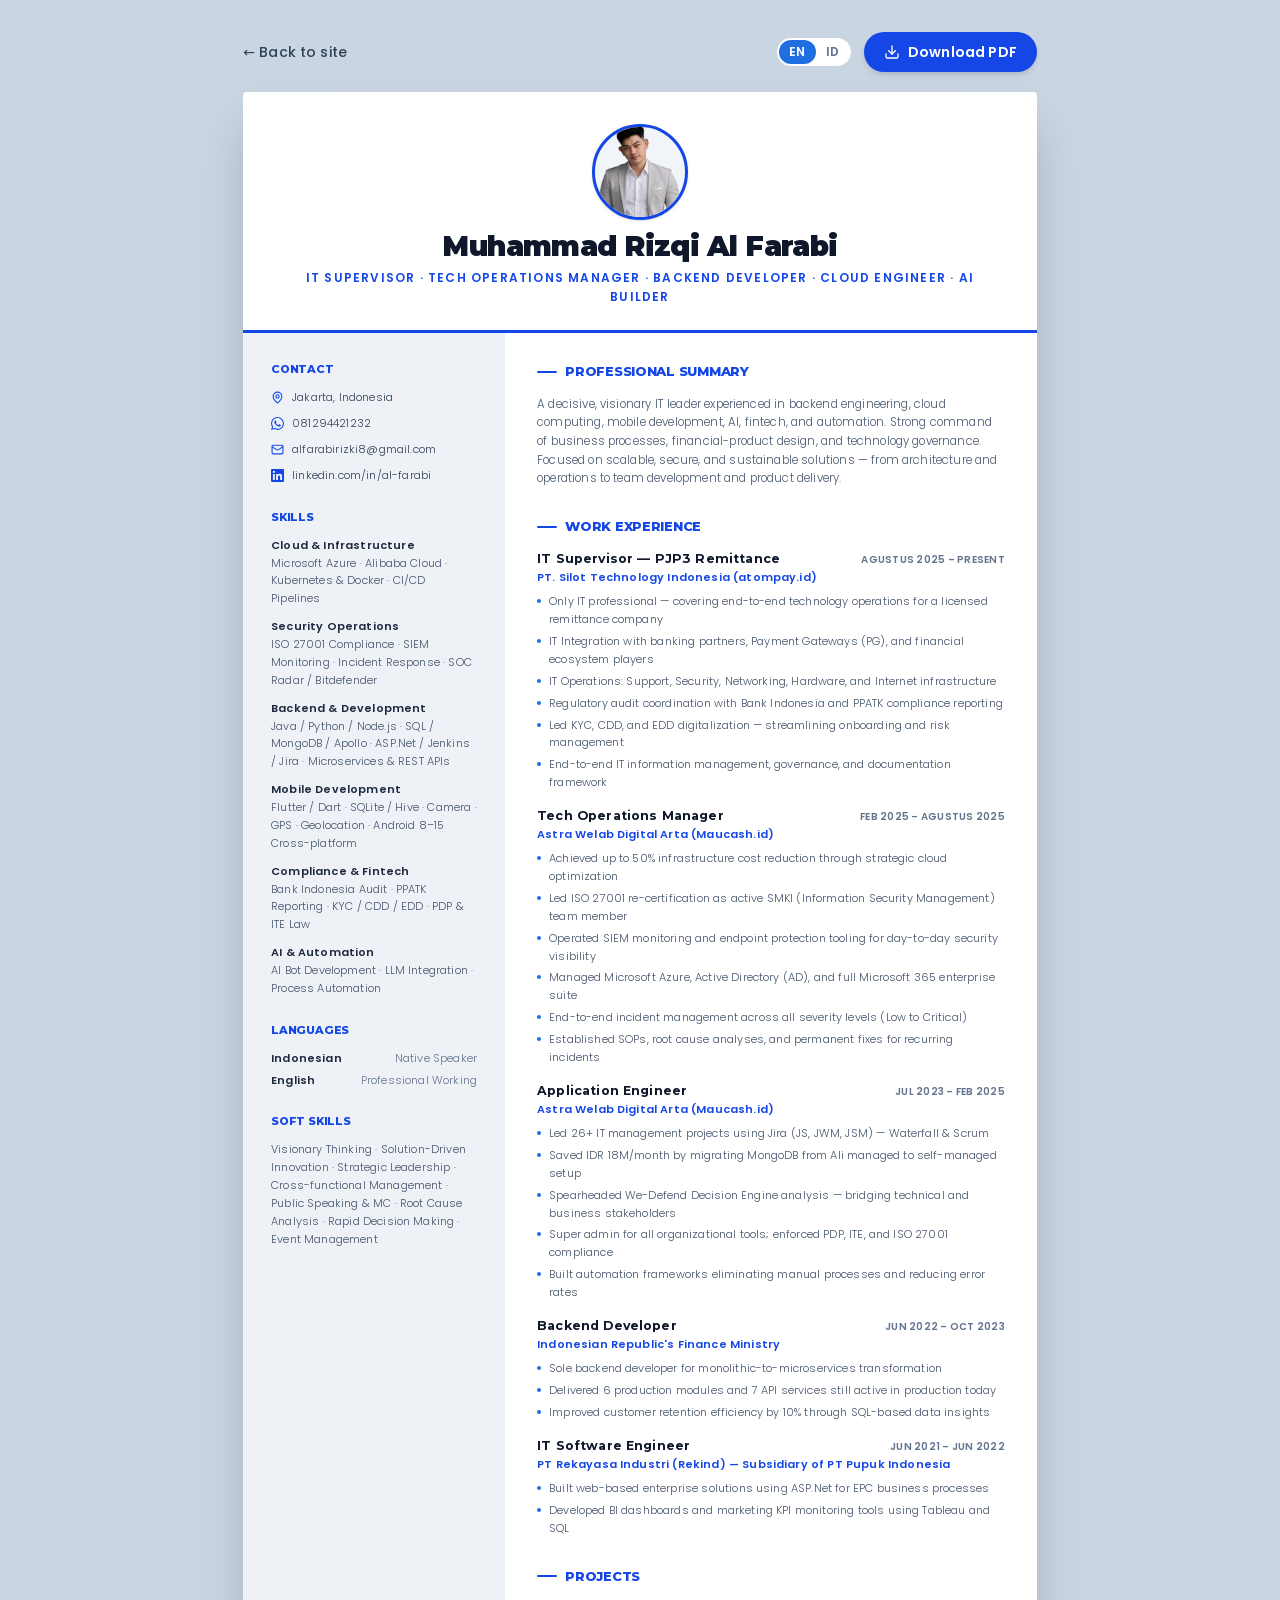
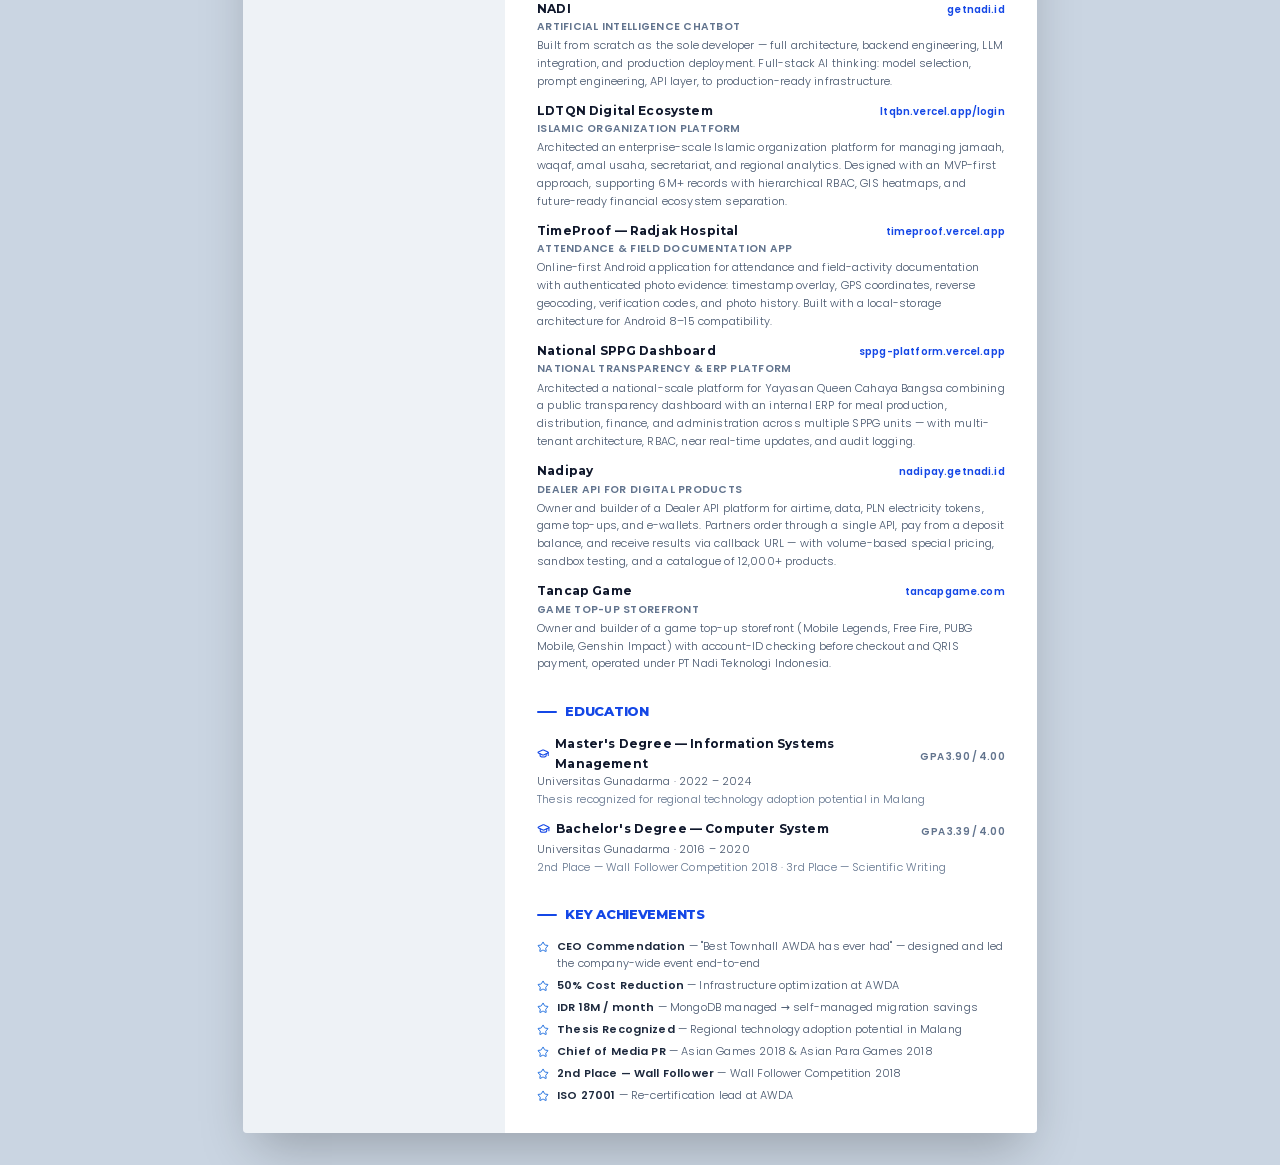
<file: cv/index.html>
<!DOCTYPE html><html lang="en" class="montserrat_215e7918-module__QMhNja__variable poppins_9dca44cd-module__X3L-Oa__variable antialiased"><head><meta charSet="utf-8"/><meta name="viewport" content="width=device-width, initial-scale=1"/><link rel="preload" href="/_next/static/media/8e6fa89aa22d24ec-s.p.2o7m9ogm38dql.woff2" as="font" crossorigin="" type="font/woff2"/><link rel="preload" href="/_next/static/media/a218039a3287bcfd-s.p.43zbiuwnnoiok.woff2" as="font" crossorigin="" type="font/woff2"/><link rel="preload" href="/_next/static/media/c875c6f5d3e977ac-s.p.1h18_wedhzk4h.woff2" as="font" crossorigin="" type="font/woff2"/><link rel="preload" href="/_next/static/media/e2334d715941921e-s.p.3o_v2fun1jzxk.woff2" as="font" crossorigin="" type="font/woff2"/><link rel="preload" href="/_next/static/media/e8f2fbee2754df70-s.p.1dqa_6e_ad4sj.woff2" as="font" crossorigin="" type="font/woff2"/><link rel="preload" as="image" href="/photo.png"/><link rel="stylesheet" href="/_next/static/chunks/01qiyfp144fhr.css" data-precedence="next"/><link rel="preload" as="script" fetchPriority="low" href="/_next/static/chunks/1n9osgqq4gism.js"/><script src="/_next/static/chunks/0ebntuahan0ub.js" async=""></script><script src="/_next/static/chunks/3peubv2924kx4.js" async=""></script><script src="/_next/static/chunks/turbopack-3cn-w6olsgis5.js" async=""></script><script src="/_next/static/chunks/1kded4eumss_z.js" async=""></script><script src="/_next/static/chunks/14mumt5_n0xhi.js" async=""></script><script src="/_next/static/chunks/3w_qubvuohtqp.js" async=""></script><meta name="next-size-adjust" content=""/><title>Muhammad Rizqi Al Farabi - Tech Manager &amp; AI Builder</title><meta name="description" content="Decisive technology leader spanning backend, cloud, cybersecurity, AI, and fintech compliance. 5+ years leading IT operations, governance, and teams end-to-end."/><meta name="author" content="Muhammad Rizqi Al Farabi"/><meta name="keywords" content="Tech Manager,Technology Manager,AI Builder,IT Leadership,Cloud,Cybersecurity,Fintech Compliance,Indonesia IT"/><meta property="og:title" content="Muhammad Rizqi Al Farabi - Tech Manager &amp; AI Builder"/><meta property="og:description" content="Decisive technology leader across cloud, security, AI, and fintech compliance."/><meta property="og:type" content="website"/><meta name="twitter:card" content="summary"/><meta name="twitter:title" content="Muhammad Rizqi Al Farabi - Tech Manager &amp; AI Builder"/><meta name="twitter:description" content="Decisive technology leader across cloud, security, AI, and fintech compliance."/><link rel="icon" href="/favicon.ico?favicon.2vob68tjqpejf.ico" sizes="256x256" type="image/x-icon"/><script src="/_next/static/chunks/0cz1d0mv5g_q7.js" noModule=""></script></head><body><div hidden=""><!--$--><!--/$--></div><main class="min-h-screen bg-slate-300 py-8 font-[var(--font-body)] print:bg-white print:py-0"><div class="no-print mx-auto mb-5 flex w-[210mm] max-w-[94vw] items-center justify-between"><a href="/" class="text-sm font-medium text-slate-700 hover:text-slate-900">← Back to site</a><div class="flex items-center gap-3"><div class="flex items-center rounded-full border border-slate-300 bg-white p-0.5 text-xs font-bold"><button class="rounded-full px-2.5 py-1 uppercase bg-blue-600 text-white">en</button><button class="rounded-full px-2.5 py-1 uppercase text-slate-500">id</button></div><button class="inline-flex items-center gap-2 rounded-full bg-blue-700 px-5 py-2.5 text-sm font-semibold text-white shadow-md transition-colors hover:bg-blue-800"><svg xmlns="http://www.w3.org/2000/svg" width="16" height="16" viewBox="0 0 24 24" fill="none" stroke="currentColor" stroke-width="2" stroke-linecap="round" stroke-linejoin="round" class="lucide lucide-download" aria-hidden="true"><path d="M12 15V3"></path><path d="M21 15v4a2 2 0 0 1-2 2H5a2 2 0 0 1-2-2v-4"></path><path d="m7 10 5 5 5-5"></path></svg>Download PDF</button></div></div><article class="cv-sheet mx-auto w-[210mm] max-w-[94vw] overflow-hidden rounded shadow-2xl print:max-w-none print:rounded-none"><header class="border-b-[3px] border-blue-700 bg-white px-9 pb-6 pt-8 text-center"><div class="mx-auto mb-3 h-24 w-24 overflow-hidden rounded-full border-[3px] border-blue-700 bg-slate-100 shadow-sm"><img alt="Muhammad Rizqi Al Farabi" width="220" height="220" decoding="async" data-nimg="1" class="h-full w-full object-cover object-[center_8%]" style="color:transparent" src="/photo.png"/></div><h1 class="text-[28px] font-black leading-none tracking-tight text-slate-900">Muhammad Rizqi Al Farabi</h1><p class="mt-2 text-[12px] font-bold uppercase tracking-[0.1em] text-blue-700">IT Supervisor · Tech Operations Manager · Backend Developer · Cloud Engineer · AI Builder</p></header><div class="grid grid-cols-[33%_67%]"><aside class="px-7 py-7 text-[11px] leading-relaxed text-slate-700"><h2 class="mb-2.5 mt-6 text-[11px] font-extrabold uppercase tracking-[0.14em] text-blue-700 first:mt-0">Contact</h2><ul class="space-y-2"><li class="flex items-start gap-2"><svg xmlns="http://www.w3.org/2000/svg" width="13" height="13" viewBox="0 0 24 24" fill="none" stroke="currentColor" stroke-width="2" stroke-linecap="round" stroke-linejoin="round" class="lucide lucide-map-pin mt-[2px] shrink-0 text-blue-700" aria-hidden="true"><path d="M20 10c0 4.993-5.539 10.193-7.399 11.799a1 1 0 0 1-1.202 0C9.539 20.193 4 14.993 4 10a8 8 0 0 1 16 0"></path><circle cx="12" cy="10" r="3"></circle></svg><span>Jakarta, Indonesia</span></li><li class="flex items-start gap-2"><svg width="13" height="13" viewBox="0 0 24 24" fill="currentColor" class="mt-[2px] shrink-0 text-blue-700" aria-hidden="true"><path d="M17.472 14.382c-.297-.149-1.758-.867-2.03-.967-.273-.099-.471-.148-.67.15-.197.297-.767.966-.94 1.164-.173.199-.347.223-.644.075-.297-.15-1.255-.463-2.39-1.475-.883-.788-1.48-1.761-1.653-2.059-.173-.297-.018-.458.13-.606.134-.133.298-.347.446-.52.149-.174.198-.298.298-.497.099-.198.05-.371-.025-.52-.075-.149-.669-1.612-.916-2.207-.242-.579-.487-.5-.669-.51-.173-.008-.371-.01-.57-.01-.198 0-.52.074-.792.372-.272.297-1.04 1.016-1.04 2.479 0 1.462 1.065 2.875 1.213 3.074.149.198 2.096 3.2 5.077 4.487.709.306 1.262.489 1.694.625.712.227 1.36.195 1.871.118.571-.085 1.758-.719 2.006-1.413.248-.694.248-1.289.173-1.413-.074-.124-.272-.198-.57-.347m-5.421 7.403h-.004a9.87 9.87 0 01-5.031-1.378l-.361-.214-3.741.982.998-3.648-.235-.374a9.86 9.86 0 01-1.51-5.26c.001-5.45 4.436-9.884 9.888-9.884 2.64 0 5.122 1.03 6.988 2.898a9.825 9.825 0 012.893 6.994c-.003 5.45-4.437 9.884-9.885 9.884m8.413-18.297A11.815 11.815 0 0012.05 0C5.495 0 .16 5.335.157 11.892c0 2.096.547 4.142 1.588 5.945L.057 24l6.305-1.654a11.882 11.882 0 005.683 1.448h.005c6.554 0 11.89-5.335 11.893-11.893a11.821 11.821 0 00-3.48-8.413z"></path></svg><a href="https://wa.me/6281294421232">081294421232</a></li><li class="flex items-start gap-2"><svg xmlns="http://www.w3.org/2000/svg" width="13" height="13" viewBox="0 0 24 24" fill="none" stroke="currentColor" stroke-width="2" stroke-linecap="round" stroke-linejoin="round" class="lucide lucide-mail mt-[2px] shrink-0 text-blue-700" aria-hidden="true"><path d="m22 7-8.991 5.727a2 2 0 0 1-2.009 0L2 7"></path><rect x="2" y="4" width="20" height="16" rx="2"></rect></svg><a href="mailto:alfarabirizki8@gmail.com" class="break-all">alfarabirizki8@gmail.com</a></li><li class="flex items-start gap-2"><svg width="13" height="13" viewBox="0 0 24 24" fill="currentColor" class="mt-[2px] shrink-0 text-blue-700" aria-hidden="true"><path d="M20.45 20.45h-3.56v-5.57c0-1.33-.02-3.04-1.85-3.04-1.85 0-2.13 1.45-2.13 2.94v5.67H9.35V9h3.41v1.56h.05c.48-.9 1.64-1.85 3.37-1.85 3.6 0 4.27 2.37 4.27 5.46v6.28zM5.34 7.43a2.07 2.07 0 1 1 0-4.14 2.07 2.07 0 0 1 0 4.14zM7.12 20.45H3.56V9h3.56v11.45zM22.22 0H1.77C.79 0 0 .77 0 1.73v20.54C0 23.23.79 24 1.77 24h20.45c.98 0 1.78-.77 1.78-1.73V1.73C24 .77 23.2 0 22.22 0z"></path></svg><a href="https://linkedin.com/in/al-farabi-1b0945202/" class="break-all">linkedin.com/in/<!-- -->al-farabi</a></li></ul><h2 class="mb-2.5 mt-6 text-[11px] font-extrabold uppercase tracking-[0.14em] text-blue-700 first:mt-0">Skills</h2><div class="space-y-2.5"><div class="cv-avoid-break"><p class="font-bold text-slate-800">Cloud &amp; Infrastructure</p><p class="text-slate-600">Microsoft Azure · Alibaba Cloud · Kubernetes &amp; Docker · CI/CD Pipelines</p></div><div class="cv-avoid-break"><p class="font-bold text-slate-800">Security Operations</p><p class="text-slate-600">ISO 27001 Compliance · SIEM Monitoring · Incident Response · SOC Radar / Bitdefender</p></div><div class="cv-avoid-break"><p class="font-bold text-slate-800">Backend &amp; Development</p><p class="text-slate-600">Java / Python / Node.js · SQL / MongoDB / Apollo · ASP.Net / Jenkins / Jira · Microservices &amp; REST APIs</p></div><div class="cv-avoid-break"><p class="font-bold text-slate-800">Mobile Development</p><p class="text-slate-600">Flutter / Dart · SQLite / Hive · Camera · GPS · Geolocation · Android 8–15 Cross-platform</p></div><div class="cv-avoid-break"><p class="font-bold text-slate-800">Compliance &amp; Fintech</p><p class="text-slate-600">Bank Indonesia Audit · PPATK Reporting · KYC / CDD / EDD · PDP &amp; ITE Law</p></div><div class="cv-avoid-break"><p class="font-bold text-slate-800">AI &amp; Automation</p><p class="text-slate-600">AI Bot Development · LLM Integration · Process Automation</p></div></div><h2 class="mb-2.5 mt-6 text-[11px] font-extrabold uppercase tracking-[0.14em] text-blue-700 first:mt-0">Languages</h2><ul class="space-y-1"><li class="flex justify-between"><span class="font-semibold text-slate-800">Indonesian</span><span class="text-slate-500">Native Speaker</span></li><li class="flex justify-between"><span class="font-semibold text-slate-800">English</span><span class="text-slate-500">Professional Working</span></li></ul><h2 class="mb-2.5 mt-6 text-[11px] font-extrabold uppercase tracking-[0.14em] text-blue-700 first:mt-0">Soft Skills</h2><p class="text-slate-600">Visionary Thinking · Solution-Driven Innovation · Strategic Leadership · Cross-functional Management · Public Speaking &amp; MC · Root Cause Analysis · Rapid Decision Making · Event Management</p></aside><section class="px-8 py-7 text-[11px] leading-relaxed text-slate-700"><h2 class="mb-3 mt-7 flex items-center gap-2 text-[13px] font-extrabold uppercase tracking-[0.12em] text-blue-700 first:mt-0"><span class="h-[2px] w-5 rounded-full bg-blue-700"></span>Professional Summary</h2><p class="text-[11.5px] leading-relaxed text-slate-600">A decisive, visionary IT leader experienced in backend engineering, cloud computing, mobile development, AI, fintech, and automation. Strong command of business processes, financial-product design, and technology governance. Focused on scalable, secure, and sustainable solutions — from architecture and operations to team development and product delivery.</p><h2 class="mb-3 mt-7 flex items-center gap-2 text-[13px] font-extrabold uppercase tracking-[0.12em] text-blue-700 first:mt-0"><span class="h-[2px] w-5 rounded-full bg-blue-700"></span>Work Experience</h2><div class="space-y-3.5"><div class="cv-avoid-break"><div class="flex items-baseline justify-between gap-3"><h3 class="text-[12.5px] font-bold text-slate-900">IT Supervisor — PJP3 Remittance</h3><span class="shrink-0 text-[10px] font-semibold uppercase tracking-wide text-slate-500">Agustus 2025 – Present</span></div><p class="text-[11px] font-semibold text-blue-700">PT. Silot Technology Indonesia (atompay.id)</p><ul class="mt-1.5 space-y-1"><li class="flex gap-2 text-slate-600"><span class="mt-[6px] h-1 w-1 shrink-0 rounded-full bg-blue-600"></span><span>Only IT professional — covering end-to-end technology operations for a licensed remittance company</span></li><li class="flex gap-2 text-slate-600"><span class="mt-[6px] h-1 w-1 shrink-0 rounded-full bg-blue-600"></span><span>IT Integration with banking partners, Payment Gateways (PG), and financial ecosystem players</span></li><li class="flex gap-2 text-slate-600"><span class="mt-[6px] h-1 w-1 shrink-0 rounded-full bg-blue-600"></span><span>IT Operations: Support, Security, Networking, Hardware, and Internet infrastructure</span></li><li class="flex gap-2 text-slate-600"><span class="mt-[6px] h-1 w-1 shrink-0 rounded-full bg-blue-600"></span><span>Regulatory audit coordination with Bank Indonesia and PPATK compliance reporting</span></li><li class="flex gap-2 text-slate-600"><span class="mt-[6px] h-1 w-1 shrink-0 rounded-full bg-blue-600"></span><span>Led KYC, CDD, and EDD digitalization — streamlining onboarding and risk management</span></li><li class="flex gap-2 text-slate-600"><span class="mt-[6px] h-1 w-1 shrink-0 rounded-full bg-blue-600"></span><span>End-to-end IT information management, governance, and documentation framework</span></li></ul></div><div class="cv-avoid-break"><div class="flex items-baseline justify-between gap-3"><h3 class="text-[12.5px] font-bold text-slate-900">Tech Operations Manager</h3><span class="shrink-0 text-[10px] font-semibold uppercase tracking-wide text-slate-500">Feb 2025 – Agustus 2025</span></div><p class="text-[11px] font-semibold text-blue-700">Astra Welab Digital Arta (Maucash.id)</p><ul class="mt-1.5 space-y-1"><li class="flex gap-2 text-slate-600"><span class="mt-[6px] h-1 w-1 shrink-0 rounded-full bg-blue-600"></span><span>Achieved up to 50% infrastructure cost reduction through strategic cloud optimization</span></li><li class="flex gap-2 text-slate-600"><span class="mt-[6px] h-1 w-1 shrink-0 rounded-full bg-blue-600"></span><span>Led ISO 27001 re-certification as active SMKI (Information Security Management) team member</span></li><li class="flex gap-2 text-slate-600"><span class="mt-[6px] h-1 w-1 shrink-0 rounded-full bg-blue-600"></span><span>Operated SIEM monitoring and endpoint protection tooling for day-to-day security visibility</span></li><li class="flex gap-2 text-slate-600"><span class="mt-[6px] h-1 w-1 shrink-0 rounded-full bg-blue-600"></span><span>Managed Microsoft Azure, Active Directory (AD), and full Microsoft 365 enterprise suite</span></li><li class="flex gap-2 text-slate-600"><span class="mt-[6px] h-1 w-1 shrink-0 rounded-full bg-blue-600"></span><span>End-to-end incident management across all severity levels (Low to Critical)</span></li><li class="flex gap-2 text-slate-600"><span class="mt-[6px] h-1 w-1 shrink-0 rounded-full bg-blue-600"></span><span>Established SOPs, root cause analyses, and permanent fixes for recurring incidents</span></li></ul></div><div class="cv-avoid-break"><div class="flex items-baseline justify-between gap-3"><h3 class="text-[12.5px] font-bold text-slate-900">Application Engineer</h3><span class="shrink-0 text-[10px] font-semibold uppercase tracking-wide text-slate-500">Jul 2023 – Feb 2025</span></div><p class="text-[11px] font-semibold text-blue-700">Astra Welab Digital Arta (Maucash.id)</p><ul class="mt-1.5 space-y-1"><li class="flex gap-2 text-slate-600"><span class="mt-[6px] h-1 w-1 shrink-0 rounded-full bg-blue-600"></span><span>Led 26+ IT management projects using Jira (JS, JWM, JSM) — Waterfall &amp; Scrum</span></li><li class="flex gap-2 text-slate-600"><span class="mt-[6px] h-1 w-1 shrink-0 rounded-full bg-blue-600"></span><span>Saved IDR 18M/month by migrating MongoDB from Ali managed to self-managed setup</span></li><li class="flex gap-2 text-slate-600"><span class="mt-[6px] h-1 w-1 shrink-0 rounded-full bg-blue-600"></span><span>Spearheaded We-Defend Decision Engine analysis — bridging technical and business stakeholders</span></li><li class="flex gap-2 text-slate-600"><span class="mt-[6px] h-1 w-1 shrink-0 rounded-full bg-blue-600"></span><span>Super admin for all organizational tools; enforced PDP, ITE, and ISO 27001 compliance</span></li><li class="flex gap-2 text-slate-600"><span class="mt-[6px] h-1 w-1 shrink-0 rounded-full bg-blue-600"></span><span>Built automation frameworks eliminating manual processes and reducing error rates</span></li></ul></div><div class="cv-avoid-break"><div class="flex items-baseline justify-between gap-3"><h3 class="text-[12.5px] font-bold text-slate-900">Backend Developer</h3><span class="shrink-0 text-[10px] font-semibold uppercase tracking-wide text-slate-500">Jun 2022 – Oct 2023</span></div><p class="text-[11px] font-semibold text-blue-700">Indonesian Republic&#x27;s Finance Ministry</p><ul class="mt-1.5 space-y-1"><li class="flex gap-2 text-slate-600"><span class="mt-[6px] h-1 w-1 shrink-0 rounded-full bg-blue-600"></span><span>Sole backend developer for monolithic-to-microservices transformation</span></li><li class="flex gap-2 text-slate-600"><span class="mt-[6px] h-1 w-1 shrink-0 rounded-full bg-blue-600"></span><span>Delivered 6 production modules and 7 API services still active in production today</span></li><li class="flex gap-2 text-slate-600"><span class="mt-[6px] h-1 w-1 shrink-0 rounded-full bg-blue-600"></span><span>Improved customer retention efficiency by 10% through SQL-based data insights</span></li></ul></div><div class="cv-avoid-break"><div class="flex items-baseline justify-between gap-3"><h3 class="text-[12.5px] font-bold text-slate-900">IT Software Engineer</h3><span class="shrink-0 text-[10px] font-semibold uppercase tracking-wide text-slate-500">Jun 2021 – Jun 2022</span></div><p class="text-[11px] font-semibold text-blue-700">PT Rekayasa Industri (Rekind) — Subsidiary of PT Pupuk Indonesia</p><ul class="mt-1.5 space-y-1"><li class="flex gap-2 text-slate-600"><span class="mt-[6px] h-1 w-1 shrink-0 rounded-full bg-blue-600"></span><span>Built web-based enterprise solutions using ASP.Net for EPC business processes</span></li><li class="flex gap-2 text-slate-600"><span class="mt-[6px] h-1 w-1 shrink-0 rounded-full bg-blue-600"></span><span>Developed BI dashboards and marketing KPI monitoring tools using Tableau and SQL</span></li></ul></div></div><h2 class="mb-3 mt-7 flex items-center gap-2 text-[13px] font-extrabold uppercase tracking-[0.12em] text-blue-700 first:mt-0"><span class="h-[2px] w-5 rounded-full bg-blue-700"></span>Projects</h2><div class="space-y-2.5"><div class="cv-avoid-break"><div class="flex items-baseline justify-between gap-3"><h3 class="text-[12px] font-bold text-slate-900">NADI</h3><a href="https://getnadi.id" class="shrink-0 text-[10px] font-semibold text-blue-700">getnadi.id</a></div><p class="text-[10.5px] font-semibold uppercase tracking-wide text-slate-500">Artificial Intelligence Chatbot</p><p class="mt-0.5 text-slate-600">Built from scratch as the sole developer — full architecture, backend engineering, LLM integration, and production deployment. Full-stack AI thinking: model selection, prompt engineering, API layer, to production-ready infrastructure.</p></div><div class="cv-avoid-break"><div class="flex items-baseline justify-between gap-3"><h3 class="text-[12px] font-bold text-slate-900">LDTQN Digital Ecosystem</h3><a href="https://ltqbn.vercel.app/login" class="shrink-0 text-[10px] font-semibold text-blue-700">ltqbn.vercel.app/login</a></div><p class="text-[10.5px] font-semibold uppercase tracking-wide text-slate-500">Islamic Organization Platform</p><p class="mt-0.5 text-slate-600">Architected an enterprise-scale Islamic organization platform for managing jamaah, waqaf, amal usaha, secretariat, and regional analytics. Designed with an MVP-first approach, supporting 6M+ records with hierarchical RBAC, GIS heatmaps, and future-ready financial ecosystem separation.</p></div><div class="cv-avoid-break"><div class="flex items-baseline justify-between gap-3"><h3 class="text-[12px] font-bold text-slate-900">TimeProof — Radjak Hospital</h3><a href="https://timeproof.vercel.app/" class="shrink-0 text-[10px] font-semibold text-blue-700">timeproof.vercel.app</a></div><p class="text-[10.5px] font-semibold uppercase tracking-wide text-slate-500">Attendance &amp; Field Documentation App</p><p class="mt-0.5 text-slate-600">Online-first Android application for attendance and field-activity documentation with authenticated photo evidence: timestamp overlay, GPS coordinates, reverse geocoding, verification codes, and photo history. Built with a local-storage architecture for Android 8–15 compatibility.</p></div><div class="cv-avoid-break"><div class="flex items-baseline justify-between gap-3"><h3 class="text-[12px] font-bold text-slate-900">National SPPG Dashboard</h3><a href="https://sppg-platform.vercel.app/" class="shrink-0 text-[10px] font-semibold text-blue-700">sppg-platform.vercel.app</a></div><p class="text-[10.5px] font-semibold uppercase tracking-wide text-slate-500">National Transparency &amp; ERP Platform</p><p class="mt-0.5 text-slate-600">Architected a national-scale platform for Yayasan Queen Cahaya Bangsa combining a public transparency dashboard with an internal ERP for meal production, distribution, finance, and administration across multiple SPPG units — with multi-tenant architecture, RBAC, near real-time updates, and audit logging.</p></div><div class="cv-avoid-break"><div class="flex items-baseline justify-between gap-3"><h3 class="text-[12px] font-bold text-slate-900">Nadipay</h3><a href="https://nadipay.getnadi.id/" class="shrink-0 text-[10px] font-semibold text-blue-700">nadipay.getnadi.id</a></div><p class="text-[10.5px] font-semibold uppercase tracking-wide text-slate-500">Dealer API for Digital Products</p><p class="mt-0.5 text-slate-600">Owner and builder of a Dealer API platform for airtime, data, PLN electricity tokens, game top-ups, and e-wallets. Partners order through a single API, pay from a deposit balance, and receive results via callback URL — with volume-based special pricing, sandbox testing, and a catalogue of 12,000+ products.</p></div><div class="cv-avoid-break"><div class="flex items-baseline justify-between gap-3"><h3 class="text-[12px] font-bold text-slate-900">Tancap Game</h3><a href="https://tancapgame.com/" class="shrink-0 text-[10px] font-semibold text-blue-700">tancapgame.com</a></div><p class="text-[10.5px] font-semibold uppercase tracking-wide text-slate-500">Game Top-Up Storefront</p><p class="mt-0.5 text-slate-600">Owner and builder of a game top-up storefront (Mobile Legends, Free Fire, PUBG Mobile, Genshin Impact) with account-ID checking before checkout and QRIS payment, operated under PT Nadi Teknologi Indonesia.</p></div></div><h2 class="mb-3 mt-7 flex items-center gap-2 text-[13px] font-extrabold uppercase tracking-[0.12em] text-blue-700 first:mt-0"><span class="h-[2px] w-5 rounded-full bg-blue-700"></span>Education</h2><div class="space-y-2.5"><div class="cv-avoid-break"><div class="flex items-baseline justify-between gap-3"><h3 class="flex items-center gap-1.5 text-[12px] font-bold text-slate-900"><svg xmlns="http://www.w3.org/2000/svg" width="13" height="13" viewBox="0 0 24 24" fill="none" stroke="currentColor" stroke-width="2" stroke-linecap="round" stroke-linejoin="round" class="lucide lucide-graduation-cap text-blue-700" aria-hidden="true"><path d="M21.42 10.922a1 1 0 0 0-.019-1.838L12.83 5.18a2 2 0 0 0-1.66 0L2.6 9.08a1 1 0 0 0 0 1.832l8.57 3.908a2 2 0 0 0 1.66 0z"></path><path d="M22 10v6"></path><path d="M6 12.5V16a6 3 0 0 0 12 0v-3.5"></path></svg>Master&#x27;s Degree<!-- --> — <!-- -->Information Systems Management</h3><span class="shrink-0 text-[10px] font-semibold text-slate-500">GPA <!-- -->3.90<!-- --> <!-- -->/ 4.00</span></div><p class="text-[11px] text-slate-600">Universitas Gunadarma<!-- --> · <!-- -->2022 – 2024</p><p class="text-slate-500">Thesis recognized for regional technology adoption potential in Malang</p></div><div class="cv-avoid-break"><div class="flex items-baseline justify-between gap-3"><h3 class="flex items-center gap-1.5 text-[12px] font-bold text-slate-900"><svg xmlns="http://www.w3.org/2000/svg" width="13" height="13" viewBox="0 0 24 24" fill="none" stroke="currentColor" stroke-width="2" stroke-linecap="round" stroke-linejoin="round" class="lucide lucide-graduation-cap text-blue-700" aria-hidden="true"><path d="M21.42 10.922a1 1 0 0 0-.019-1.838L12.83 5.18a2 2 0 0 0-1.66 0L2.6 9.08a1 1 0 0 0 0 1.832l8.57 3.908a2 2 0 0 0 1.66 0z"></path><path d="M22 10v6"></path><path d="M6 12.5V16a6 3 0 0 0 12 0v-3.5"></path></svg>Bachelor&#x27;s Degree<!-- --> — <!-- -->Computer System</h3><span class="shrink-0 text-[10px] font-semibold text-slate-500">GPA <!-- -->3.39<!-- --> <!-- -->/ 4.00</span></div><p class="text-[11px] text-slate-600">Universitas Gunadarma<!-- --> · <!-- -->2016 – 2020</p><p class="text-slate-500">2nd Place — Wall Follower Competition 2018 · 3rd Place — Scientific Writing</p></div></div><h2 class="mb-3 mt-7 flex items-center gap-2 text-[13px] font-extrabold uppercase tracking-[0.12em] text-blue-700 first:mt-0"><span class="h-[2px] w-5 rounded-full bg-blue-700"></span>Key Achievements</h2><ul class="space-y-1"><li class="flex gap-2 text-slate-600"><svg xmlns="http://www.w3.org/2000/svg" width="12" height="12" viewBox="0 0 24 24" fill="none" stroke="currentColor" stroke-width="2" stroke-linecap="round" stroke-linejoin="round" class="lucide lucide-star mt-[3px] shrink-0 text-blue-600" aria-hidden="true"><path d="M11.525 2.295a.53.53 0 0 1 .95 0l2.31 4.679a2.123 2.123 0 0 0 1.595 1.16l5.166.756a.53.53 0 0 1 .294.904l-3.736 3.638a2.123 2.123 0 0 0-.611 1.878l.882 5.14a.53.53 0 0 1-.771.56l-4.618-2.428a2.122 2.122 0 0 0-1.973 0L6.396 21.01a.53.53 0 0 1-.77-.56l.881-5.139a2.122 2.122 0 0 0-.611-1.879L2.16 9.795a.53.53 0 0 1 .294-.906l5.165-.755a2.122 2.122 0 0 0 1.597-1.16z"></path></svg><span><span class="font-bold text-slate-800">CEO Commendation</span> — <!-- -->&quot;Best Townhall AWDA has ever had&quot; — designed and led the company-wide event end-to-end</span></li><li class="flex gap-2 text-slate-600"><svg xmlns="http://www.w3.org/2000/svg" width="12" height="12" viewBox="0 0 24 24" fill="none" stroke="currentColor" stroke-width="2" stroke-linecap="round" stroke-linejoin="round" class="lucide lucide-star mt-[3px] shrink-0 text-blue-600" aria-hidden="true"><path d="M11.525 2.295a.53.53 0 0 1 .95 0l2.31 4.679a2.123 2.123 0 0 0 1.595 1.16l5.166.756a.53.53 0 0 1 .294.904l-3.736 3.638a2.123 2.123 0 0 0-.611 1.878l.882 5.14a.53.53 0 0 1-.771.56l-4.618-2.428a2.122 2.122 0 0 0-1.973 0L6.396 21.01a.53.53 0 0 1-.77-.56l.881-5.139a2.122 2.122 0 0 0-.611-1.879L2.16 9.795a.53.53 0 0 1 .294-.906l5.165-.755a2.122 2.122 0 0 0 1.597-1.16z"></path></svg><span><span class="font-bold text-slate-800">50% Cost Reduction</span> — <!-- -->Infrastructure optimization at AWDA</span></li><li class="flex gap-2 text-slate-600"><svg xmlns="http://www.w3.org/2000/svg" width="12" height="12" viewBox="0 0 24 24" fill="none" stroke="currentColor" stroke-width="2" stroke-linecap="round" stroke-linejoin="round" class="lucide lucide-star mt-[3px] shrink-0 text-blue-600" aria-hidden="true"><path d="M11.525 2.295a.53.53 0 0 1 .95 0l2.31 4.679a2.123 2.123 0 0 0 1.595 1.16l5.166.756a.53.53 0 0 1 .294.904l-3.736 3.638a2.123 2.123 0 0 0-.611 1.878l.882 5.14a.53.53 0 0 1-.771.56l-4.618-2.428a2.122 2.122 0 0 0-1.973 0L6.396 21.01a.53.53 0 0 1-.77-.56l.881-5.139a2.122 2.122 0 0 0-.611-1.879L2.16 9.795a.53.53 0 0 1 .294-.906l5.165-.755a2.122 2.122 0 0 0 1.597-1.16z"></path></svg><span><span class="font-bold text-slate-800">IDR 18M / month</span> — <!-- -->MongoDB managed → self-managed migration savings</span></li><li class="flex gap-2 text-slate-600"><svg xmlns="http://www.w3.org/2000/svg" width="12" height="12" viewBox="0 0 24 24" fill="none" stroke="currentColor" stroke-width="2" stroke-linecap="round" stroke-linejoin="round" class="lucide lucide-star mt-[3px] shrink-0 text-blue-600" aria-hidden="true"><path d="M11.525 2.295a.53.53 0 0 1 .95 0l2.31 4.679a2.123 2.123 0 0 0 1.595 1.16l5.166.756a.53.53 0 0 1 .294.904l-3.736 3.638a2.123 2.123 0 0 0-.611 1.878l.882 5.14a.53.53 0 0 1-.771.56l-4.618-2.428a2.122 2.122 0 0 0-1.973 0L6.396 21.01a.53.53 0 0 1-.77-.56l.881-5.139a2.122 2.122 0 0 0-.611-1.879L2.16 9.795a.53.53 0 0 1 .294-.906l5.165-.755a2.122 2.122 0 0 0 1.597-1.16z"></path></svg><span><span class="font-bold text-slate-800">Thesis Recognized</span> — <!-- -->Regional technology adoption potential in Malang</span></li><li class="flex gap-2 text-slate-600"><svg xmlns="http://www.w3.org/2000/svg" width="12" height="12" viewBox="0 0 24 24" fill="none" stroke="currentColor" stroke-width="2" stroke-linecap="round" stroke-linejoin="round" class="lucide lucide-star mt-[3px] shrink-0 text-blue-600" aria-hidden="true"><path d="M11.525 2.295a.53.53 0 0 1 .95 0l2.31 4.679a2.123 2.123 0 0 0 1.595 1.16l5.166.756a.53.53 0 0 1 .294.904l-3.736 3.638a2.123 2.123 0 0 0-.611 1.878l.882 5.14a.53.53 0 0 1-.771.56l-4.618-2.428a2.122 2.122 0 0 0-1.973 0L6.396 21.01a.53.53 0 0 1-.77-.56l.881-5.139a2.122 2.122 0 0 0-.611-1.879L2.16 9.795a.53.53 0 0 1 .294-.906l5.165-.755a2.122 2.122 0 0 0 1.597-1.16z"></path></svg><span><span class="font-bold text-slate-800">Chief of Media PR</span> — <!-- -->Asian Games 2018 &amp; Asian Para Games 2018</span></li><li class="flex gap-2 text-slate-600"><svg xmlns="http://www.w3.org/2000/svg" width="12" height="12" viewBox="0 0 24 24" fill="none" stroke="currentColor" stroke-width="2" stroke-linecap="round" stroke-linejoin="round" class="lucide lucide-star mt-[3px] shrink-0 text-blue-600" aria-hidden="true"><path d="M11.525 2.295a.53.53 0 0 1 .95 0l2.31 4.679a2.123 2.123 0 0 0 1.595 1.16l5.166.756a.53.53 0 0 1 .294.904l-3.736 3.638a2.123 2.123 0 0 0-.611 1.878l.882 5.14a.53.53 0 0 1-.771.56l-4.618-2.428a2.122 2.122 0 0 0-1.973 0L6.396 21.01a.53.53 0 0 1-.77-.56l.881-5.139a2.122 2.122 0 0 0-.611-1.879L2.16 9.795a.53.53 0 0 1 .294-.906l5.165-.755a2.122 2.122 0 0 0 1.597-1.16z"></path></svg><span><span class="font-bold text-slate-800">2nd Place — Wall Follower</span> — <!-- -->Wall Follower Competition 2018</span></li><li class="flex gap-2 text-slate-600"><svg xmlns="http://www.w3.org/2000/svg" width="12" height="12" viewBox="0 0 24 24" fill="none" stroke="currentColor" stroke-width="2" stroke-linecap="round" stroke-linejoin="round" class="lucide lucide-star mt-[3px] shrink-0 text-blue-600" aria-hidden="true"><path d="M11.525 2.295a.53.53 0 0 1 .95 0l2.31 4.679a2.123 2.123 0 0 0 1.595 1.16l5.166.756a.53.53 0 0 1 .294.904l-3.736 3.638a2.123 2.123 0 0 0-.611 1.878l.882 5.14a.53.53 0 0 1-.771.56l-4.618-2.428a2.122 2.122 0 0 0-1.973 0L6.396 21.01a.53.53 0 0 1-.77-.56l.881-5.139a2.122 2.122 0 0 0-.611-1.879L2.16 9.795a.53.53 0 0 1 .294-.906l5.165-.755a2.122 2.122 0 0 0 1.597-1.16z"></path></svg><span><span class="font-bold text-slate-800">ISO 27001</span> — <!-- -->Re-certification lead at AWDA</span></li></ul></section></div></article></main><!--$--><!--/$--><script src="/_next/static/chunks/1n9osgqq4gism.js" id="_R_" async=""></script><script>(self.__next_f=self.__next_f||[]).push([0])</script><script>self.__next_f.push([1,"1:\"$Sreact.fragment\"\n2:I[33550,[\"/_next/static/chunks/1kded4eumss_z.js\",\"/_next/static/chunks/14mumt5_n0xhi.js\"],\"LanguageProvider\"]\n3:I[39756,[\"/_next/static/chunks/1kded4eumss_z.js\",\"/_next/static/chunks/14mumt5_n0xhi.js\"],\"default\"]\n4:I[37457,[\"/_next/static/chunks/1kded4eumss_z.js\",\"/_next/static/chunks/14mumt5_n0xhi.js\"],\"default\"]\n5:I[47257,[\"/_next/static/chunks/1kded4eumss_z.js\",\"/_next/static/chunks/14mumt5_n0xhi.js\"],\"ClientPageRoot\"]\n6:I[47297,[\"/_next/static/chunks/1kded4eumss_z.js\",\"/_next/static/chunks/14mumt5_n0xhi.js\",\"/_next/static/chunks/3w_qubvuohtqp.js\"],\"default\"]\n9:I[97367,[\"/_next/static/chunks/1kded4eumss_z.js\",\"/_next/static/chunks/14mumt5_n0xhi.js\"],\"OutletBoundary\"]\na:\"$Sreact.suspense\"\nd:I[97367,[\"/_next/static/chunks/1kded4eumss_z.js\",\"/_next/static/chunks/14mumt5_n0xhi.js\"],\"ViewportBoundary\"]\nf:I[97367,[\"/_next/static/chunks/1kded4eumss_z.js\",\"/_next/static/chunks/14mumt5_n0xhi.js\"],\"MetadataBoundary\"]\n11:I[68027,[\"/_next/static/chunks/1kded4eumss_z.js\",\"/_next/static/chunks/14mumt5_n0xhi.js\"],\"default\",1]\n:HL[\"/_next/static/chunks/01qiyfp144fhr.css\",\"style\"]\n:HL[\"/_next/static/media/8e6fa89aa22d24ec-s.p.2o7m9ogm38dql.woff2\",\"font\",{\"crossOrigin\":\"\",\"type\":\"font/woff2\"}]\n:HL[\"/_next/static/media/a218039a3287bcfd-s.p.43zbiuwnnoiok.woff2\",\"font\",{\"crossOrigin\":\"\",\"type\":\"font/woff2\"}]\n:HL[\"/_next/static/media/c875c6f5d3e977ac-s.p.1h18_wedhzk4h.woff2\",\"font\",{\"crossOrigin\":\"\",\"type\":\"font/woff2\"}]\n:HL[\"/_next/static/media/e2334d715941921e-s.p.3o_v2fun1jzxk.woff2\",\"font\",{\"crossOrigin\":\"\",\"type\":\"font/woff2\"}]\n:HL[\"/_next/static/media/e8f2fbee2754df70-s.p.1dqa_6e_ad4sj.woff2\",\"font\",{\"crossOrigin\":\"\",\"type\":\"font/woff2\"}]\n"])</script><script>self.__next_f.push([1,"0:{\"P\":null,\"c\":[\"\",\"cv\",\"\"],\"q\":\"\",\"i\":false,\"f\":[[[\"\",{\"children\":[\"cv\",{\"children\":[\"__PAGE__\",{}]}]},\"$undefined\",\"$undefined\",16],[[\"$\",\"$1\",\"c\",{\"children\":[[[\"$\",\"link\",\"0\",{\"rel\":\"stylesheet\",\"href\":\"/_next/static/chunks/01qiyfp144fhr.css\",\"precedence\":\"next\",\"crossOrigin\":\"$undefined\",\"nonce\":\"$undefined\"}],[\"$\",\"script\",\"script-0\",{\"src\":\"/_next/static/chunks/1kded4eumss_z.js\",\"async\":true,\"nonce\":\"$undefined\"}],[\"$\",\"script\",\"script-1\",{\"src\":\"/_next/static/chunks/14mumt5_n0xhi.js\",\"async\":true,\"nonce\":\"$undefined\"}]],[\"$\",\"html\",null,{\"lang\":\"en\",\"className\":\"montserrat_215e7918-module__QMhNja__variable poppins_9dca44cd-module__X3L-Oa__variable antialiased\",\"children\":[\"$\",\"body\",null,{\"children\":[\"$\",\"$L2\",null,{\"children\":[\"$\",\"$L3\",null,{\"parallelRouterKey\":\"children\",\"error\":\"$undefined\",\"errorStyles\":\"$undefined\",\"errorScripts\":\"$undefined\",\"template\":[\"$\",\"$L4\",null,{}],\"templateStyles\":\"$undefined\",\"templateScripts\":\"$undefined\",\"notFound\":[[[\"$\",\"title\",null,{\"children\":\"404: This page could not be found.\"}],[\"$\",\"div\",null,{\"style\":{\"fontFamily\":\"system-ui,\\\"Segoe UI\\\",Roboto,Helvetica,Arial,sans-serif,\\\"Apple Color Emoji\\\",\\\"Segoe UI Emoji\\\"\",\"height\":\"100vh\",\"textAlign\":\"center\",\"display\":\"flex\",\"flexDirection\":\"column\",\"alignItems\":\"center\",\"justifyContent\":\"center\"},\"children\":[\"$\",\"div\",null,{\"children\":[[\"$\",\"style\",null,{\"dangerouslySetInnerHTML\":{\"__html\":\"body{color:#000;background:#fff;margin:0}.next-error-h1{border-right:1px solid rgba(0,0,0,.3)}@media (prefers-color-scheme:dark){body{color:#fff;background:#000}.next-error-h1{border-right:1px solid rgba(255,255,255,.3)}}\"}}],[\"$\",\"h1\",null,{\"className\":\"next-error-h1\",\"style\":{\"display\":\"inline-block\",\"margin\":\"0 20px 0 0\",\"padding\":\"0 23px 0 0\",\"fontSize\":24,\"fontWeight\":500,\"verticalAlign\":\"top\",\"lineHeight\":\"49px\"},\"children\":404}],[\"$\",\"div\",null,{\"style\":{\"display\":\"inline-block\"},\"children\":[\"$\",\"h2\",null,{\"style\":{\"fontSize\":14,\"fontWeight\":400,\"lineHeight\":\"49px\",\"margin\":0},\"children\":\"This page could not be found.\"}]}]]}]}]],[]],\"forbidden\":\"$undefined\",\"unauthorized\":\"$undefined\"}]}]}]}]]}],{\"children\":[[\"$\",\"$1\",\"c\",{\"children\":[null,[\"$\",\"$L3\",null,{\"parallelRouterKey\":\"children\",\"error\":\"$undefined\",\"errorStyles\":\"$undefined\",\"errorScripts\":\"$undefined\",\"template\":[\"$\",\"$L4\",null,{}],\"templateStyles\":\"$undefined\",\"templateScripts\":\"$undefined\",\"notFound\":\"$undefined\",\"forbidden\":\"$undefined\",\"unauthorized\":\"$undefined\"}]]}],{\"children\":[[\"$\",\"$1\",\"c\",{\"children\":[[\"$\",\"$L5\",null,{\"Component\":\"$6\",\"serverProvidedParams\":{\"searchParams\":{},\"params\":{},\"promises\":[\"$@7\",\"$@8\"]}}],[[\"$\",\"script\",\"script-0\",{\"src\":\"/_next/static/chunks/3w_qubvuohtqp.js\",\"async\":true,\"nonce\":\"$undefined\"}]],[\"$\",\"$L9\",null,{\"children\":[\"$\",\"$a\",null,{\"name\":\"Next.MetadataOutlet\",\"children\":\"$@b\"}]}]]}],{},null,false,null]},null,false,\"$@c\"]},null,false,null],[\"$\",\"$1\",\"h\",{\"children\":[null,[\"$\",\"$Ld\",null,{\"children\":\"$Le\"}],[\"$\",\"div\",null,{\"hidden\":true,\"children\":[\"$\",\"$Lf\",null,{\"children\":[\"$\",\"$a\",null,{\"name\":\"Next.Metadata\",\"children\":\"$L10\"}]}]}],[\"$\",\"meta\",null,{\"name\":\"next-size-adjust\",\"content\":\"\"}]]}],false]],\"m\":\"$undefined\",\"G\":[\"$11\",[[\"$\",\"link\",\"0\",{\"rel\":\"stylesheet\",\"href\":\"/_next/static/chunks/01qiyfp144fhr.css\",\"precedence\":\"next\",\"crossOrigin\":\"$undefined\",\"nonce\":\"$undefined\"}]]],\"S\":true,\"h\":null,\"s\":\"$undefined\",\"l\":\"$undefined\",\"p\":\"$undefined\",\"d\":\"$undefined\",\"b\":\"PvWgWZwLIX9qDTzkwTlgT\"}\n"])</script><script>self.__next_f.push([1,"12:[]\nc:\"$W12\"\n7:{}\n8:\"$0:f:0:1:1:children:1:children:0:props:children:0:props:serverProvidedParams:params\"\n"])</script><script>self.__next_f.push([1,"e:[[\"$\",\"meta\",\"0\",{\"charSet\":\"utf-8\"}],[\"$\",\"meta\",\"1\",{\"name\":\"viewport\",\"content\":\"width=device-width, initial-scale=1\"}]]\n"])</script><script>self.__next_f.push([1,"13:I[27201,[\"/_next/static/chunks/1kded4eumss_z.js\",\"/_next/static/chunks/14mumt5_n0xhi.js\"],\"IconMark\"]\nb:null\n10:[[\"$\",\"title\",\"0\",{\"children\":\"Muhammad Rizqi Al Farabi - Tech Manager \u0026 AI Builder\"}],[\"$\",\"meta\",\"1\",{\"name\":\"description\",\"content\":\"Decisive technology leader spanning backend, cloud, cybersecurity, AI, and fintech compliance. 5+ years leading IT operations, governance, and teams end-to-end.\"}],[\"$\",\"meta\",\"2\",{\"name\":\"author\",\"content\":\"Muhammad Rizqi Al Farabi\"}],[\"$\",\"meta\",\"3\",{\"name\":\"keywords\",\"content\":\"Tech Manager,Technology Manager,AI Builder,IT Leadership,Cloud,Cybersecurity,Fintech Compliance,Indonesia IT\"}],[\"$\",\"meta\",\"4\",{\"property\":\"og:title\",\"content\":\"Muhammad Rizqi Al Farabi - Tech Manager \u0026 AI Builder\"}],[\"$\",\"meta\",\"5\",{\"property\":\"og:description\",\"content\":\"Decisive technology leader across cloud, security, AI, and fintech compliance.\"}],[\"$\",\"meta\",\"6\",{\"property\":\"og:type\",\"content\":\"website\"}],[\"$\",\"meta\",\"7\",{\"name\":\"twitter:card\",\"content\":\"summary\"}],[\"$\",\"meta\",\"8\",{\"name\":\"twitter:title\",\"content\":\"Muhammad Rizqi Al Farabi - Tech Manager \u0026 AI Builder\"}],[\"$\",\"meta\",\"9\",{\"name\":\"twitter:description\",\"content\":\"Decisive technology leader across cloud, security, AI, and fintech compliance.\"}],[\"$\",\"link\",\"10\",{\"rel\":\"icon\",\"href\":\"/favicon.ico?favicon.2vob68tjqpejf.ico\",\"sizes\":\"256x256\",\"type\":\"image/x-icon\"}],[\"$\",\"$L13\",\"11\",{}]]\n"])</script></body></html>
</file>
<file: _next/static/chunks/01qiyfp144fhr.css>
@font-face{font-family:Montserrat;font-style:normal;font-weight:600;font-display:swap;src:url(../media/8298327da6d5bcce-s.3q4n78m6muld7.woff2)format("woff2");unicode-range:U+460-52F,U+1C80-1C8A,U+20B4,U+2DE0-2DFF,U+A640-A69F,U+FE2E-FE2F}@font-face{font-family:Montserrat;font-style:normal;font-weight:600;font-display:swap;src:url(../media/44fac91e6f2d2b1b-s.1d_6dtvtn9g3_.woff2)format("woff2");unicode-range:U+301,U+400-45F,U+490-491,U+4B0-4B1,U+2116}@font-face{font-family:Montserrat;font-style:normal;font-weight:600;font-display:swap;src:url(../media/2b402d8aebffd579-s.16nfeub7ja6ze.woff2)format("woff2");unicode-range:U+102-103,U+110-111,U+128-129,U+168-169,U+1A0-1A1,U+1AF-1B0,U+300-301,U+303-304,U+308-309,U+323,U+329,U+1EA0-1EF9,U+20AB}@font-face{font-family:Montserrat;font-style:normal;font-weight:600;font-display:swap;src:url(../media/a88409fdd7dc121c-s.1mvr14jy3vxq7.woff2)format("woff2");unicode-range:U+100-2BA,U+2BD-2C5,U+2C7-2CC,U+2CE-2D7,U+2DD-2FF,U+304,U+308,U+329,U+1D00-1DBF,U+1E00-1E9F,U+1EF2-1EFF,U+2020,U+20A0-20AB,U+20AD-20C4,U+2113,U+2C60-2C7F,U+A720-A7FF}@font-face{font-family:Montserrat;font-style:normal;font-weight:600;font-display:swap;src:url(../media/e8f2fbee2754df70-s.p.1dqa_6e_ad4sj.woff2)format("woff2");unicode-range:U+??,U+131,U+152-153,U+2BB-2BC,U+2C6,U+2DA,U+2DC,U+304,U+308,U+329,U+2000-206F,U+20AC,U+2122,U+2191,U+2193,U+2212,U+2215,U+FEFF,U+FFFD}@font-face{font-family:Montserrat;font-style:normal;font-weight:700;font-display:swap;src:url(../media/8298327da6d5bcce-s.3q4n78m6muld7.woff2)format("woff2");unicode-range:U+460-52F,U+1C80-1C8A,U+20B4,U+2DE0-2DFF,U+A640-A69F,U+FE2E-FE2F}@font-face{font-family:Montserrat;font-style:normal;font-weight:700;font-display:swap;src:url(../media/44fac91e6f2d2b1b-s.1d_6dtvtn9g3_.woff2)format("woff2");unicode-range:U+301,U+400-45F,U+490-491,U+4B0-4B1,U+2116}@font-face{font-family:Montserrat;font-style:normal;font-weight:700;font-display:swap;src:url(../media/2b402d8aebffd579-s.16nfeub7ja6ze.woff2)format("woff2");unicode-range:U+102-103,U+110-111,U+128-129,U+168-169,U+1A0-1A1,U+1AF-1B0,U+300-301,U+303-304,U+308-309,U+323,U+329,U+1EA0-1EF9,U+20AB}@font-face{font-family:Montserrat;font-style:normal;font-weight:700;font-display:swap;src:url(../media/a88409fdd7dc121c-s.1mvr14jy3vxq7.woff2)format("woff2");unicode-range:U+100-2BA,U+2BD-2C5,U+2C7-2CC,U+2CE-2D7,U+2DD-2FF,U+304,U+308,U+329,U+1D00-1DBF,U+1E00-1E9F,U+1EF2-1EFF,U+2020,U+20A0-20AB,U+20AD-20C4,U+2113,U+2C60-2C7F,U+A720-A7FF}@font-face{font-family:Montserrat;font-style:normal;font-weight:700;font-display:swap;src:url(../media/e8f2fbee2754df70-s.p.1dqa_6e_ad4sj.woff2)format("woff2");unicode-range:U+??,U+131,U+152-153,U+2BB-2BC,U+2C6,U+2DA,U+2DC,U+304,U+308,U+329,U+2000-206F,U+20AC,U+2122,U+2191,U+2193,U+2212,U+2215,U+FEFF,U+FFFD}@font-face{font-family:Montserrat;font-style:normal;font-weight:800;font-display:swap;src:url(../media/8298327da6d5bcce-s.3q4n78m6muld7.woff2)format("woff2");unicode-range:U+460-52F,U+1C80-1C8A,U+20B4,U+2DE0-2DFF,U+A640-A69F,U+FE2E-FE2F}@font-face{font-family:Montserrat;font-style:normal;font-weight:800;font-display:swap;src:url(../media/44fac91e6f2d2b1b-s.1d_6dtvtn9g3_.woff2)format("woff2");unicode-range:U+301,U+400-45F,U+490-491,U+4B0-4B1,U+2116}@font-face{font-family:Montserrat;font-style:normal;font-weight:800;font-display:swap;src:url(../media/2b402d8aebffd579-s.16nfeub7ja6ze.woff2)format("woff2");unicode-range:U+102-103,U+110-111,U+128-129,U+168-169,U+1A0-1A1,U+1AF-1B0,U+300-301,U+303-304,U+308-309,U+323,U+329,U+1EA0-1EF9,U+20AB}@font-face{font-family:Montserrat;font-style:normal;font-weight:800;font-display:swap;src:url(../media/a88409fdd7dc121c-s.1mvr14jy3vxq7.woff2)format("woff2");unicode-range:U+100-2BA,U+2BD-2C5,U+2C7-2CC,U+2CE-2D7,U+2DD-2FF,U+304,U+308,U+329,U+1D00-1DBF,U+1E00-1E9F,U+1EF2-1EFF,U+2020,U+20A0-20AB,U+20AD-20C4,U+2113,U+2C60-2C7F,U+A720-A7FF}@font-face{font-family:Montserrat;font-style:normal;font-weight:800;font-display:swap;src:url(../media/e8f2fbee2754df70-s.p.1dqa_6e_ad4sj.woff2)format("woff2");unicode-range:U+??,U+131,U+152-153,U+2BB-2BC,U+2C6,U+2DA,U+2DC,U+304,U+308,U+329,U+2000-206F,U+20AC,U+2122,U+2191,U+2193,U+2212,U+2215,U+FEFF,U+FFFD}@font-face{font-family:Montserrat;font-style:normal;font-weight:900;font-display:swap;src:url(../media/8298327da6d5bcce-s.3q4n78m6muld7.woff2)format("woff2");unicode-range:U+460-52F,U+1C80-1C8A,U+20B4,U+2DE0-2DFF,U+A640-A69F,U+FE2E-FE2F}@font-face{font-family:Montserrat;font-style:normal;font-weight:900;font-display:swap;src:url(../media/44fac91e6f2d2b1b-s.1d_6dtvtn9g3_.woff2)format("woff2");unicode-range:U+301,U+400-45F,U+490-491,U+4B0-4B1,U+2116}@font-face{font-family:Montserrat;font-style:normal;font-weight:900;font-display:swap;src:url(../media/2b402d8aebffd579-s.16nfeub7ja6ze.woff2)format("woff2");unicode-range:U+102-103,U+110-111,U+128-129,U+168-169,U+1A0-1A1,U+1AF-1B0,U+300-301,U+303-304,U+308-309,U+323,U+329,U+1EA0-1EF9,U+20AB}@font-face{font-family:Montserrat;font-style:normal;font-weight:900;font-display:swap;src:url(../media/a88409fdd7dc121c-s.1mvr14jy3vxq7.woff2)format("woff2");unicode-range:U+100-2BA,U+2BD-2C5,U+2C7-2CC,U+2CE-2D7,U+2DD-2FF,U+304,U+308,U+329,U+1D00-1DBF,U+1E00-1E9F,U+1EF2-1EFF,U+2020,U+20A0-20AB,U+20AD-20C4,U+2113,U+2C60-2C7F,U+A720-A7FF}@font-face{font-family:Montserrat;font-style:normal;font-weight:900;font-display:swap;src:url(../media/e8f2fbee2754df70-s.p.1dqa_6e_ad4sj.woff2)format("woff2");unicode-range:U+??,U+131,U+152-153,U+2BB-2BC,U+2C6,U+2DA,U+2DC,U+304,U+308,U+329,U+2000-206F,U+20AC,U+2122,U+2191,U+2193,U+2212,U+2215,U+FEFF,U+FFFD}@font-face{font-family:Montserrat Fallback;src:local(Arial);ascent-override:85.79%;descent-override:22.25%;line-gap-override:0.0%;size-adjust:112.83%}.montserrat_215e7918-module__QMhNja__className{font-family:Montserrat,Montserrat Fallback;font-style:normal}.montserrat_215e7918-module__QMhNja__variable{--font-heading:"Montserrat", "Montserrat Fallback"}
@font-face{font-family:Poppins;font-style:normal;font-weight:300;font-display:swap;src:url(../media/7e832ad540183e91-s.280oih_b74u9j.woff2)format("woff2");unicode-range:U+900-97F,U+1CD0-1CF4,U+1CF7-1CF9,U+200C-200D,U+20A8,U+20B9,U+20F0,U+25CC,U+A830-A839,U+A8E0-A8FF,U+11B00-11B0A}@font-face{font-family:Poppins;font-style:normal;font-weight:300;font-display:swap;src:url(../media/2094fb60fd9c8287-s.3qxy1tqak831c.woff2)format("woff2");unicode-range:U+100-2BA,U+2BD-2C5,U+2C7-2CC,U+2CE-2D7,U+2DD-2FF,U+304,U+308,U+329,U+1D00-1DBF,U+1E00-1E9F,U+1EF2-1EFF,U+2020,U+20A0-20AB,U+20AD-20C4,U+2113,U+2C60-2C7F,U+A720-A7FF}@font-face{font-family:Poppins;font-style:normal;font-weight:300;font-display:swap;src:url(../media/c875c6f5d3e977ac-s.p.1h18_wedhzk4h.woff2)format("woff2");unicode-range:U+??,U+131,U+152-153,U+2BB-2BC,U+2C6,U+2DA,U+2DC,U+304,U+308,U+329,U+2000-206F,U+20AC,U+2122,U+2191,U+2193,U+2212,U+2215,U+FEFF,U+FFFD}@font-face{font-family:Poppins;font-style:normal;font-weight:400;font-display:swap;src:url(../media/41e95f694c5c4549-s.2b_sldcwg6mn_.woff2)format("woff2");unicode-range:U+900-97F,U+1CD0-1CF4,U+1CF7-1CF9,U+200C-200D,U+20A8,U+20B9,U+20F0,U+25CC,U+A830-A839,U+A8E0-A8FF,U+11B00-11B0A}@font-face{font-family:Poppins;font-style:normal;font-weight:400;font-display:swap;src:url(../media/6c55a692938ebbbc-s.1emuuracu50qd.woff2)format("woff2");unicode-range:U+100-2BA,U+2BD-2C5,U+2C7-2CC,U+2CE-2D7,U+2DD-2FF,U+304,U+308,U+329,U+1D00-1DBF,U+1E00-1E9F,U+1EF2-1EFF,U+2020,U+20A0-20AB,U+20AD-20C4,U+2113,U+2C60-2C7F,U+A720-A7FF}@font-face{font-family:Poppins;font-style:normal;font-weight:400;font-display:swap;src:url(../media/a218039a3287bcfd-s.p.43zbiuwnnoiok.woff2)format("woff2");unicode-range:U+??,U+131,U+152-153,U+2BB-2BC,U+2C6,U+2DA,U+2DC,U+304,U+308,U+329,U+2000-206F,U+20AC,U+2122,U+2191,U+2193,U+2212,U+2215,U+FEFF,U+FFFD}@font-face{font-family:Poppins;font-style:normal;font-weight:500;font-display:swap;src:url(../media/bdc7e24a509eb931-s.0ynx40_3oa9rk.woff2)format("woff2");unicode-range:U+900-97F,U+1CD0-1CF4,U+1CF7-1CF9,U+200C-200D,U+20A8,U+20B9,U+20F0,U+25CC,U+A830-A839,U+A8E0-A8FF,U+11B00-11B0A}@font-face{font-family:Poppins;font-style:normal;font-weight:500;font-display:swap;src:url(../media/0da9c7f357bd9d4d-s.1975l3y3401x_.woff2)format("woff2");unicode-range:U+100-2BA,U+2BD-2C5,U+2C7-2CC,U+2CE-2D7,U+2DD-2FF,U+304,U+308,U+329,U+1D00-1DBF,U+1E00-1E9F,U+1EF2-1EFF,U+2020,U+20A0-20AB,U+20AD-20C4,U+2113,U+2C60-2C7F,U+A720-A7FF}@font-face{font-family:Poppins;font-style:normal;font-weight:500;font-display:swap;src:url(../media/8e6fa89aa22d24ec-s.p.2o7m9ogm38dql.woff2)format("woff2");unicode-range:U+??,U+131,U+152-153,U+2BB-2BC,U+2C6,U+2DA,U+2DC,U+304,U+308,U+329,U+2000-206F,U+20AC,U+2122,U+2191,U+2193,U+2212,U+2215,U+FEFF,U+FFFD}@font-face{font-family:Poppins;font-style:normal;font-weight:600;font-display:swap;src:url(../media/0a7740363b4d4863-s.3ji57o093q1kd.woff2)format("woff2");unicode-range:U+900-97F,U+1CD0-1CF4,U+1CF7-1CF9,U+200C-200D,U+20A8,U+20B9,U+20F0,U+25CC,U+A830-A839,U+A8E0-A8FF,U+11B00-11B0A}@font-face{font-family:Poppins;font-style:normal;font-weight:600;font-display:swap;src:url(../media/5f9d24ebef5d5292-s.19xuq3td7fwu_.woff2)format("woff2");unicode-range:U+100-2BA,U+2BD-2C5,U+2C7-2CC,U+2CE-2D7,U+2DD-2FF,U+304,U+308,U+329,U+1D00-1DBF,U+1E00-1E9F,U+1EF2-1EFF,U+2020,U+20A0-20AB,U+20AD-20C4,U+2113,U+2C60-2C7F,U+A720-A7FF}@font-face{font-family:Poppins;font-style:normal;font-weight:600;font-display:swap;src:url(../media/e2334d715941921e-s.p.3o_v2fun1jzxk.woff2)format("woff2");unicode-range:U+??,U+131,U+152-153,U+2BB-2BC,U+2C6,U+2DA,U+2DC,U+304,U+308,U+329,U+2000-206F,U+20AC,U+2122,U+2191,U+2193,U+2212,U+2215,U+FEFF,U+FFFD}@font-face{font-family:Poppins Fallback;src:local(Arial);ascent-override:93.62%;descent-override:31.21%;line-gap-override:8.92%;size-adjust:112.16%}.poppins_9dca44cd-module__X3L-Oa__className{font-family:Poppins,Poppins Fallback;font-style:normal}.poppins_9dca44cd-module__X3L-Oa__variable{--font-body:"Poppins", "Poppins Fallback"}
@layer properties{@supports (((-webkit-hyphens:none)) and (not (margin-trim:inline))) or ((-moz-orient:inline) and (not (color:rgb(from red r g b)))){*,:before,:after,::backdrop{--tw-translate-x:0;--tw-translate-y:0;--tw-translate-z:0;--tw-rotate-x:initial;--tw-rotate-y:initial;--tw-rotate-z:initial;--tw-skew-x:initial;--tw-skew-y:initial;--tw-space-y-reverse:0;--tw-border-style:solid;--tw-gradient-position:initial;--tw-gradient-from:#0000;--tw-gradient-via:#0000;--tw-gradient-to:#0000;--tw-gradient-stops:initial;--tw-gradient-via-stops:initial;--tw-gradient-from-position:0%;--tw-gradient-via-position:50%;--tw-gradient-to-position:100%;--tw-leading:initial;--tw-font-weight:initial;--tw-tracking:initial;--tw-ordinal:initial;--tw-slashed-zero:initial;--tw-numeric-figure:initial;--tw-numeric-spacing:initial;--tw-numeric-fraction:initial;--tw-shadow:0 0 #0000;--tw-shadow-color:initial;--tw-shadow-alpha:100%;--tw-inset-shadow:0 0 #0000;--tw-inset-shadow-color:initial;--tw-inset-shadow-alpha:100%;--tw-ring-color:initial;--tw-ring-shadow:0 0 #0000;--tw-inset-ring-color:initial;--tw-inset-ring-shadow:0 0 #0000;--tw-ring-inset:initial;--tw-ring-offset-width:0px;--tw-ring-offset-color:#fff;--tw-ring-offset-shadow:0 0 #0000;--tw-blur:initial;--tw-brightness:initial;--tw-contrast:initial;--tw-grayscale:initial;--tw-hue-rotate:initial;--tw-invert:initial;--tw-opacity:initial;--tw-saturate:initial;--tw-sepia:initial;--tw-drop-shadow:initial;--tw-drop-shadow-color:initial;--tw-drop-shadow-alpha:100%;--tw-drop-shadow-size:initial;--tw-backdrop-blur:initial;--tw-backdrop-brightness:initial;--tw-backdrop-contrast:initial;--tw-backdrop-grayscale:initial;--tw-backdrop-hue-rotate:initial;--tw-backdrop-invert:initial;--tw-backdrop-opacity:initial;--tw-backdrop-saturate:initial;--tw-backdrop-sepia:initial;--tw-duration:initial;--tw-scale-x:1;--tw-scale-y:1;--tw-scale-z:1}}}@layer theme{:root,:host{--font-sans:ui-sans-serif, system-ui, sans-serif, "Apple Color Emoji", "Segoe UI Emoji", "Segoe UI Symbol", "Noto Color Emoji";--font-mono:ui-monospace, SFMono-Regular, Menlo, Monaco, Consolas, "Liberation Mono", "Courier New", monospace;--color-blue-700:#1447e6;--color-blue-800:#193cb8;--color-slate-100:#f1f5f9;--color-slate-300:#cad5e2;--color-slate-500:#62748e;--color-slate-600:#45556c;--color-slate-700:#314158;--color-slate-800:#1d293d;--color-slate-900:#0f172b;--color-black:#000;--color-white:#fff;--spacing:.25rem;--container-xs:20rem;--container-md:28rem;--container-xl:36rem;--container-2xl:42rem;--container-5xl:64rem;--container-6xl:72rem;--text-xs:.75rem;--text-xs--line-height:calc(1 / .75);--text-sm:.875rem;--text-sm--line-height:calc(1.25 / .875);--text-base:1rem;--text-base--line-height:calc(1.5 / 1);--text-lg:1.125rem;--text-lg--line-height:calc(1.75 / 1.125);--text-xl:1.25rem;--text-xl--line-height:calc(1.75 / 1.25);--text-2xl:1.5rem;--text-2xl--line-height:calc(2 / 1.5);--text-3xl:1.875rem;--text-3xl--line-height:calc(2.25 / 1.875);--text-4xl:2.25rem;--text-4xl--line-height:calc(2.5 / 2.25);--text-5xl:3rem;--text-5xl--line-height:1;--text-6xl:3.75rem;--text-6xl--line-height:1;--text-7xl:4.5rem;--text-7xl--line-height:1;--font-weight-medium:500;--font-weight-semibold:600;--font-weight-bold:700;--font-weight-extrabold:800;--font-weight-black:900;--tracking-tight:-.025em;--tracking-wide:.025em;--tracking-wider:.05em;--tracking-widest:.1em;--leading-tight:1.25;--leading-snug:1.375;--leading-relaxed:1.625;--radius-md:.375rem;--radius-lg:.5rem;--radius-xl:.75rem;--radius-2xl:1rem;--animate-pulse:pulse 2s cubic-bezier(.4, 0, .6, 1) infinite;--blur-sm:8px;--blur-md:12px;--blur-xl:24px;--blur-2xl:40px;--blur-3xl:64px;--default-transition-duration:.15s;--default-transition-timing-function:cubic-bezier(.4, 0, .2, 1);--default-font-family:var(--font-sans);--default-mono-font-family:var(--font-mono);--font-heading:var(--font-heading);--font-body:var(--font-body)}@supports (color:lab(0% 0 0)){:root,:host{--color-blue-700:lab(36.9089% 35.0961 -85.6872);--color-blue-800:lab(30.2514% 27.7854 -70.2699);--color-slate-100:lab(96.286% -.852466 -2.46847);--color-slate-300:lab(84.7652% -1.94535 -7.93337);--color-slate-500:lab(48.0876% -2.03595 -16.5814);--color-slate-600:lab(35.5623% -1.74978 -15.4316);--color-slate-700:lab(26.9569% -1.47018 -15.6993);--color-slate-800:lab(16.132% -.318021 -14.6672);--color-slate-900:lab(7.78673% 1.82346 -15.0537)}}}@layer base{*,:after,:before,::backdrop{box-sizing:border-box;border:0 solid;margin:0;padding:0}::file-selector-button{box-sizing:border-box;border:0 solid;margin:0;padding:0}html,:host{-webkit-text-size-adjust:100%;tab-size:4;line-height:1.5;font-family:var(--default-font-family,ui-sans-serif, system-ui, sans-serif, "Apple Color Emoji", "Segoe UI Emoji", "Segoe UI Symbol", "Noto Color Emoji");font-feature-settings:var(--default-font-feature-settings,normal);font-variation-settings:var(--default-font-variation-settings,normal);-webkit-tap-highlight-color:transparent}hr{height:0;color:inherit;border-top-width:1px}abbr:where([title]){-webkit-text-decoration:underline dotted;text-decoration:underline dotted}h1,h2,h3,h4,h5,h6{font-size:inherit;font-weight:inherit}a{color:inherit;-webkit-text-decoration:inherit;-webkit-text-decoration:inherit;-webkit-text-decoration:inherit;-webkit-text-decoration:inherit;text-decoration:inherit}b,strong{font-weight:bolder}code,kbd,samp,pre{font-family:var(--default-mono-font-family,ui-monospace, SFMono-Regular, Menlo, Monaco, Consolas, "Liberation Mono", "Courier New", monospace);font-feature-settings:var(--default-mono-font-feature-settings,normal);font-variation-settings:var(--default-mono-font-variation-settings,normal);font-size:1em}small{font-size:80%}sub,sup{vertical-align:baseline;font-size:75%;line-height:0;position:relative}sub{bottom:-.25em}sup{top:-.5em}table{text-indent:0;border-color:inherit;border-collapse:collapse}:-moz-focusring{outline:auto}progress{vertical-align:baseline}summary{display:list-item}ol,ul,menu{list-style:none}img,svg,video,canvas,audio,iframe,embed,object{vertical-align:middle;display:block}img,video{max-width:100%;height:auto}button,input,select,optgroup,textarea{font:inherit;font-feature-settings:inherit;font-variation-settings:inherit;letter-spacing:inherit;color:inherit;opacity:1;background-color:#0000;border-radius:0}::file-selector-button{font:inherit;font-feature-settings:inherit;font-variation-settings:inherit;letter-spacing:inherit;color:inherit;opacity:1;background-color:#0000;border-radius:0}:where(select:is([multiple],[size])) optgroup{font-weight:bolder}:where(select:is([multiple],[size])) optgroup option{padding-inline-start:20px}::file-selector-button{margin-inline-end:4px}::placeholder{opacity:1}@supports (not ((-webkit-appearance:-apple-pay-button))) or (contain-intrinsic-size:1px){::placeholder{color:currentColor}@supports (color:color-mix(in lab, red, red)){::placeholder{color:color-mix(in oklab, currentcolor 50%, transparent)}}}textarea{resize:vertical}::-webkit-search-decoration{-webkit-appearance:none}::-webkit-date-and-time-value{min-height:1lh;text-align:inherit}::-webkit-datetime-edit{display:inline-flex}::-webkit-datetime-edit-fields-wrapper{padding:0}::-webkit-datetime-edit{padding-block:0}::-webkit-datetime-edit-year-field{padding-block:0}::-webkit-datetime-edit-month-field{padding-block:0}::-webkit-datetime-edit-day-field{padding-block:0}::-webkit-datetime-edit-hour-field{padding-block:0}::-webkit-datetime-edit-minute-field{padding-block:0}::-webkit-datetime-edit-second-field{padding-block:0}::-webkit-datetime-edit-millisecond-field{padding-block:0}::-webkit-datetime-edit-meridiem-field{padding-block:0}::-webkit-calendar-picker-indicator{line-height:1}:-moz-ui-invalid{box-shadow:none}button,input:where([type=button],[type=reset],[type=submit]){appearance:button}::file-selector-button{appearance:button}::-webkit-inner-spin-button{height:auto}::-webkit-outer-spin-button{height:auto}[hidden]:where(:not([hidden=until-found])){display:none!important}}@layer components;@layer utilities{.pointer-events-none{pointer-events:none}.absolute{position:absolute}.fixed{position:fixed}.relative{position:relative}.inset-0{inset:0}.inset-x-0{inset-inline:0}.inset-x-3{inset-inline:calc(var(--spacing) * 3)}.inset-x-8{inset-inline:calc(var(--spacing) * 8)}.-top-10{top:calc(var(--spacing) * -10)}.top-0{top:0}.top-2{top:calc(var(--spacing) * 2)}.top-2\.5{top:calc(var(--spacing) * 2.5)}.top-5{top:calc(var(--spacing) * 5)}.top-8{top:calc(var(--spacing) * 8)}.top-20{top:calc(var(--spacing) * 20)}.-right-10{right:calc(var(--spacing) * -10)}.right-2\.5{right:calc(var(--spacing) * 2.5)}.right-4{right:calc(var(--spacing) * 4)}.right-5{right:calc(var(--spacing) * 5)}.right-7{right:calc(var(--spacing) * 7)}.bottom-0{bottom:0}.bottom-3{bottom:calc(var(--spacing) * 3)}.bottom-4{bottom:calc(var(--spacing) * 4)}.bottom-6{bottom:calc(var(--spacing) * 6)}.bottom-32{bottom:calc(var(--spacing) * 32)}.left-0{left:0}.left-1\/2{left:50%}.left-3{left:calc(var(--spacing) * 3)}.left-7{left:calc(var(--spacing) * 7)}.left-\[10px\]{left:10px}.z-0{z-index:0}.z-10{z-index:10}.z-20{z-index:20}.z-50{z-index:50}.z-\[1\]{z-index:1}.z-\[2\]{z-index:2}.z-\[100\]{z-index:100}.z-\[150\]{z-index:150}.z-\[200\]{z-index:200}.order-1{order:1}.order-2{order:2}.order-3{order:3}.mx-auto{margin-inline:auto}.-mt-1{margin-top:calc(var(--spacing) * -1)}.-mt-4{margin-top:calc(var(--spacing) * -4)}.mt-0\.5{margin-top:calc(var(--spacing) * .5)}.mt-1{margin-top:var(--spacing)}.mt-1\.5{margin-top:calc(var(--spacing) * 1.5)}.mt-2{margin-top:calc(var(--spacing) * 2)}.mt-3{margin-top:calc(var(--spacing) * 3)}.mt-4{margin-top:calc(var(--spacing) * 4)}.mt-5{margin-top:calc(var(--spacing) * 5)}.mt-6{margin-top:calc(var(--spacing) * 6)}.mt-7{margin-top:calc(var(--spacing) * 7)}.mt-8{margin-top:calc(var(--spacing) * 8)}.mt-12{margin-top:calc(var(--spacing) * 12)}.mt-14{margin-top:calc(var(--spacing) * 14)}.mt-\[2px\]{margin-top:2px}.mt-\[3px\]{margin-top:3px}.mt-\[6px\]{margin-top:6px}.mb-2{margin-bottom:calc(var(--spacing) * 2)}.mb-2\.5{margin-bottom:calc(var(--spacing) * 2.5)}.mb-3{margin-bottom:calc(var(--spacing) * 3)}.mb-4{margin-bottom:calc(var(--spacing) * 4)}.mb-5{margin-bottom:calc(var(--spacing) * 5)}.mb-16{margin-bottom:calc(var(--spacing) * 16)}.-ml-1{margin-left:calc(var(--spacing) * -1)}.-ml-4{margin-left:calc(var(--spacing) * -4)}.ml-1{margin-left:var(--spacing)}.ml-auto{margin-left:auto}.block{display:block}.flex{display:flex}.grid{display:grid}.hidden{display:none}.inline{display:inline}.inline-block{display:inline-block}.inline-flex{display:inline-flex}.aspect-\[16\/6\]{aspect-ratio:16/6}.aspect-\[16\/10\]{aspect-ratio:16/10}.h-1{height:var(--spacing)}.h-1\.5{height:calc(var(--spacing) * 1.5)}.h-2{height:calc(var(--spacing) * 2)}.h-2\.5{height:calc(var(--spacing) * 2.5)}.h-3{height:calc(var(--spacing) * 3)}.h-3\.5{height:calc(var(--spacing) * 3.5)}.h-4{height:calc(var(--spacing) * 4)}.h-6{height:calc(var(--spacing) * 6)}.h-7{height:calc(var(--spacing) * 7)}.h-8{height:calc(var(--spacing) * 8)}.h-9{height:calc(var(--spacing) * 9)}.h-10{height:calc(var(--spacing) * 10)}.h-11{height:calc(var(--spacing) * 11)}.h-12{height:calc(var(--spacing) * 12)}.h-14{height:calc(var(--spacing) * 14)}.h-24{height:calc(var(--spacing) * 24)}.h-44{height:calc(var(--spacing) * 44)}.h-\[2px\]{height:2px}.h-\[68px\]{height:68px}.h-\[350px\]{height:350px}.h-\[360px\]{height:360px}.h-\[400px\]{height:400px}.h-\[500px\]{height:500px}.h-full{height:100%}.max-h-\[90vh\]{max-height:90vh}.min-h-\[1\.15em\]{min-height:1.15em}.min-h-screen{min-height:100vh}.w-1{width:var(--spacing)}.w-1\.5{width:calc(var(--spacing) * 1.5)}.w-2{width:calc(var(--spacing) * 2)}.w-2\.5{width:calc(var(--spacing) * 2.5)}.w-3{width:calc(var(--spacing) * 3)}.w-4{width:calc(var(--spacing) * 4)}.w-5{width:calc(var(--spacing) * 5)}.w-7{width:calc(var(--spacing) * 7)}.w-8{width:calc(var(--spacing) * 8)}.w-9{width:calc(var(--spacing) * 9)}.w-10{width:calc(var(--spacing) * 10)}.w-11{width:calc(var(--spacing) * 11)}.w-14{width:calc(var(--spacing) * 14)}.w-24{width:calc(var(--spacing) * 24)}.w-44{width:calc(var(--spacing) * 44)}.w-56{width:calc(var(--spacing) * 56)}.w-\[7px\]{width:7px}.w-\[210mm\]{width:210mm}.w-\[340px\]{width:340px}.w-\[400px\]{width:400px}.w-auto{width:auto}.w-full{width:100%}.max-w-2xl{max-width:var(--container-2xl)}.max-w-5xl{max-width:var(--container-5xl)}.max-w-6xl{max-width:var(--container-6xl)}.max-w-\[94vw\]{max-width:94vw}.max-w-md{max-width:var(--container-md)}.max-w-xl{max-width:var(--container-xl)}.max-w-xs{max-width:var(--container-xs)}.min-w-0{min-width:0}.flex-1{flex:1}.shrink-0{flex-shrink:0}.-translate-x-1\/2{--tw-translate-x:calc(calc(1 / 2 * 100%) * -1);translate:var(--tw-translate-x) var(--tw-translate-y)}.transform{transform:var(--tw-rotate-x,) var(--tw-rotate-y,) var(--tw-rotate-z,) var(--tw-skew-x,) var(--tw-skew-y,)}.animate-pulse{animation:var(--animate-pulse)}.cursor-default{cursor:default}.cursor-zoom-in{cursor:zoom-in}.resize{resize:both}.resize-none{resize:none}.scroll-mt-24{scroll-margin-top:calc(var(--spacing) * 24)}.grid-cols-2{grid-template-columns:repeat(2,minmax(0,1fr))}.grid-cols-\[33\%_67\%\]{grid-template-columns:33% 67%}.flex-col{flex-direction:column}.flex-row{flex-direction:row}.flex-wrap{flex-wrap:wrap}.place-items-center{place-items:center}.items-baseline{align-items:baseline}.items-center{align-items:center}.items-end{align-items:flex-end}.items-start{align-items:flex-start}.justify-between{justify-content:space-between}.justify-center{justify-content:center}.gap-1{gap:var(--spacing)}.gap-1\.5{gap:calc(var(--spacing) * 1.5)}.gap-2{gap:calc(var(--spacing) * 2)}.gap-2\.5{gap:calc(var(--spacing) * 2.5)}.gap-3{gap:calc(var(--spacing) * 3)}.gap-4{gap:calc(var(--spacing) * 4)}.gap-5{gap:calc(var(--spacing) * 5)}.gap-6{gap:calc(var(--spacing) * 6)}.gap-7{gap:calc(var(--spacing) * 7)}.gap-8{gap:calc(var(--spacing) * 8)}.gap-12{gap:calc(var(--spacing) * 12)}:where(.space-y-1>:not(:last-child)){--tw-space-y-reverse:0;margin-block-start:calc(var(--spacing) * var(--tw-space-y-reverse));margin-block-end:calc(var(--spacing) * calc(1 - var(--tw-space-y-reverse)))}:where(.space-y-1\.5>:not(:last-child)){--tw-space-y-reverse:0;margin-block-start:calc(calc(var(--spacing) * 1.5) * var(--tw-space-y-reverse));margin-block-end:calc(calc(var(--spacing) * 1.5) * calc(1 - var(--tw-space-y-reverse)))}:where(.space-y-2>:not(:last-child)){--tw-space-y-reverse:0;margin-block-start:calc(calc(var(--spacing) * 2) * var(--tw-space-y-reverse));margin-block-end:calc(calc(var(--spacing) * 2) * calc(1 - var(--tw-space-y-reverse)))}:where(.space-y-2\.5>:not(:last-child)){--tw-space-y-reverse:0;margin-block-start:calc(calc(var(--spacing) * 2.5) * var(--tw-space-y-reverse));margin-block-end:calc(calc(var(--spacing) * 2.5) * calc(1 - var(--tw-space-y-reverse)))}:where(.space-y-3\.5>:not(:last-child)){--tw-space-y-reverse:0;margin-block-start:calc(calc(var(--spacing) * 3.5) * var(--tw-space-y-reverse));margin-block-end:calc(calc(var(--spacing) * 3.5) * calc(1 - var(--tw-space-y-reverse)))}:where(.space-y-4>:not(:last-child)){--tw-space-y-reverse:0;margin-block-start:calc(calc(var(--spacing) * 4) * var(--tw-space-y-reverse));margin-block-end:calc(calc(var(--spacing) * 4) * calc(1 - var(--tw-space-y-reverse)))}:where(.space-y-5>:not(:last-child)){--tw-space-y-reverse:0;margin-block-start:calc(calc(var(--spacing) * 5) * var(--tw-space-y-reverse));margin-block-end:calc(calc(var(--spacing) * 5) * calc(1 - var(--tw-space-y-reverse)))}:where(.space-y-7>:not(:last-child)){--tw-space-y-reverse:0;margin-block-start:calc(calc(var(--spacing) * 7) * var(--tw-space-y-reverse));margin-block-end:calc(calc(var(--spacing) * 7) * calc(1 - var(--tw-space-y-reverse)))}.gap-x-4{column-gap:calc(var(--spacing) * 4)}.gap-x-12{column-gap:calc(var(--spacing) * 12)}.gap-y-1{row-gap:var(--spacing)}.gap-y-10{row-gap:calc(var(--spacing) * 10)}.truncate{text-overflow:ellipsis;white-space:nowrap;overflow:hidden}.overflow-hidden{overflow:hidden}.rounded{border-radius:.25rem}.rounded-2xl{border-radius:var(--radius-2xl)}.rounded-\[50\%\]{border-radius:50%}.rounded-full{border-radius:3.40282e38px}.rounded-lg{border-radius:var(--radius-lg)}.rounded-md{border-radius:var(--radius-md)}.rounded-xl{border-radius:var(--radius-xl)}.rounded-t-full{border-top-left-radius:3.40282e38px;border-top-right-radius:3.40282e38px}.border{border-style:var(--tw-border-style);border-width:1px}.border-2{border-style:var(--tw-border-style);border-width:2px}.border-\[3px\]{border-style:var(--tw-border-style);border-width:3px}.border-t{border-top-style:var(--tw-border-style);border-top-width:1px}.border-b{border-bottom-style:var(--tw-border-style);border-bottom-width:1px}.border-b-\[3px\]{border-bottom-style:var(--tw-border-style);border-bottom-width:3px}.border-l-4{border-left-style:var(--tw-border-style);border-left-width:4px}.border-\[var\(--blue-400\)\]{border-color:var(--blue-400)}.border-\[var\(--blue-500\)\],.border-\[var\(--blue-500\)\]\/30{border-color:var(--blue-500)}@supports (color:color-mix(in lab, red, red)){.border-\[var\(--blue-500\)\]\/30{border-color:color-mix(in oklab, var(--blue-500) 30%, transparent)}}.border-\[var\(--blue-500\)\]\/40{border-color:var(--blue-500)}@supports (color:color-mix(in lab, red, red)){.border-\[var\(--blue-500\)\]\/40{border-color:color-mix(in oklab, var(--blue-500) 40%, transparent)}}.border-\[var\(--border-solid\)\]{border-color:var(--border-solid)}.border-\[var\(--gold-400\)\]{border-color:var(--gold-400)}.border-\[var\(--gold-500\)\]\/60{border-color:var(--gold-500)}@supports (color:color-mix(in lab, red, red)){.border-\[var\(--gold-500\)\]\/60{border-color:color-mix(in oklab, var(--gold-500) 60%, transparent)}}.border-\[var\(--navy-700\)\]\/50{border-color:var(--navy-700)}@supports (color:color-mix(in lab, red, red)){.border-\[var\(--navy-700\)\]\/50{border-color:color-mix(in oklab, var(--navy-700) 50%, transparent)}}.border-blue-700{border-color:var(--color-blue-700)}.border-slate-300{border-color:var(--color-slate-300)}.border-transparent{border-color:#0000}.border-white\/15{border-color:#ffffff26}@supports (color:color-mix(in lab, red, red)){.border-white\/15{border-color:color-mix(in oklab, var(--color-white) 15%, transparent)}}.border-l-\[var\(--gold-500\)\]{border-left-color:var(--gold-500)}.bg-\[var\(--bg\)\],.bg-\[var\(--bg\)\]\/80{background-color:var(--bg)}@supports (color:color-mix(in lab, red, red)){.bg-\[var\(--bg\)\]\/80{background-color:color-mix(in oklab, var(--bg) 80%, transparent)}}.bg-\[var\(--bg\)\]\/95{background-color:var(--bg)}@supports (color:color-mix(in lab, red, red)){.bg-\[var\(--bg\)\]\/95{background-color:color-mix(in oklab, var(--bg) 95%, transparent)}}.bg-\[var\(--bg-2\)\]{background-color:var(--bg-2)}.bg-\[var\(--blue-300\)\]{background-color:var(--blue-300)}.bg-\[var\(--blue-400\)\]{background-color:var(--blue-400)}.bg-\[var\(--blue-500\)\],.bg-\[var\(--blue-500\)\]\/10{background-color:var(--blue-500)}@supports (color:color-mix(in lab, red, red)){.bg-\[var\(--blue-500\)\]\/10{background-color:color-mix(in oklab, var(--blue-500) 10%, transparent)}}.bg-\[var\(--blue-500\)\]\/12{background-color:var(--blue-500)}@supports (color:color-mix(in lab, red, red)){.bg-\[var\(--blue-500\)\]\/12{background-color:color-mix(in oklab, var(--blue-500) 12%, transparent)}}.bg-\[var\(--gold\)\]{background-color:var(--gold)}.bg-\[var\(--gold-400\)\]{background-color:var(--gold-400)}.bg-\[var\(--gold-500\)\],.bg-\[var\(--gold-500\)\]\/15{background-color:var(--gold-500)}@supports (color:color-mix(in lab, red, red)){.bg-\[var\(--gold-500\)\]\/15{background-color:color-mix(in oklab, var(--gold-500) 15%, transparent)}}.bg-\[var\(--navy-800\)\]\/60{background-color:var(--navy-800)}@supports (color:color-mix(in lab, red, red)){.bg-\[var\(--navy-800\)\]\/60{background-color:color-mix(in oklab, var(--navy-800) 60%, transparent)}}.bg-\[var\(--navy-900\)\]{background-color:var(--navy-900)}.bg-\[var\(--surface\)\]{background-color:var(--surface)}.bg-\[var\(--surface-2\)\]{background-color:var(--surface-2)}.bg-black\/40{background-color:#0006}@supports (color:color-mix(in lab, red, red)){.bg-black\/40{background-color:color-mix(in oklab, var(--color-black) 40%, transparent)}}.bg-black\/45{background-color:#00000073}@supports (color:color-mix(in lab, red, red)){.bg-black\/45{background-color:color-mix(in oklab, var(--color-black) 45%, transparent)}}.bg-black\/90{background-color:#000000e6}@supports (color:color-mix(in lab, red, red)){.bg-black\/90{background-color:color-mix(in oklab, var(--color-black) 90%, transparent)}}.bg-blue-600{background-color:var(--blue-600)}.bg-blue-700{background-color:var(--color-blue-700)}.bg-slate-100{background-color:var(--color-slate-100)}.bg-slate-300{background-color:var(--color-slate-300)}.bg-white{background-color:var(--color-white)}.bg-white\/10{background-color:#ffffff1a}@supports (color:color-mix(in lab, red, red)){.bg-white\/10{background-color:color-mix(in oklab, var(--color-white) 10%, transparent)}}.bg-gradient-to-b{--tw-gradient-position:to bottom in oklab;background-image:linear-gradient(var(--tw-gradient-stops))}.bg-gradient-to-r{--tw-gradient-position:to right in oklab;background-image:linear-gradient(var(--tw-gradient-stops))}.bg-gradient-to-t{--tw-gradient-position:to top in oklab;background-image:linear-gradient(var(--tw-gradient-stops))}.from-\[var\(--blue-500\)\]{--tw-gradient-from:var(--blue-500);--tw-gradient-stops:var(--tw-gradient-via-stops,var(--tw-gradient-position), var(--tw-gradient-from) var(--tw-gradient-from-position), var(--tw-gradient-to) var(--tw-gradient-to-position))}.from-\[var\(--blue-600\)\]{--tw-gradient-from:var(--blue-600);--tw-gradient-stops:var(--tw-gradient-via-stops,var(--tw-gradient-position), var(--tw-gradient-from) var(--tw-gradient-from-position), var(--tw-gradient-to) var(--tw-gradient-to-position))}.from-\[var\(--surface\)\]{--tw-gradient-from:var(--surface);--tw-gradient-stops:var(--tw-gradient-via-stops,var(--tw-gradient-position), var(--tw-gradient-from) var(--tw-gradient-from-position), var(--tw-gradient-to) var(--tw-gradient-to-position))}.via-\[var\(--blue-400\)\]{--tw-gradient-via:var(--blue-400);--tw-gradient-via-stops:var(--tw-gradient-position), var(--tw-gradient-from) var(--tw-gradient-from-position), var(--tw-gradient-via) var(--tw-gradient-via-position), var(--tw-gradient-to) var(--tw-gradient-to-position);--tw-gradient-stops:var(--tw-gradient-via-stops)}.via-\[var\(--blue-600\)\]{--tw-gradient-via:var(--blue-600);--tw-gradient-via-stops:var(--tw-gradient-position), var(--tw-gradient-from) var(--tw-gradient-from-position), var(--tw-gradient-via) var(--tw-gradient-via-position), var(--tw-gradient-to) var(--tw-gradient-to-position);--tw-gradient-stops:var(--tw-gradient-via-stops)}.via-transparent{--tw-gradient-via:transparent;--tw-gradient-via-stops:var(--tw-gradient-position), var(--tw-gradient-from) var(--tw-gradient-from-position), var(--tw-gradient-via) var(--tw-gradient-via-position), var(--tw-gradient-to) var(--tw-gradient-to-position);--tw-gradient-stops:var(--tw-gradient-via-stops)}.to-\[var\(--blue-700\)\]{--tw-gradient-to:var(--blue-700);--tw-gradient-stops:var(--tw-gradient-via-stops,var(--tw-gradient-position), var(--tw-gradient-from) var(--tw-gradient-from-position), var(--tw-gradient-to) var(--tw-gradient-to-position))}.to-\[var\(--gold\)\]{--tw-gradient-to:var(--gold);--tw-gradient-stops:var(--tw-gradient-via-stops,var(--tw-gradient-position), var(--tw-gradient-from) var(--tw-gradient-from-position), var(--tw-gradient-to) var(--tw-gradient-to-position))}.to-transparent{--tw-gradient-to:transparent;--tw-gradient-stops:var(--tw-gradient-via-stops,var(--tw-gradient-position), var(--tw-gradient-from) var(--tw-gradient-from-position), var(--tw-gradient-to) var(--tw-gradient-to-position))}.object-contain{object-fit:contain}.object-cover{object-fit:cover}.object-\[center_8\%\]{object-position:center 8%}.object-bottom{object-position:bottom}.object-top{object-position:top}.p-0{padding:0}.p-0\.5{padding:calc(var(--spacing) * .5)}.p-4{padding:calc(var(--spacing) * 4)}.p-5{padding:calc(var(--spacing) * 5)}.p-6{padding:calc(var(--spacing) * 6)}.p-7{padding:calc(var(--spacing) * 7)}.p-8{padding:calc(var(--spacing) * 8)}.px-1{padding-inline:var(--spacing)}.px-2{padding-inline:calc(var(--spacing) * 2)}.px-2\.5{padding-inline:calc(var(--spacing) * 2.5)}.px-3{padding-inline:calc(var(--spacing) * 3)}.px-3\.5{padding-inline:calc(var(--spacing) * 3.5)}.px-4{padding-inline:calc(var(--spacing) * 4)}.px-5{padding-inline:calc(var(--spacing) * 5)}.px-6{padding-inline:calc(var(--spacing) * 6)}.px-7{padding-inline:calc(var(--spacing) * 7)}.px-8{padding-inline:calc(var(--spacing) * 8)}.px-9{padding-inline:calc(var(--spacing) * 9)}.py-1{padding-block:var(--spacing)}.py-1\.5{padding-block:calc(var(--spacing) * 1.5)}.py-2{padding-block:calc(var(--spacing) * 2)}.py-2\.5{padding-block:calc(var(--spacing) * 2.5)}.py-3{padding-block:calc(var(--spacing) * 3)}.py-3\.5{padding-block:calc(var(--spacing) * 3.5)}.py-4{padding-block:calc(var(--spacing) * 4)}.py-6{padding-block:calc(var(--spacing) * 6)}.py-7{padding-block:calc(var(--spacing) * 7)}.py-8{padding-block:calc(var(--spacing) * 8)}.py-16{padding-block:calc(var(--spacing) * 16)}.py-20{padding-block:calc(var(--spacing) * 20)}.pt-4{padding-top:calc(var(--spacing) * 4)}.pt-8{padding-top:calc(var(--spacing) * 8)}.pt-28{padding-top:calc(var(--spacing) * 28)}.pr-2\.5{padding-right:calc(var(--spacing) * 2.5)}.pb-6{padding-bottom:calc(var(--spacing) * 6)}.pb-16{padding-bottom:calc(var(--spacing) * 16)}.pl-5{padding-left:calc(var(--spacing) * 5)}.pl-12{padding-left:calc(var(--spacing) * 12)}.text-center{text-align:center}.text-left{text-align:left}.align-middle{vertical-align:middle}.font-heading{font-family:var(--font-heading)}.font-mono{font-family:var(--font-mono)}.text-2xl{font-size:var(--text-2xl);line-height:var(--tw-leading,var(--text-2xl--line-height))}.text-3xl{font-size:var(--text-3xl);line-height:var(--tw-leading,var(--text-3xl--line-height))}.text-6xl{font-size:var(--text-6xl);line-height:var(--tw-leading,var(--text-6xl--line-height))}.text-base{font-size:var(--text-base);line-height:var(--tw-leading,var(--text-base--line-height))}.text-lg{font-size:var(--text-lg);line-height:var(--tw-leading,var(--text-lg--line-height))}.text-sm{font-size:var(--text-sm);line-height:var(--tw-leading,var(--text-sm--line-height))}.text-xl{font-size:var(--text-xl);line-height:var(--tw-leading,var(--text-xl--line-height))}.text-xs{font-size:var(--text-xs);line-height:var(--tw-leading,var(--text-xs--line-height))}.text-\[10\.5px\]{font-size:10.5px}.text-\[10px\]{font-size:10px}.text-\[11\.5px\]{font-size:11.5px}.text-\[11px\]{font-size:11px}.text-\[12\.5px\]{font-size:12.5px}.text-\[12px\]{font-size:12px}.text-\[13px\]{font-size:13px}.text-\[28px\]{font-size:28px}.text-\[30px\]{font-size:30px}.leading-7{--tw-leading:calc(var(--spacing) * 7);line-height:calc(var(--spacing) * 7)}.leading-\[1\.05\]{--tw-leading:1.05;line-height:1.05}.leading-\[1\.08\]{--tw-leading:1.08;line-height:1.08}.leading-\[1\.8\]{--tw-leading:1.8;line-height:1.8}.leading-none{--tw-leading:1;line-height:1}.leading-relaxed{--tw-leading:var(--leading-relaxed);line-height:var(--leading-relaxed)}.leading-snug{--tw-leading:var(--leading-snug);line-height:var(--leading-snug)}.leading-tight{--tw-leading:var(--leading-tight);line-height:var(--leading-tight)}.font-\[var\(--font-body\)\]{--tw-font-weight:var(--font-body);font-weight:var(--font-body)}.font-black{--tw-font-weight:var(--font-weight-black);font-weight:var(--font-weight-black)}.font-bold{--tw-font-weight:var(--font-weight-bold);font-weight:var(--font-weight-bold)}.font-extrabold{--tw-font-weight:var(--font-weight-extrabold);font-weight:var(--font-weight-extrabold)}.font-medium{--tw-font-weight:var(--font-weight-medium);font-weight:var(--font-weight-medium)}.font-semibold{--tw-font-weight:var(--font-weight-semibold);font-weight:var(--font-weight-semibold)}.tracking-\[0\.1em\]{--tw-tracking:.1em;letter-spacing:.1em}.tracking-\[0\.12em\]{--tw-tracking:.12em;letter-spacing:.12em}.tracking-\[0\.14em\]{--tw-tracking:.14em;letter-spacing:.14em}.tracking-tight{--tw-tracking:var(--tracking-tight);letter-spacing:var(--tracking-tight)}.tracking-wide{--tw-tracking:var(--tracking-wide);letter-spacing:var(--tracking-wide)}.tracking-wider{--tw-tracking:var(--tracking-wider);letter-spacing:var(--tracking-wider)}.tracking-widest{--tw-tracking:var(--tracking-widest);letter-spacing:var(--tracking-widest)}.break-all{word-break:break-all}.whitespace-pre{white-space:pre}.whitespace-pre-line{white-space:pre-line}.text-\[var\(--blue-400\)\]{color:var(--blue-400)}.text-\[var\(--faint\)\]{color:var(--faint)}.text-\[var\(--gold\)\]{color:var(--gold)}.text-\[var\(--gold-400\)\]{color:var(--gold-400)}.text-\[var\(--muted\)\]{color:var(--muted)}.text-\[var\(--text\)\]{color:var(--text)}.text-\[var\(--white\)\]{color:var(--white)}.text-blue-600{color:var(--blue-600)}.text-blue-700{color:var(--color-blue-700)}.text-slate-500{color:var(--color-slate-500)}.text-slate-600{color:var(--color-slate-600)}.text-slate-700{color:var(--color-slate-700)}.text-slate-800{color:var(--color-slate-800)}.text-slate-900{color:var(--color-slate-900)}.text-white{color:var(--color-white)}.text-white\/85{color:#ffffffd9}@supports (color:color-mix(in lab, red, red)){.text-white\/85{color:color-mix(in oklab, var(--color-white) 85%, transparent)}}.text-white\/95{color:#fffffff2}@supports (color:color-mix(in lab, red, red)){.text-white\/95{color:color-mix(in oklab, var(--color-white) 95%, transparent)}}.uppercase{text-transform:uppercase}.tabular-nums{--tw-numeric-spacing:tabular-nums;font-variant-numeric:var(--tw-ordinal,) var(--tw-slashed-zero,) var(--tw-numeric-figure,) var(--tw-numeric-spacing,) var(--tw-numeric-fraction,)}.antialiased{-webkit-font-smoothing:antialiased;-moz-osx-font-smoothing:grayscale}.opacity-0{opacity:0}.opacity-25{opacity:.25}.opacity-\[0\.22\]{opacity:.22}.shadow{--tw-shadow:0 1px 3px 0 var(--tw-shadow-color,#0000001a), 0 1px 2px -1px var(--tw-shadow-color,#0000001a);box-shadow:var(--tw-inset-shadow), var(--tw-inset-ring-shadow), var(--tw-ring-offset-shadow), var(--tw-ring-shadow), var(--tw-shadow)}.shadow-2xl{--tw-shadow:0 25px 50px -12px var(--tw-shadow-color,#00000040);box-shadow:var(--tw-inset-shadow), var(--tw-inset-ring-shadow), var(--tw-ring-offset-shadow), var(--tw-ring-shadow), var(--tw-shadow)}.shadow-\[0_0_16px_rgba\(240\,165\,0\,0\.7\)\]{--tw-shadow:0 0 16px var(--tw-shadow-color,#f0a500b3);box-shadow:var(--tw-inset-shadow), var(--tw-inset-ring-shadow), var(--tw-ring-offset-shadow), var(--tw-ring-shadow), var(--tw-shadow)}.shadow-\[0_0_24px_rgba\(46\,134\,255\,0\.3\)\]{--tw-shadow:0 0 24px var(--tw-shadow-color,#2e86ff4d);box-shadow:var(--tw-inset-shadow), var(--tw-inset-ring-shadow), var(--tw-ring-offset-shadow), var(--tw-ring-shadow), var(--tw-shadow)}.shadow-md{--tw-shadow:0 4px 6px -1px var(--tw-shadow-color,#0000001a), 0 2px 4px -2px var(--tw-shadow-color,#0000001a);box-shadow:var(--tw-inset-shadow), var(--tw-inset-ring-shadow), var(--tw-ring-offset-shadow), var(--tw-ring-shadow), var(--tw-shadow)}.shadow-sm{--tw-shadow:0 1px 3px 0 var(--tw-shadow-color,#0000001a), 0 1px 2px -1px var(--tw-shadow-color,#0000001a);box-shadow:var(--tw-inset-shadow), var(--tw-inset-ring-shadow), var(--tw-ring-offset-shadow), var(--tw-ring-shadow), var(--tw-shadow)}.ring,.ring-1{--tw-ring-shadow:var(--tw-ring-inset,) 0 0 0 calc(1px + var(--tw-ring-offset-width)) var(--tw-ring-color,currentcolor);box-shadow:var(--tw-inset-shadow), var(--tw-inset-ring-shadow), var(--tw-ring-offset-shadow), var(--tw-ring-shadow), var(--tw-shadow)}.ring-black\/10{--tw-ring-color:#0000001a}@supports (color:color-mix(in lab, red, red)){.ring-black\/10{--tw-ring-color:color-mix(in oklab, var(--color-black) 10%, transparent)}}.blur{--tw-blur:blur(8px);filter:var(--tw-blur,) var(--tw-brightness,) var(--tw-contrast,) var(--tw-grayscale,) var(--tw-hue-rotate,) var(--tw-invert,) var(--tw-saturate,) var(--tw-sepia,) var(--tw-drop-shadow,)}.blur-2xl{--tw-blur:blur(var(--blur-2xl));filter:var(--tw-blur,) var(--tw-brightness,) var(--tw-contrast,) var(--tw-grayscale,) var(--tw-hue-rotate,) var(--tw-invert,) var(--tw-saturate,) var(--tw-sepia,) var(--tw-drop-shadow,)}.blur-3xl{--tw-blur:blur(var(--blur-3xl));filter:var(--tw-blur,) var(--tw-brightness,) var(--tw-contrast,) var(--tw-grayscale,) var(--tw-hue-rotate,) var(--tw-invert,) var(--tw-saturate,) var(--tw-sepia,) var(--tw-drop-shadow,)}.blur-md{--tw-blur:blur(var(--blur-md));filter:var(--tw-blur,) var(--tw-brightness,) var(--tw-contrast,) var(--tw-grayscale,) var(--tw-hue-rotate,) var(--tw-invert,) var(--tw-saturate,) var(--tw-sepia,) var(--tw-drop-shadow,)}.blur-xl{--tw-blur:blur(var(--blur-xl));filter:var(--tw-blur,) var(--tw-brightness,) var(--tw-contrast,) var(--tw-grayscale,) var(--tw-hue-rotate,) var(--tw-invert,) var(--tw-saturate,) var(--tw-sepia,) var(--tw-drop-shadow,)}.drop-shadow-\[0_4px_16px_rgba\(124\,92\,255\,0\.4\)\]{--tw-drop-shadow-size:drop-shadow(0 4px 16px var(--tw-drop-shadow-color,#7c5cff66));--tw-drop-shadow:var(--tw-drop-shadow-size);filter:var(--tw-blur,) var(--tw-brightness,) var(--tw-contrast,) var(--tw-grayscale,) var(--tw-hue-rotate,) var(--tw-invert,) var(--tw-saturate,) var(--tw-sepia,) var(--tw-drop-shadow,)}.drop-shadow-\[0_26px_42px_rgba\(0\,0\,0\,0\.5\)\]{--tw-drop-shadow-size:drop-shadow(0 26px 42px var(--tw-drop-shadow-color,#00000080));--tw-drop-shadow:var(--tw-drop-shadow-size);filter:var(--tw-blur,) var(--tw-brightness,) var(--tw-contrast,) var(--tw-grayscale,) var(--tw-hue-rotate,) var(--tw-invert,) var(--tw-saturate,) var(--tw-sepia,) var(--tw-drop-shadow,)}.filter{filter:var(--tw-blur,) var(--tw-brightness,) var(--tw-contrast,) var(--tw-grayscale,) var(--tw-hue-rotate,) var(--tw-invert,) var(--tw-saturate,) var(--tw-sepia,) var(--tw-drop-shadow,)}.backdrop-blur-\[1px\]{--tw-backdrop-blur:blur(1px);-webkit-backdrop-filter:var(--tw-backdrop-blur,) var(--tw-backdrop-brightness,) var(--tw-backdrop-contrast,) var(--tw-backdrop-grayscale,) var(--tw-backdrop-hue-rotate,) var(--tw-backdrop-invert,) var(--tw-backdrop-opacity,) var(--tw-backdrop-saturate,) var(--tw-backdrop-sepia,);backdrop-filter:var(--tw-backdrop-blur,) var(--tw-backdrop-brightness,) var(--tw-backdrop-contrast,) var(--tw-backdrop-grayscale,) var(--tw-backdrop-hue-rotate,) var(--tw-backdrop-invert,) var(--tw-backdrop-opacity,) var(--tw-backdrop-saturate,) var(--tw-backdrop-sepia,)}.backdrop-blur-sm{--tw-backdrop-blur:blur(var(--blur-sm));-webkit-backdrop-filter:var(--tw-backdrop-blur,) var(--tw-backdrop-brightness,) var(--tw-backdrop-contrast,) var(--tw-backdrop-grayscale,) var(--tw-backdrop-hue-rotate,) var(--tw-backdrop-invert,) var(--tw-backdrop-opacity,) var(--tw-backdrop-saturate,) var(--tw-backdrop-sepia,);backdrop-filter:var(--tw-backdrop-blur,) var(--tw-backdrop-brightness,) var(--tw-backdrop-contrast,) var(--tw-backdrop-grayscale,) var(--tw-backdrop-hue-rotate,) var(--tw-backdrop-invert,) var(--tw-backdrop-opacity,) var(--tw-backdrop-saturate,) var(--tw-backdrop-sepia,)}.transition{transition-property:color,background-color,border-color,outline-color,text-decoration-color,fill,stroke,--tw-gradient-from,--tw-gradient-via,--tw-gradient-to,opacity,box-shadow,transform,translate,scale,rotate,filter,-webkit-backdrop-filter,backdrop-filter,display,content-visibility,overlay,pointer-events;transition-timing-function:var(--tw-ease,var(--default-transition-timing-function));transition-duration:var(--tw-duration,var(--default-transition-duration))}.transition-\[scale\,border-color\]{transition-property:scale,border-color;transition-timing-function:var(--tw-ease,var(--default-transition-timing-function));transition-duration:var(--tw-duration,var(--default-transition-duration))}.transition-all{transition-property:all;transition-timing-function:var(--tw-ease,var(--default-transition-timing-function));transition-duration:var(--tw-duration,var(--default-transition-duration))}.transition-colors{transition-property:color,background-color,border-color,outline-color,text-decoration-color,fill,stroke,--tw-gradient-from,--tw-gradient-via,--tw-gradient-to;transition-timing-function:var(--tw-ease,var(--default-transition-timing-function));transition-duration:var(--tw-duration,var(--default-transition-duration))}.transition-opacity{transition-property:opacity;transition-timing-function:var(--tw-ease,var(--default-transition-timing-function));transition-duration:var(--tw-duration,var(--default-transition-duration))}.transition-transform{transition-property:transform,translate,scale,rotate;transition-timing-function:var(--tw-ease,var(--default-transition-timing-function));transition-duration:var(--tw-duration,var(--default-transition-duration))}.duration-200{--tw-duration:.2s;transition-duration:.2s}.duration-300{--tw-duration:.3s;transition-duration:.3s}.duration-500{--tw-duration:.5s;transition-duration:.5s}.outline-none{--tw-outline-style:none;outline-style:none}@media (hover:hover){.group-hover\:scale-105:is(:where(.group):hover *){--tw-scale-x:105%;--tw-scale-y:105%;--tw-scale-z:105%;scale:var(--tw-scale-x) var(--tw-scale-y)}.group-hover\:scale-110:is(:where(.group):hover *){--tw-scale-x:110%;--tw-scale-y:110%;--tw-scale-z:110%;scale:var(--tw-scale-x) var(--tw-scale-y)}.group-hover\:scale-\[1\.03\]:is(:where(.group):hover *){scale:1.03}.group-hover\:bg-\[var\(--blue-500\)\]:is(:where(.group):hover *){background-color:var(--blue-500)}.group-hover\:text-\[var\(--blue-400\)\]:is(:where(.group):hover *){color:var(--blue-400)}.group-hover\:text-white:is(:where(.group):hover *){color:var(--color-white)}.group-hover\:opacity-100:is(:where(.group):hover *){opacity:1}}.placeholder\:text-\[var\(--faint\)\]::placeholder{color:var(--faint)}.first\:mt-0:first-child{margin-top:0}@media (hover:hover){.hover\:-translate-y-0\.5:hover{--tw-translate-y:calc(var(--spacing) * -.5);translate:var(--tw-translate-x) var(--tw-translate-y)}.hover\:scale-\[1\.02\]:hover{scale:1.02}.hover\:scale-\[1\.03\]:hover{scale:1.03}.hover\:border-\[var\(--blue-500\)\]:hover{border-color:var(--blue-500)}.hover\:bg-\[var\(--surface\)\]:hover{background-color:var(--surface)}.hover\:bg-blue-800:hover{background-color:var(--color-blue-800)}.hover\:bg-white\/20:hover{background-color:#fff3}@supports (color:color-mix(in lab, red, red)){.hover\:bg-white\/20:hover{background-color:color-mix(in oklab, var(--color-white) 20%, transparent)}}.hover\:text-\[var\(--blue-300\)\]:hover{color:var(--blue-300)}.hover\:text-\[var\(--blue-400\)\]:hover{color:var(--blue-400)}.hover\:text-slate-900:hover{color:var(--color-slate-900)}}.focus\:border-\[var\(--blue-500\)\]:focus{border-color:var(--blue-500)}@media (min-width:40rem){.sm\:left-\[14px\]{left:14px}.sm\:mt-20{margin-top:calc(var(--spacing) * 20)}.sm\:h-14{height:calc(var(--spacing) * 14)}.sm\:h-\[560px\]{height:560px}.sm\:w-\[400px\]{width:400px}.sm\:w-\[calc\(50\%-0\.625rem\)\]{width:calc(50% - .625rem)}.sm\:grid-cols-2{grid-template-columns:repeat(2,minmax(0,1fr))}.sm\:flex-row{flex-direction:row}.sm\:gap-7{gap:calc(var(--spacing) * 7)}.sm\:gap-8{gap:calc(var(--spacing) * 8)}.sm\:p-7{padding:calc(var(--spacing) * 7)}.sm\:p-8{padding:calc(var(--spacing) * 8)}.sm\:p-10{padding:calc(var(--spacing) * 10)}.sm\:px-8{padding-inline:calc(var(--spacing) * 8)}.sm\:py-24{padding-block:calc(var(--spacing) * 24)}.sm\:py-32{padding-block:calc(var(--spacing) * 32)}.sm\:pt-40{padding-top:calc(var(--spacing) * 40)}.sm\:pb-24{padding-bottom:calc(var(--spacing) * 24)}.sm\:pl-16{padding-left:calc(var(--spacing) * 16)}.sm\:text-3xl{font-size:var(--text-3xl);line-height:var(--tw-leading,var(--text-3xl--line-height))}.sm\:text-4xl{font-size:var(--text-4xl);line-height:var(--tw-leading,var(--text-4xl--line-height))}.sm\:text-5xl{font-size:var(--text-5xl);line-height:var(--tw-leading,var(--text-5xl--line-height))}.sm\:text-6xl{font-size:var(--text-6xl);line-height:var(--tw-leading,var(--text-6xl--line-height))}.sm\:text-7xl{font-size:var(--text-7xl);line-height:var(--tw-leading,var(--text-7xl--line-height))}.sm\:text-sm{font-size:var(--text-sm);line-height:var(--tw-leading,var(--text-sm--line-height))}}@media (min-width:48rem){.md\:block{display:block}.md\:flex{display:flex}.md\:hidden{display:none}.md\:h-\[72px\]{height:72px}.md\:grid-cols-2{grid-template-columns:repeat(2,minmax(0,1fr))}.md\:grid-cols-3{grid-template-columns:repeat(3,minmax(0,1fr))}.md\:bg-\[var\(--bg\)\]\/85{background-color:var(--bg)}@supports (color:color-mix(in lab, red, red)){.md\:bg-\[var\(--bg\)\]\/85{background-color:color-mix(in oklab, var(--bg) 85%, transparent)}}.md\:backdrop-blur-md{--tw-backdrop-blur:blur(var(--blur-md));-webkit-backdrop-filter:var(--tw-backdrop-blur,) var(--tw-backdrop-brightness,) var(--tw-backdrop-contrast,) var(--tw-backdrop-grayscale,) var(--tw-backdrop-hue-rotate,) var(--tw-backdrop-invert,) var(--tw-backdrop-opacity,) var(--tw-backdrop-saturate,) var(--tw-backdrop-sepia,);backdrop-filter:var(--tw-backdrop-blur,) var(--tw-backdrop-brightness,) var(--tw-backdrop-contrast,) var(--tw-backdrop-grayscale,) var(--tw-backdrop-hue-rotate,) var(--tw-backdrop-invert,) var(--tw-backdrop-opacity,) var(--tw-backdrop-saturate,) var(--tw-backdrop-sepia,)}}@media (min-width:64rem){.lg\:order-1{order:1}.lg\:order-2{order:2}.lg\:mr-0{margin-right:0}.lg\:ml-auto{margin-left:auto}.lg\:w-\[calc\(33\.333\%-0\.84rem\)\]{width:calc(33.333% - .84rem)}.lg\:grid-cols-3{grid-template-columns:repeat(3,minmax(0,1fr))}.lg\:grid-cols-\[0\.9fr_1\.1fr_0\.9fr\]{grid-template-columns:.9fr 1.1fr .9fr}.lg\:grid-cols-\[1\.05fr_1fr\]{grid-template-columns:1.05fr 1fr}.lg\:grid-cols-\[1fr_1\.1fr\]{grid-template-columns:1fr 1.1fr}.lg\:flex-col{flex-direction:column}.lg\:justify-start{justify-content:flex-start}.lg\:gap-9{gap:calc(var(--spacing) * 9)}.lg\:text-right{text-align:right}}@media print{.print\:max-w-none{max-width:none}.print\:rounded-none{border-radius:0}.print\:bg-white{background-color:var(--color-white)}.print\:py-0{padding-block:0}}}:root{--bg:#08080e;--bg-2:#0b0b14;--surface:#101019;--surface-2:#15151f;--surface-3:#1b1b27;--border:#25253520;--border-solid:#262636;--blue-300:#8cc0ff;--blue-400:#5aa6ff;--blue-500:#2e86ff;--blue-600:#1f6fe0;--blue-700:#1857b8;--gold:#f0c040;--gold-600:#c98a00;--text:#eef1f8;--muted:#98a0b4;--faint:#5d6478}html{scroll-behavior:smooth;background:var(--bg)}body{background:var(--bg);color:var(--text);font-family:var(--font-body), system-ui, sans-serif;letter-spacing:.01em;-webkit-font-smoothing:antialiased;text-rendering:optimizelegibility;overflow-anchor:none;font-weight:300;line-height:1.6;overflow-x:clip}h1,h2,h3,h4,.font-heading{font-family:var(--font-heading), system-ui, sans-serif}h1,h2{letter-spacing:-.02em}:where(a,button,input,textarea):focus-visible{outline:2px solid var(--blue-500);outline-offset:3px;border-radius:6px}::selection{background:var(--blue-500);color:#fff}::-webkit-scrollbar{width:10px}::-webkit-scrollbar-track{background:var(--bg)}::-webkit-scrollbar-thumb{background:var(--surface-3);border-radius:999px}::-webkit-scrollbar-thumb:hover{background:var(--blue-600)}.text-blue-gradient{background:linear-gradient(120deg, #8cc0ff 0%, var(--blue-500) 55%, var(--blue-600) 100%);-webkit-text-fill-color:transparent;color:#0000;-webkit-background-clip:text;background-clip:text}.text-outline{-webkit-text-stroke:1px var(--blue-500);-webkit-text-fill-color:transparent;color:#0000}.eyebrow{font-family:var(--font-heading), sans-serif;letter-spacing:.32em;text-transform:uppercase;color:var(--blue-400);font-size:12px;font-weight:600}.reeni-card{background:var(--surface);border:1px solid #ffffff0f;border-radius:16px;transition:border-color .3s,transform .3s,background-color .3s}.reeni-card:hover{background:var(--surface-2)}.feature-card{background:linear-gradient(135deg, var(--blue-600) 0%, var(--blue-700) 55%, #0e3f8a 100%);border-radius:14px}@keyframes code-rain{0%{transform:translateY(-50%)}to{transform:translateY(0%)}}@keyframes intro-flicker{0%,to{opacity:1}92%{opacity:1}94%{opacity:.4}96%{opacity:1}}@media (prefers-reduced-motion:reduce){html{scroll-behavior:auto}}.cv-sheet{-webkit-print-color-adjust:exact;print-color-adjust:exact;color-adjust:exact;background:linear-gradient(90deg,#eef2f6 0 33%,#fff 33% 100%)}.cv-sheet *{-webkit-print-color-adjust:exact;print-color-adjust:exact}@media print{@page{size:A4;margin:11mm 0}@page:first{margin-top:0}html,body{background:#fff!important}.no-print{display:none!important}.cv-sheet{width:210mm!important;box-shadow:none!important;margin:0!important}.cv-avoid-break{break-inside:avoid}}@property --tw-translate-x{syntax:"*";inherits:false;initial-value:0}@property --tw-translate-y{syntax:"*";inherits:false;initial-value:0}@property --tw-translate-z{syntax:"*";inherits:false;initial-value:0}@property --tw-rotate-x{syntax:"*";inherits:false}@property --tw-rotate-y{syntax:"*";inherits:false}@property --tw-rotate-z{syntax:"*";inherits:false}@property --tw-skew-x{syntax:"*";inherits:false}@property --tw-skew-y{syntax:"*";inherits:false}@property --tw-space-y-reverse{syntax:"*";inherits:false;initial-value:0}@property --tw-border-style{syntax:"*";inherits:false;initial-value:solid}@property --tw-gradient-position{syntax:"*";inherits:false}@property --tw-gradient-from{syntax:"<color>";inherits:false;initial-value:#0000}@property --tw-gradient-via{syntax:"<color>";inherits:false;initial-value:#0000}@property --tw-gradient-to{syntax:"<color>";inherits:false;initial-value:#0000}@property --tw-gradient-stops{syntax:"*";inherits:false}@property --tw-gradient-via-stops{syntax:"*";inherits:false}@property --tw-gradient-from-position{syntax:"<length-percentage>";inherits:false;initial-value:0%}@property --tw-gradient-via-position{syntax:"<length-percentage>";inherits:false;initial-value:50%}@property --tw-gradient-to-position{syntax:"<length-percentage>";inherits:false;initial-value:100%}@property --tw-leading{syntax:"*";inherits:false}@property --tw-font-weight{syntax:"*";inherits:false}@property --tw-tracking{syntax:"*";inherits:false}@property --tw-ordinal{syntax:"*";inherits:false}@property --tw-slashed-zero{syntax:"*";inherits:false}@property --tw-numeric-figure{syntax:"*";inherits:false}@property --tw-numeric-spacing{syntax:"*";inherits:false}@property --tw-numeric-fraction{syntax:"*";inherits:false}@property --tw-shadow{syntax:"*";inherits:false;initial-value:0 0 #0000}@property --tw-shadow-color{syntax:"*";inherits:false}@property --tw-shadow-alpha{syntax:"<percentage>";inherits:false;initial-value:100%}@property --tw-inset-shadow{syntax:"*";inherits:false;initial-value:0 0 #0000}@property --tw-inset-shadow-color{syntax:"*";inherits:false}@property --tw-inset-shadow-alpha{syntax:"<percentage>";inherits:false;initial-value:100%}@property --tw-ring-color{syntax:"*";inherits:false}@property --tw-ring-shadow{syntax:"*";inherits:false;initial-value:0 0 #0000}@property --tw-inset-ring-color{syntax:"*";inherits:false}@property --tw-inset-ring-shadow{syntax:"*";inherits:false;initial-value:0 0 #0000}@property --tw-ring-inset{syntax:"*";inherits:false}@property --tw-ring-offset-width{syntax:"<length>";inherits:false;initial-value:0}@property --tw-ring-offset-color{syntax:"*";inherits:false;initial-value:#fff}@property --tw-ring-offset-shadow{syntax:"*";inherits:false;initial-value:0 0 #0000}@property --tw-blur{syntax:"*";inherits:false}@property --tw-brightness{syntax:"*";inherits:false}@property --tw-contrast{syntax:"*";inherits:false}@property --tw-grayscale{syntax:"*";inherits:false}@property --tw-hue-rotate{syntax:"*";inherits:false}@property --tw-invert{syntax:"*";inherits:false}@property --tw-opacity{syntax:"*";inherits:false}@property --tw-saturate{syntax:"*";inherits:false}@property --tw-sepia{syntax:"*";inherits:false}@property --tw-drop-shadow{syntax:"*";inherits:false}@property --tw-drop-shadow-color{syntax:"*";inherits:false}@property --tw-drop-shadow-alpha{syntax:"<percentage>";inherits:false;initial-value:100%}@property --tw-drop-shadow-size{syntax:"*";inherits:false}@property --tw-backdrop-blur{syntax:"*";inherits:false}@property --tw-backdrop-brightness{syntax:"*";inherits:false}@property --tw-backdrop-contrast{syntax:"*";inherits:false}@property --tw-backdrop-grayscale{syntax:"*";inherits:false}@property --tw-backdrop-hue-rotate{syntax:"*";inherits:false}@property --tw-backdrop-invert{syntax:"*";inherits:false}@property --tw-backdrop-opacity{syntax:"*";inherits:false}@property --tw-backdrop-saturate{syntax:"*";inherits:false}@property --tw-backdrop-sepia{syntax:"*";inherits:false}@property --tw-duration{syntax:"*";inherits:false}@property --tw-scale-x{syntax:"*";inherits:false;initial-value:1}@property --tw-scale-y{syntax:"*";inherits:false;initial-value:1}@property --tw-scale-z{syntax:"*";inherits:false;initial-value:1}@keyframes pulse{50%{opacity:.5}}
</file>
